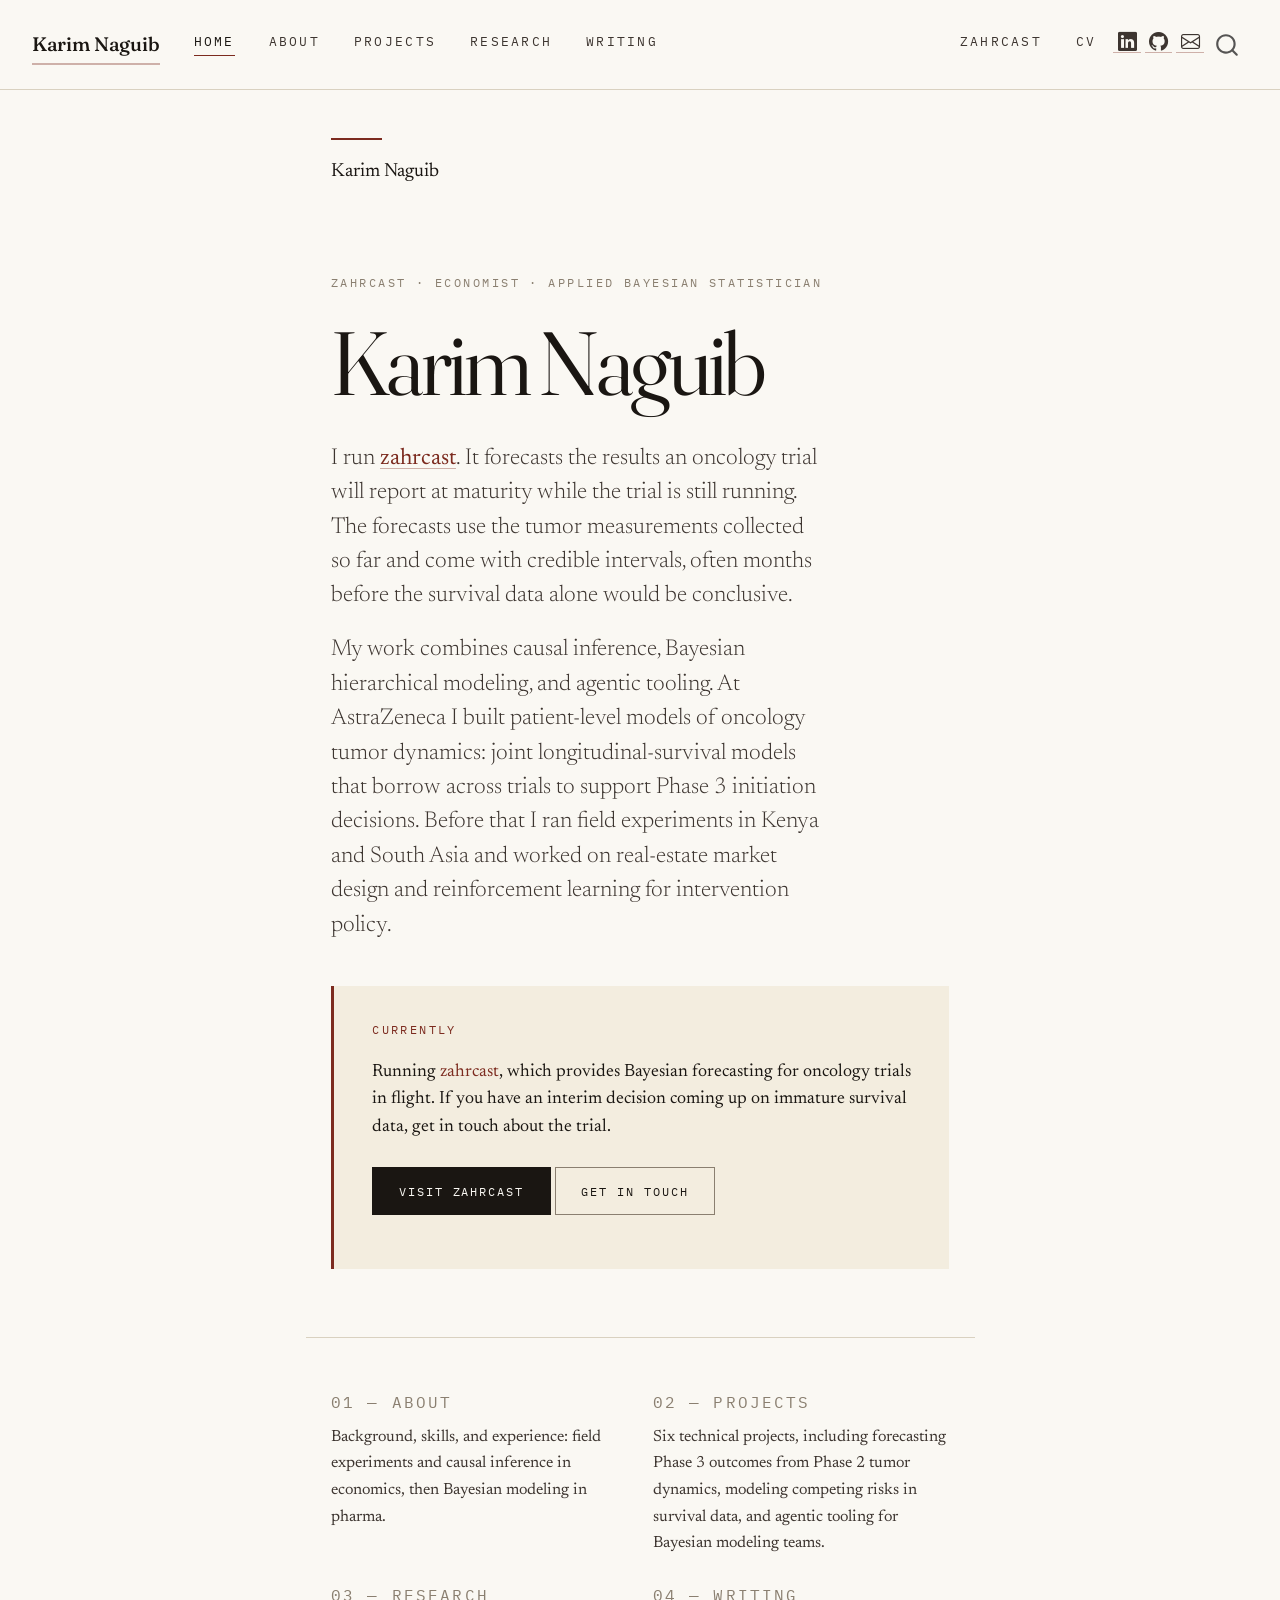
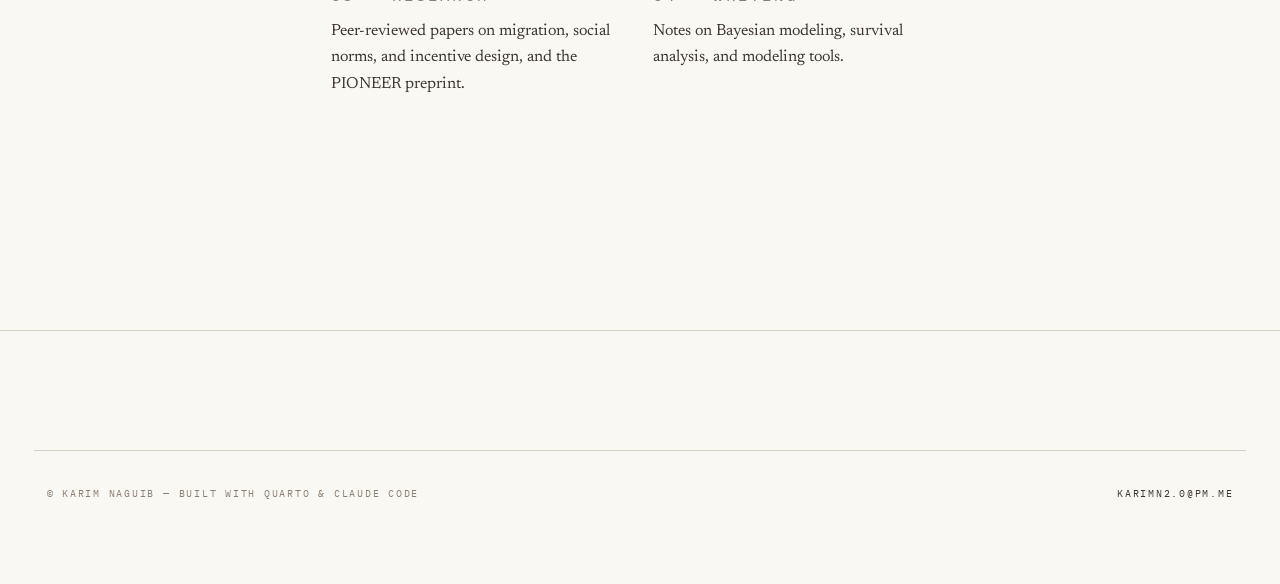
<file: docs/index.html>
<!DOCTYPE html>
<html xmlns="http://www.w3.org/1999/xhtml" lang="en" xml:lang="en"><head>

<meta charset="utf-8">
<meta name="generator" content="quarto-1.10.18">

<meta name="viewport" content="width=device-width, initial-scale=1.0, user-scalable=yes">

<meta name="author" content="Karim Naguib">
<meta name="description" content="Runs zahrcast, which provides Bayesian forecasting for oncology trials in flight. Economist and applied Bayesian statistician; previously built digital-twin models of oncology tumor dynamics at AstraZeneca; earlier work in development economics, real-estate market design, and reinforcement learning.">

<title>Karim Naguib</title>
<style>
/* Default styles provided by pandoc.
** See https://pandoc.org/MANUAL.html#variables-for-html for config info.
*/
span.smallcaps{font-variant: small-caps;}
div.columns{display: flex; gap: 1.5em;}
div.column{flex: auto;}
@media screen {
div.columns{gap: min(4vw, 1.5em);}
div.column{overflow-x: auto;}
}
div.hanging-indent{margin-left: 1.5em; text-indent: -1.5em;}
ul.task-list{list-style: none;}
ul.task-list li input[type="checkbox"] {
  width: 0.8em;
  margin: 0 0.8em 0.2em -1em; /* quarto-specific, see https://github.com/quarto-dev/quarto-cli/issues/4556 */ 
  vertical-align: middle;
}
</style>


<script src="site_libs/quarto-nav/quarto-nav.js"></script>
<script src="site_libs/clipboard/clipboard.min.js"></script>
<script src="site_libs/quarto-search/autocomplete.umd.js"></script>
<script src="site_libs/quarto-search/fuse.min.js"></script>
<script src="site_libs/quarto-search/quarto-search.js"></script>
<meta name="quarto:offset" content="./">
<script src="site_libs/quarto-html/quarto.js" type="module"></script>
<script src="site_libs/quarto-html/tabsets/tabsets.js" type="module"></script>
<script src="site_libs/quarto-html/popper.min.js"></script>
<script src="site_libs/quarto-html/tippy.umd.min.js"></script>
<link href="site_libs/quarto-html/tippy.css" rel="stylesheet">
<link href="site_libs/quarto-html/quarto-syntax-highlighting-18541f3eff00accb5677092917291dfc.css" rel="stylesheet" id="quarto-text-highlighting-styles">
<script src="site_libs/bootstrap/bootstrap.min.js"></script>
<link href="site_libs/bootstrap/bootstrap-icons.css" rel="stylesheet">
<link href="site_libs/bootstrap/bootstrap-c601aa3359de7b6fbf7f2604d4eafb6c.min.css" rel="stylesheet" append-hash="true" id="quarto-bootstrap" data-mode="light">
<script id="quarto-search-options" type="application/json">{
  "location": "navbar",
  "copy-button": false,
  "collapse-after": 3,
  "panel-placement": "end",
  "type": "overlay",
  "limit": 50,
  "keyboard-shortcut": [
    "f",
    "/",
    "s"
  ],
  "show-item-context": false,
  "language": {
    "search-no-results-text": "No results",
    "search-matching-documents-text": "matching documents",
    "search-copy-link-title": "Copy link to search",
    "search-hide-matches-text": "Hide additional matches",
    "search-more-match-text": "more match in this document",
    "search-more-matches-text": "more matches in this document",
    "search-clear-button-title": "Clear",
    "search-text-placeholder": "",
    "search-detached-cancel-button-title": "Cancel",
    "search-submit-button-title": "Submit",
    "search-label": "Search"
  }
}</script>
<script data-goatcounter="https://karimn.goatcounter.com/count" async="" src="//gc.zgo.at/count.js"></script>


<link rel="stylesheet" href="styles.css">
<meta property="og:title" content="Karim Naguib">
<meta property="og:description" content="Runs zahrcast, which provides Bayesian forecasting for oncology trials in flight. Economist and applied Bayesian statistician; previously built digital-twin models of oncology tumor dynamics at AstraZeneca; earlier work in development economics, real-estate market design, and reinforcement learning.">
<meta property="og:image" content="https://karimn.co/og-image.png">
<meta property="og:site_name" content="Karim Naguib">
<meta property="og:image:height" content="630">
<meta property="og:image:width" content="1200">
</head>

<body class="nav-fixed fullcontent quarto-light">

<div id="quarto-search-results"></div>
  <header id="quarto-header" class="headroom fixed-top">
    <nav class="navbar navbar-expand-lg " data-bs-theme="dark">
      <div class="navbar-container container-fluid">
      <div class="navbar-brand-container mx-auto">
    <a class="navbar-brand" href="./index.html">
    <span class="navbar-title">Karim Naguib</span>
    </a>
  </div>
            <div id="quarto-search" class="" title="Search"></div>
          <button class="navbar-toggler" type="button" data-bs-toggle="collapse" data-bs-target="#navbarCollapse" aria-controls="navbarCollapse" role="menu" aria-expanded="false" aria-label="Toggle navigation" onclick="if (window.quartoToggleHeadroom) { window.quartoToggleHeadroom(); }">
  <span class="navbar-toggler-icon"></span>
</button>
          <div class="collapse navbar-collapse" id="navbarCollapse">
            <ul class="navbar-nav navbar-nav-scroll me-auto">
  <li class="nav-item">
    <a class="nav-link active" href="./index.html" aria-current="page"> 
<span class="menu-text">Home</span></a>
  </li>  
  <li class="nav-item">
    <a class="nav-link" href="./about.html"> 
<span class="menu-text">About</span></a>
  </li>  
  <li class="nav-item">
    <a class="nav-link" href="./projects.html"> 
<span class="menu-text">Projects</span></a>
  </li>  
  <li class="nav-item">
    <a class="nav-link" href="./research.html"> 
<span class="menu-text">Research</span></a>
  </li>  
  <li class="nav-item">
    <a class="nav-link" href="./writing/index.html"> 
<span class="menu-text">Writing</span></a>
  </li>  
</ul>
            <ul class="navbar-nav navbar-nav-scroll ms-auto">
  <li class="nav-item">
    <a class="nav-link" href="https://zahrcast.com"> 
<span class="menu-text">zahrcast</span></a>
  </li>  
  <li class="nav-item">
    <a class="nav-link" href="./cv.pdf"> 
<span class="menu-text">CV</span></a>
  </li>  
</ul>
          </div> <!-- /navcollapse -->
            <div class="quarto-navbar-tools tools-wide">
    <a href="https://www.linkedin.com/in/karnag" title="" class="quarto-navigation-tool px-1" aria-label=""><i class="bi bi-linkedin"></i></a>
    <a href="https://www.github.com/karimn" title="" class="quarto-navigation-tool px-1" aria-label=""><i class="bi bi-github"></i></a>
    <a href="mailto:karimn2.0@pm.me" title="" class="quarto-navigation-tool px-1" aria-label=""><i class="bi bi-envelope"></i></a>
</div>
      </div> <!-- /container-fluid -->
    </nav>
</header>
<!-- content -->
<div id="quarto-content" class="quarto-container page-columns page-rows-contents page-layout-article page-navbar">
<!-- sidebar -->
<!-- margin-sidebar -->
    
<!-- main -->
<main class="content" id="quarto-document-content"><header id="title-block-header" class="quarto-title-block"></header>

<header id="title-block-header">

<p class="author">Karim Naguib</p>

</header>


<script type="application/ld+json">
{
  "@context": "https://schema.org",
  "@type": "Person",
  "name": "Karim Naguib",
  "url": "https://karimn.co",
  "email": "mailto:karimn2.0@pm.me",
  "jobTitle": "Principal",
  "worksFor": {
    "@type": "Organization",
    "name": "zahrcast",
    "legalName": "Zahrcast LLC",
    "url": "https://zahrcast.com",
    "description": "Bayesian forecasting for oncology trials in flight."
  },
  "description": "Runs zahrcast, which forecasts the final results of oncology trials from immature interim data using Bayesian joint models of tumor dynamics and survival. Economist and applied Bayesian statistician; previously built patient-level digital-twin models of oncology tumor dynamics at AstraZeneca.",
  "alumniOf": [
    {
      "@type": "Organization",
      "name": "AstraZeneca",
      "description": "Senior Data Scientist, 2023–2026"
    },
    {
      "@type": "CollegeOrUniversity",
      "name": "Boston University",
      "description": "Ph.D. in Economics, 2014"
    },
    {
      "@type": "CollegeOrUniversity",
      "name": "The American University in Cairo",
      "description": "B.S. in Computer Science (Minor: Mathematics), 1999"
    }
  ],
  "knowsAbout": [
    "Bayesian hierarchical modeling",
    "State-space and longitudinal models",
    "Multistate survival analysis and competing risks",
    "Joint longitudinal-survival (digital twin) models",
    "Cross-validation and predictive assessment (LFO-CV, PSIS-LOO)",
    "MCMC diagnostics and prior sensitivity",
    "Causal inference and randomized experiment design",
    "Gaussian processes",
    "Deep reinforcement learning",
    "Reinforcement learning for intervention policy",
    "Oncology clinical trial analytics",
    "Drug development",
    "Real-world evidence integration",
    "Pharmaceutical statistics",
    "Development economics",
    "Health economics",
    "Experimental economics",
    "Field experiments",
    "Stan",
    "R",
    "Julia",
    "Agentic workflows for statistical modeling"
  ],
  "sameAs": [
    "https://github.com/karimn",
    "https://www.linkedin.com/in/karnag"
  ]
}
</script>
<div class="masthead">
<div class="masthead-eyebrow">
<p>zahrcast · Economist · Applied Bayesian Statistician</p>
</div>
<section id="karim-naguib" class="level1">
<h1>Karim Naguib</h1>
<div class="masthead-lede">
<p>I run <a href="https://zahrcast.com">zahrcast</a>. It forecasts the results an oncology trial will report at maturity while the trial is still running. The forecasts use the tumor measurements collected so far and come with credible intervals, often months before the survival data alone would be conclusive.</p>
<p>My work combines causal inference, Bayesian hierarchical modeling, and agentic tooling. At AstraZeneca I built patient-level models of oncology tumor dynamics: joint longitudinal-survival models that borrow across trials to support Phase 3 initiation decisions. Before that I ran field experiments in Kenya and South Asia and worked on real-estate market design and reinforcement learning for intervention policy.</p>
</div>
<div class="availability">
<div class="availability-label">
<p>Currently</p>
</div>
<div class="availability-text">
<p>Running <a href="https://zahrcast.com">zahrcast</a>, which provides Bayesian forecasting for oncology trials in flight. If you have an interim decision coming up on immature survival data, get in touch about the trial.</p>
</div>
<div class="availability-cta">
<p><a href="https://zahrcast.com" class="btn">Visit zahrcast</a> <a href="mailto:karim.naguib@zahrcast.com" class="btn btn-ghost">Get in touch</a></p>
</div>
</div>
</section>
</div>
<div class="signposts">
<div class="signpost">
<div class="signpost-label">
<p><a href="./about.html">01 — About</a></p>
</div>
<p>Background, skills, and experience: field experiments and causal inference in economics, then Bayesian modeling in pharma.</p>
</div>
<div class="signpost">
<div class="signpost-label">
<p><a href="./projects.html">02 — Projects</a></p>
</div>
<p>Six technical projects, including forecasting Phase 3 outcomes from Phase 2 tumor dynamics, modeling competing risks in survival data, and agentic tooling for Bayesian modeling teams.</p>
</div>
<div class="signpost">
<div class="signpost-label">
<p><a href="./research.html">03 — Research</a></p>
</div>
<p>Peer-reviewed papers on migration, social norms, and incentive design, and the PIONEER preprint.</p>
</div>
<div class="signpost">
<div class="signpost-label">
<p><a href="./writing/index.html">04 — Writing</a></p>
</div>
<p>Notes on Bayesian modeling, survival analysis, and modeling tools.</p>
</div>
</div>



</main> <!-- /main -->
<script id="quarto-html-after-body" type="application/javascript">
  window.document.addEventListener("DOMContentLoaded", function (event) {
    const isCodeAnnotation = (el) => {
      for (const clz of el.classList) {
        if (clz.startsWith('code-annotation-')) {                     
          return true;
        }
      }
      return false;
    }
    const onCopySuccess = function(e) {
      // button target
      const button = e.trigger;
      // don't keep focus
      button.blur();
      // flash "checked"
      button.classList.add('code-copy-button-checked');
      var currentTitle = button.getAttribute("title");
      button.setAttribute("title", "Copied!");
      let tooltip;
      if (window.bootstrap) {
        button.setAttribute("data-bs-toggle", "tooltip");
        button.setAttribute("data-bs-placement", "left");
        button.setAttribute("data-bs-title", "Copied!");
        tooltip = new bootstrap.Tooltip(button, 
          { trigger: "manual", 
            customClass: "code-copy-button-tooltip",
            offset: [0, -8]});
        tooltip.show();    
      }
      setTimeout(function() {
        if (tooltip) {
          tooltip.hide();
          button.removeAttribute("data-bs-title");
          button.removeAttribute("data-bs-toggle");
          button.removeAttribute("data-bs-placement");
        }
        button.setAttribute("title", currentTitle);
        button.classList.remove('code-copy-button-checked');
      }, 1000);
      // clear code selection
      e.clearSelection();
    }
    const getTextToCopy = function(trigger) {
      const outerScaffold = trigger.parentElement.cloneNode(true);
      const codeEl = outerScaffold.querySelector('code');
      for (const childEl of codeEl.children) {
        if (isCodeAnnotation(childEl)) {
          childEl.remove();
        }
      }
      return codeEl.innerText;
    }
    const clipboard = new window.ClipboardJS('.code-copy-button:not([data-in-quarto-modal])', {
      text: getTextToCopy
    });
    clipboard.on('success', onCopySuccess);
    if (window.document.getElementById('quarto-embedded-source-code-modal')) {
      const clipboardModal = new window.ClipboardJS('.code-copy-button[data-in-quarto-modal]', {
        text: getTextToCopy,
        container: window.document.getElementById('quarto-embedded-source-code-modal')
      });
      clipboardModal.on('success', onCopySuccess);
    }
      var localhostRegex = new RegExp(/^(?:http|https):\/\/localhost\:?[0-9]*\//);
      var mailtoRegex = new RegExp(/^mailto:/);
        var filterRegex = new RegExp("https:\/\/karimn\.co");
      var isInternal = (href) => {
          return filterRegex.test(href) || localhostRegex.test(href) || mailtoRegex.test(href);
      }
      // Inspect non-navigation links and adorn them if external
     var links = window.document.querySelectorAll('a[href]:not(.nav-link):not(.navbar-brand):not(.toc-action):not(.sidebar-link):not(.sidebar-item-toggle):not(.pagination-link):not(.no-external):not([aria-hidden]):not(.dropdown-item):not(.quarto-navigation-tool):not(.about-link)');
      for (var i=0; i<links.length; i++) {
        const link = links[i];
        if (!isInternal(link.href)) {
          // undo the damage that might have been done by quarto-nav.js in the case of
          // links that we want to consider external
          if (link.dataset.originalHref !== undefined) {
            link.href = link.dataset.originalHref;
          }
        }
      }
    function tippyHover(el, contentFn, onTriggerFn, onUntriggerFn) {
      const config = {
        allowHTML: true,
        maxWidth: 500,
        delay: 100,
        arrow: false,
        appendTo: function(el) {
            return el.parentElement;
        },
        interactive: true,
        interactiveBorder: 10,
        theme: 'quarto',
        placement: 'bottom-start',
      };
      if (contentFn) {
        config.content = contentFn;
      }
      if (onTriggerFn) {
        config.onTrigger = onTriggerFn;
      }
      if (onUntriggerFn) {
        config.onUntrigger = onUntriggerFn;
      }
      window.tippy(el, config); 
    }
    const noterefs = window.document.querySelectorAll('a[role="doc-noteref"]');
    for (var i=0; i<noterefs.length; i++) {
      const ref = noterefs[i];
      tippyHover(ref, function() {
        // use id or data attribute instead here
        let href = ref.getAttribute('data-footnote-href') || ref.getAttribute('href');
        try { href = new URL(href).hash; } catch {}
        const id = href.replace(/^#\/?/, "");
        const note = window.document.getElementById(id);
        if (note) {
          return note.innerHTML;
        } else {
          return "";
        }
      });
    }
    const xrefs = window.document.querySelectorAll('a.quarto-xref');
    const processXRef = (id, note) => {
      // Strip column container classes
      const stripColumnClz = (el) => {
        el.classList.remove("page-full", "page-columns");
        if (el.children) {
          for (const child of el.children) {
            stripColumnClz(child);
          }
        }
      }
      stripColumnClz(note)
      if (id === null || id.startsWith('sec-')) {
        // Special case sections, only their first couple elements
        const container = document.createElement("div");
        if (note.children && note.children.length > 2) {
          container.appendChild(note.children[0].cloneNode(true));
          for (let i = 1; i < note.children.length; i++) {
            const child = note.children[i];
            if (child.tagName === "P" && child.innerText === "") {
              continue;
            } else {
              container.appendChild(child.cloneNode(true));
              break;
            }
          }
          if (window.Quarto?.typesetMath) {
            window.Quarto.typesetMath(container);
          }
          return container.innerHTML
        } else {
          if (window.Quarto?.typesetMath) {
            window.Quarto.typesetMath(note);
          }
          return note.innerHTML;
        }
      } else {
        // Remove any anchor links if they are present
        const anchorLink = note.querySelector('a.anchorjs-link');
        if (anchorLink) {
          anchorLink.remove();
        }
        if (window.Quarto?.typesetMath) {
          window.Quarto.typesetMath(note);
        }
        if (note.classList.contains("callout")) {
          return note.outerHTML;
        } else {
          return note.innerHTML;
        }
      }
    }
    for (var i=0; i<xrefs.length; i++) {
      const xref = xrefs[i];
      tippyHover(xref, undefined, function(instance) {
        instance.disable();
        let url = xref.getAttribute('href');
        let hash = undefined; 
        if (url.startsWith('#')) {
          hash = url;
        } else {
          try { hash = new URL(url).hash; } catch {}
        }
        if (hash) {
          const id = hash.replace(/^#\/?/, "");
          const note = window.document.getElementById(id);
          if (note !== null) {
            try {
              const html = processXRef(id, note.cloneNode(true));
              instance.setContent(html);
            } finally {
              instance.enable();
              instance.show();
            }
          } else {
            // See if we can fetch this
            fetch(url.split('#')[0])
            .then(res => res.text())
            .then(html => {
              const parser = new DOMParser();
              const htmlDoc = parser.parseFromString(html, "text/html");
              const note = htmlDoc.getElementById(id);
              if (note !== null) {
                const html = processXRef(id, note);
                instance.setContent(html);
              } 
            }).finally(() => {
              instance.enable();
              instance.show();
            });
          }
        } else {
          // See if we can fetch a full url (with no hash to target)
          // This is a special case and we should probably do some content thinning / targeting
          fetch(url)
          .then(res => res.text())
          .then(html => {
            const parser = new DOMParser();
            const htmlDoc = parser.parseFromString(html, "text/html");
            const note = htmlDoc.querySelector('main.content');
            if (note !== null) {
              // This should only happen for chapter cross references
              // (since there is no id in the URL)
              // remove the first header
              if (note.children.length > 0 && note.children[0].tagName === "HEADER") {
                note.children[0].remove();
              }
              const html = processXRef(null, note);
              instance.setContent(html);
            } 
          }).finally(() => {
            instance.enable();
            instance.show();
          });
        }
      }, function(instance) {
      });
    }
        let selectedAnnoteEl;
        const selectorForAnnotation = ( cell, annotation) => {
          let cellAttr = 'data-code-cell="' + cell + '"';
          let lineAttr = 'data-code-annotation="' +  annotation + '"';
          const selector = 'span[' + cellAttr + '][' + lineAttr + ']';
          return selector;
        }
        const selectCodeLines = (annoteEl) => {
          const doc = window.document;
          const targetCell = annoteEl.getAttribute("data-target-cell");
          const targetAnnotation = annoteEl.getAttribute("data-target-annotation");
          const annoteSpan = window.document.querySelector(selectorForAnnotation(targetCell, targetAnnotation));
          const lines = annoteSpan.getAttribute("data-code-lines").split(",");
          const lineIds = lines.map((line) => {
            return targetCell + "-" + line;
          })
          let top = null;
          let height = null;
          let parent = null;
          if (lineIds.length > 0) {
              //compute the position of the single el (top and bottom and make a div)
              const el = window.document.getElementById(lineIds[0]);
              top = el.offsetTop;
              height = el.offsetHeight;
              parent = el.parentElement.parentElement;
            if (lineIds.length > 1) {
              const lastEl = window.document.getElementById(lineIds[lineIds.length - 1]);
              const bottom = lastEl.offsetTop + lastEl.offsetHeight;
              height = bottom - top;
            }
            if (top !== null && height !== null && parent !== null) {
              // cook up a div (if necessary) and position it 
              let div = window.document.getElementById("code-annotation-line-highlight");
              if (div === null) {
                div = window.document.createElement("div");
                div.setAttribute("id", "code-annotation-line-highlight");
                div.style.position = 'absolute';
                parent.appendChild(div);
              }
              div.style.top = top - 2 + "px";
              div.style.height = height + 4 + "px";
              div.style.left = 0;
              let gutterDiv = window.document.getElementById("code-annotation-line-highlight-gutter");
              if (gutterDiv === null) {
                gutterDiv = window.document.createElement("div");
                gutterDiv.setAttribute("id", "code-annotation-line-highlight-gutter");
                gutterDiv.style.position = 'absolute';
                const codeCell = window.document.getElementById(targetCell);
                const gutter = codeCell.querySelector('.code-annotation-gutter');
                gutter.appendChild(gutterDiv);
              }
              gutterDiv.style.top = top - 2 + "px";
              gutterDiv.style.height = height + 4 + "px";
            }
            selectedAnnoteEl = annoteEl;
          }
        };
        const unselectCodeLines = () => {
          const elementsIds = ["code-annotation-line-highlight", "code-annotation-line-highlight-gutter"];
          elementsIds.forEach((elId) => {
            const div = window.document.getElementById(elId);
            if (div) {
              div.remove();
            }
          });
          selectedAnnoteEl = undefined;
        };
          // Handle positioning of the toggle
      window.addEventListener(
        "resize",
        throttle(() => {
          elRect = undefined;
          if (selectedAnnoteEl) {
            selectCodeLines(selectedAnnoteEl);
          }
        }, 10)
      );
      function throttle(fn, ms) {
      let throttle = false;
      let timer;
        return (...args) => {
          if(!throttle) { // first call gets through
              fn.apply(this, args);
              throttle = true;
          } else { // all the others get throttled
              if(timer) clearTimeout(timer); // cancel #2
              timer = setTimeout(() => {
                fn.apply(this, args);
                timer = throttle = false;
              }, ms);
          }
        };
      }
        // Attach click handler to the DT
        const annoteDls = window.document.querySelectorAll('dt[data-target-cell]');
        for (const annoteDlNode of annoteDls) {
          annoteDlNode.addEventListener('click', (event) => {
            const clickedEl = event.target;
            if (clickedEl !== selectedAnnoteEl) {
              unselectCodeLines();
              const activeEl = window.document.querySelector('dt[data-target-cell].code-annotation-active');
              if (activeEl) {
                activeEl.classList.remove('code-annotation-active');
              }
              selectCodeLines(clickedEl);
              clickedEl.classList.add('code-annotation-active');
            } else {
              // Unselect the line
              unselectCodeLines();
              clickedEl.classList.remove('code-annotation-active');
            }
          });
        }
    const findCites = (el) => {
      const parentEl = el.parentElement;
      if (parentEl) {
        const cites = parentEl.dataset.cites;
        if (cites) {
          return {
            el,
            cites: cites.split(' ')
          };
        } else {
          return findCites(el.parentElement)
        }
      } else {
        return undefined;
      }
    };
    var bibliorefs = window.document.querySelectorAll('a[role="doc-biblioref"]');
    for (var i=0; i<bibliorefs.length; i++) {
      const ref = bibliorefs[i];
      const citeInfo = findCites(ref);
      if (citeInfo) {
        tippyHover(citeInfo.el, function() {
          var popup = window.document.createElement('div');
          citeInfo.cites.forEach(function(cite) {
            var citeDiv = window.document.createElement('div');
            citeDiv.classList.add('hanging-indent');
            citeDiv.classList.add('csl-entry');
            var biblioDiv = window.document.getElementById('ref-' + cite);
            if (biblioDiv) {
              citeDiv.innerHTML = biblioDiv.innerHTML;
            }
            popup.appendChild(citeDiv);
          });
          return popup.innerHTML;
        });
      }
    }
  });
  </script>
</div> <!-- /content -->
<footer class="footer">
  <div class="nav-footer">
    <div class="nav-footer-left">
<p>© Karim Naguib — Built with Quarto &amp; Claude Code</p>
</div>   
    <div class="nav-footer-center">
      &nbsp;
    </div>
    <div class="nav-footer-right">
<p><a href="mailto:karimn2.0@pm.me">karimn2.0@pm.me</a></p>
</div>
  </div>
</footer>




</body></html>
</file>
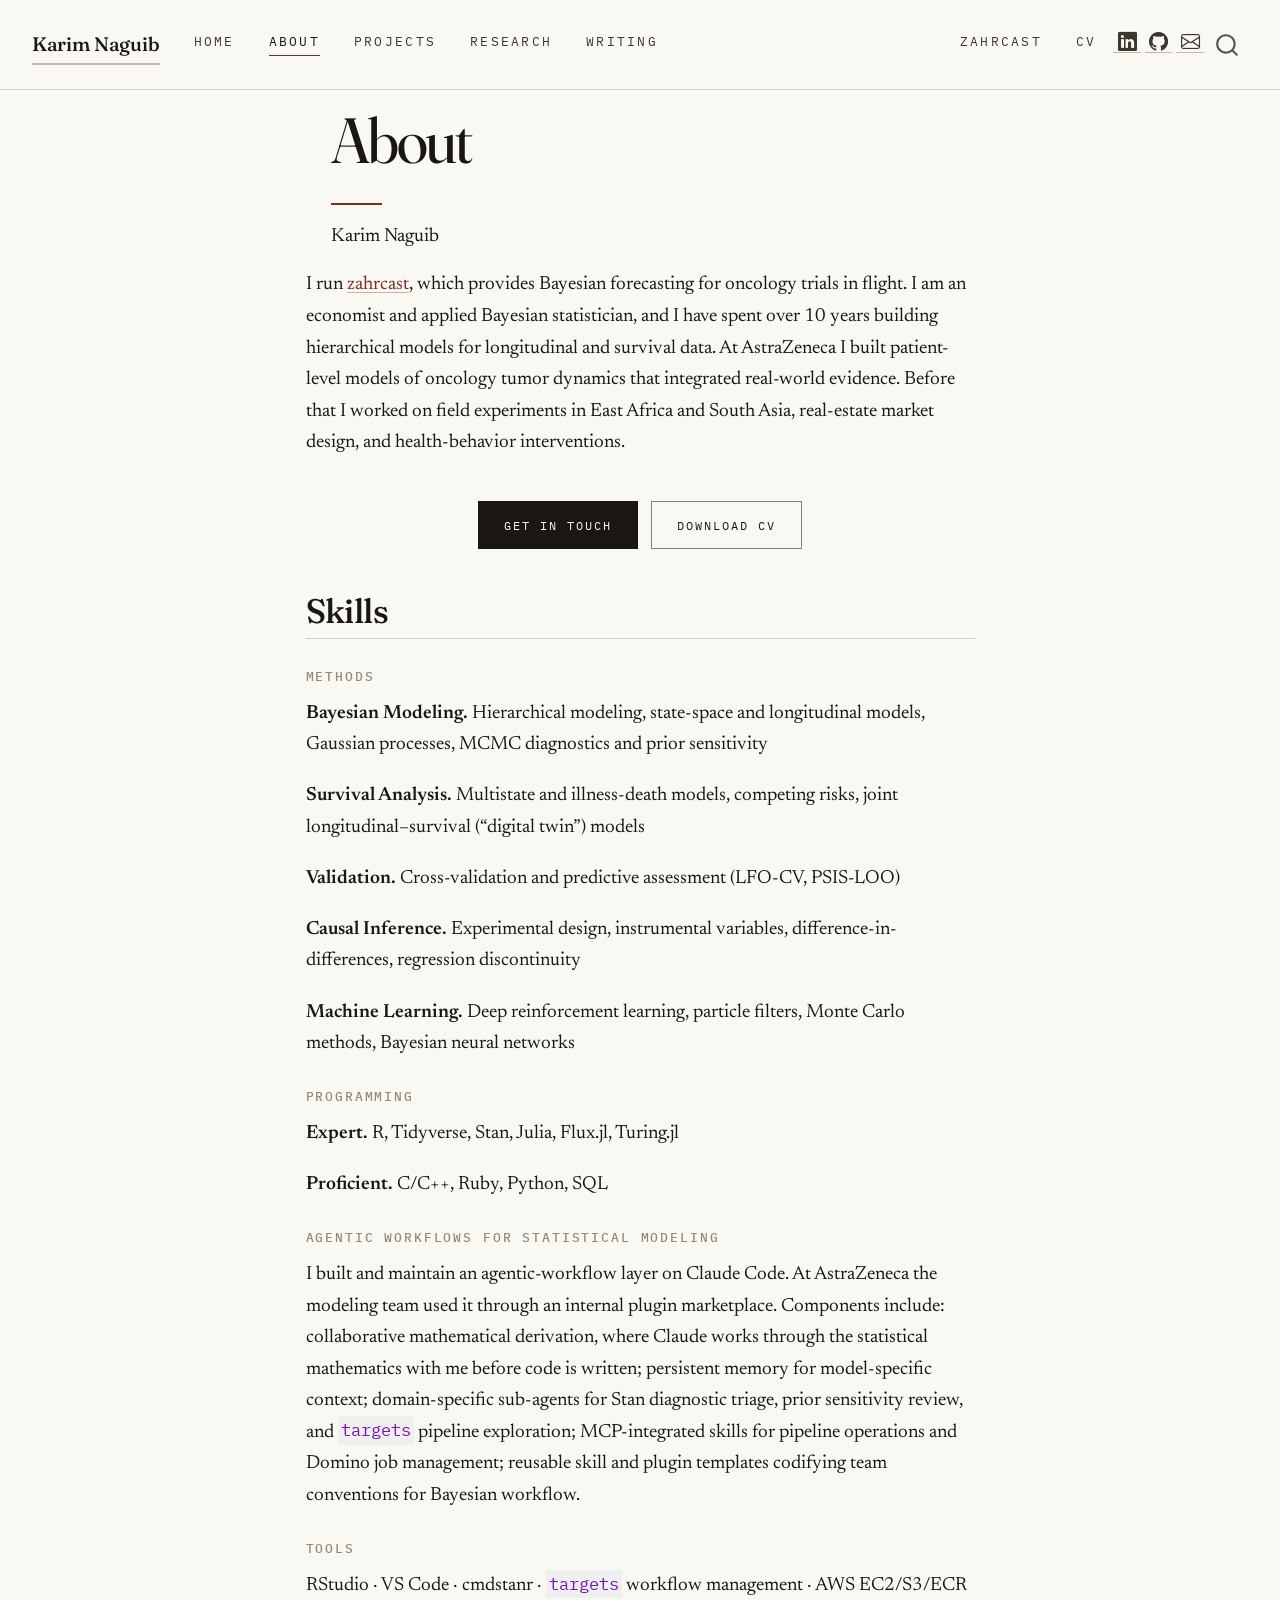
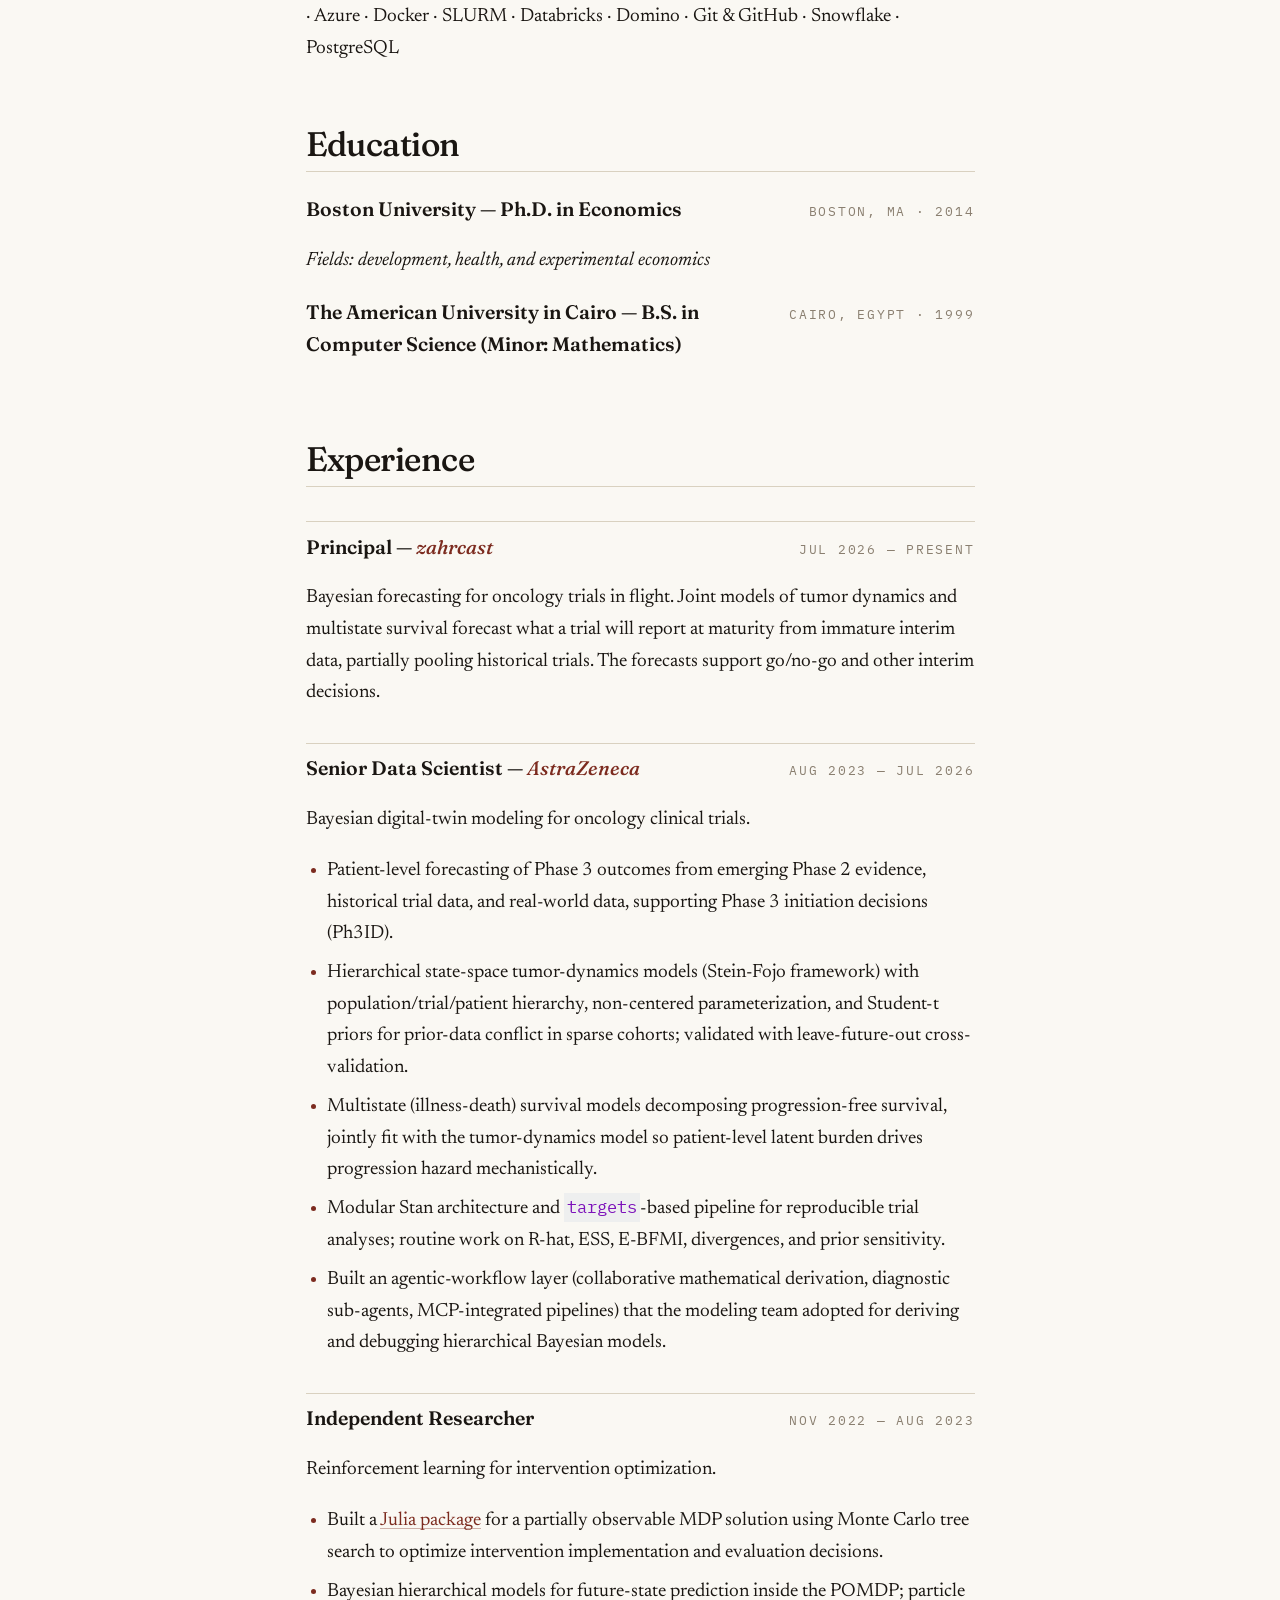
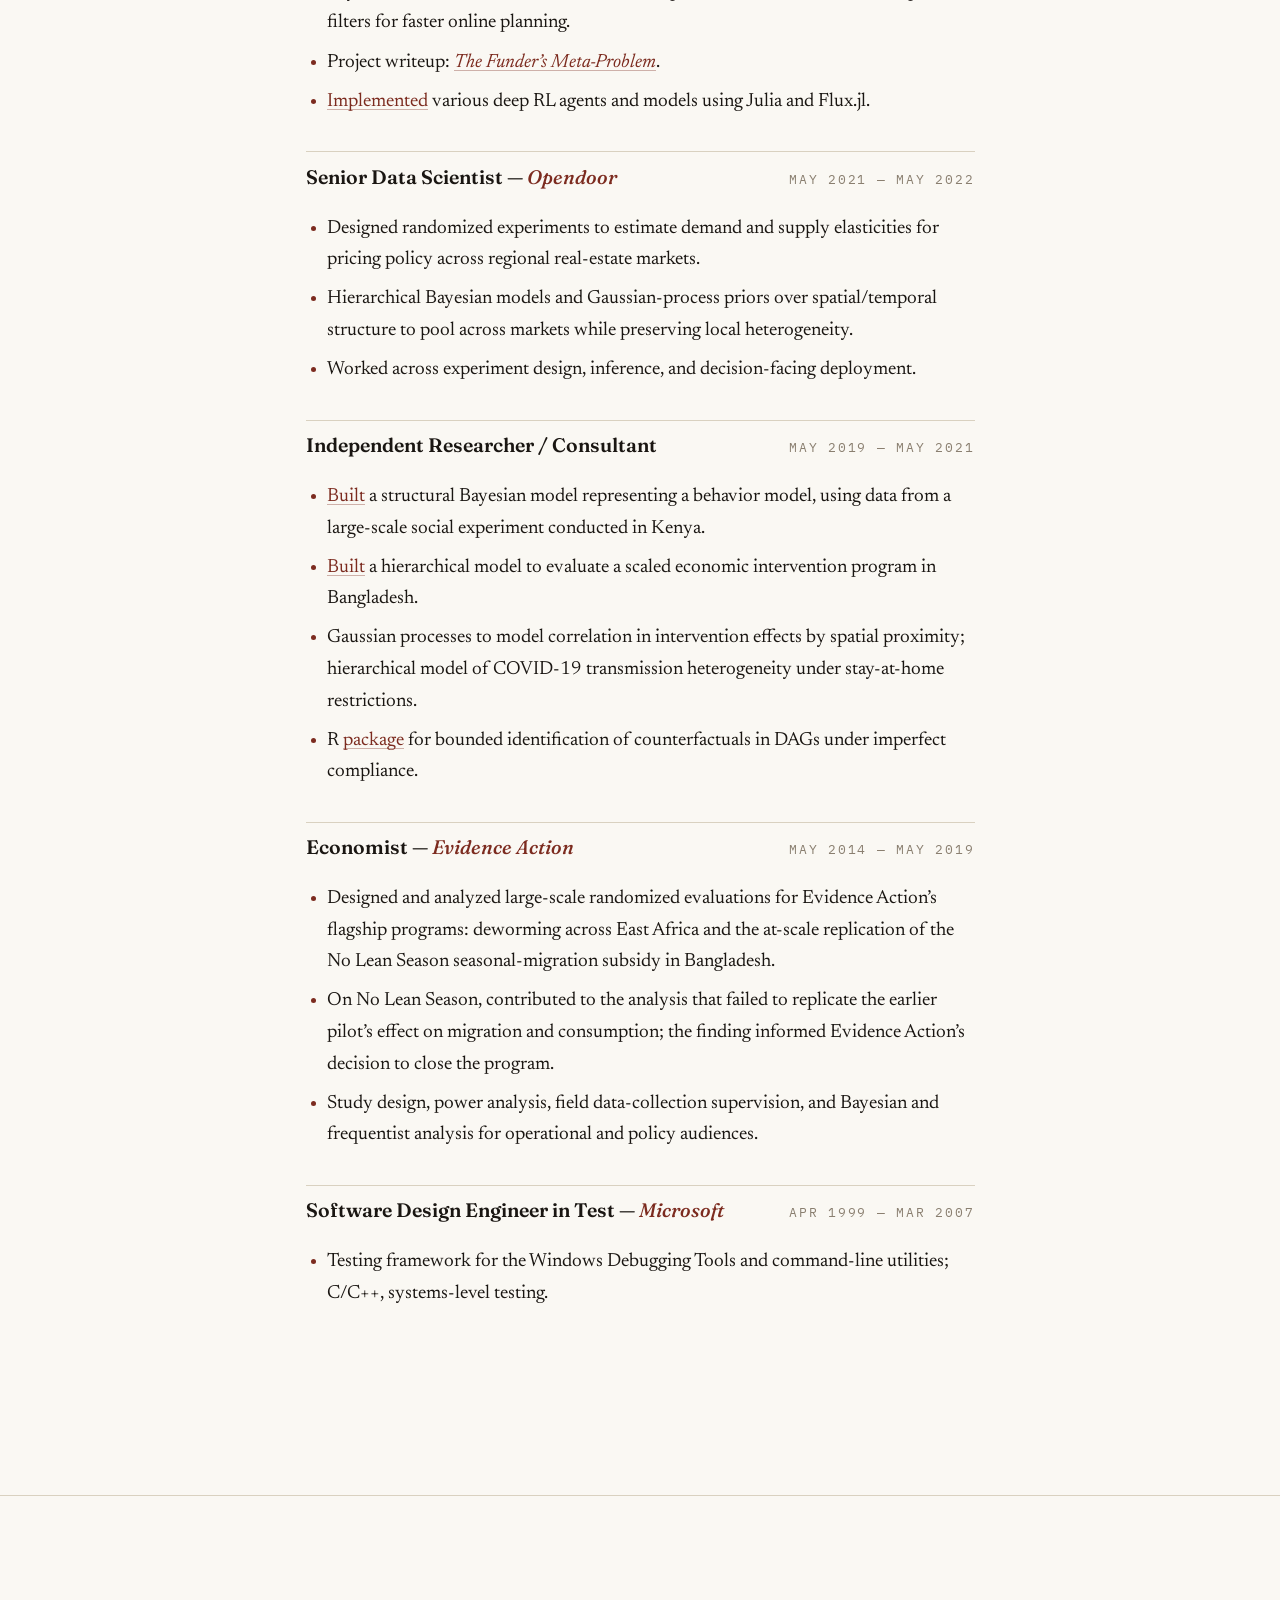
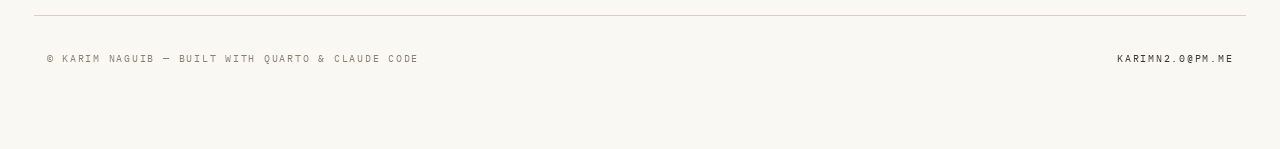
<file: docs/about.html>
<!DOCTYPE html>
<html xmlns="http://www.w3.org/1999/xhtml" lang="en" xml:lang="en"><head>

<meta charset="utf-8">
<meta name="generator" content="quarto-1.10.18">

<meta name="viewport" content="width=device-width, initial-scale=1.0, user-scalable=yes">

<meta name="author" content="Karim Naguib">
<meta name="description" content="Bio, skills, and professional experience. Runs zahrcast; economist and applied Bayesian statistician building hierarchical models for longitudinal and survival data.">

<title>About – Karim Naguib</title>
<style>
/* Default styles provided by pandoc.
** See https://pandoc.org/MANUAL.html#variables-for-html for config info.
*/
span.smallcaps{font-variant: small-caps;}
div.columns{display: flex; gap: 1.5em;}
div.column{flex: auto;}
@media screen {
div.columns{gap: min(4vw, 1.5em);}
div.column{overflow-x: auto;}
}
div.hanging-indent{margin-left: 1.5em; text-indent: -1.5em;}
ul.task-list{list-style: none;}
ul.task-list li input[type="checkbox"] {
  width: 0.8em;
  margin: 0 0.8em 0.2em -1em; /* quarto-specific, see https://github.com/quarto-dev/quarto-cli/issues/4556 */ 
  vertical-align: middle;
}
</style>


<script src="site_libs/quarto-nav/quarto-nav.js"></script>
<script src="site_libs/clipboard/clipboard.min.js"></script>
<script src="site_libs/quarto-search/autocomplete.umd.js"></script>
<script src="site_libs/quarto-search/fuse.min.js"></script>
<script src="site_libs/quarto-search/quarto-search.js"></script>
<meta name="quarto:offset" content="./">
<script src="site_libs/quarto-html/quarto.js" type="module"></script>
<script src="site_libs/quarto-html/tabsets/tabsets.js" type="module"></script>
<script src="site_libs/quarto-html/popper.min.js"></script>
<script src="site_libs/quarto-html/tippy.umd.min.js"></script>
<link href="site_libs/quarto-html/tippy.css" rel="stylesheet">
<link href="site_libs/quarto-html/quarto-syntax-highlighting-18541f3eff00accb5677092917291dfc.css" rel="stylesheet" id="quarto-text-highlighting-styles">
<script src="site_libs/bootstrap/bootstrap.min.js"></script>
<link href="site_libs/bootstrap/bootstrap-icons.css" rel="stylesheet">
<link href="site_libs/bootstrap/bootstrap-c601aa3359de7b6fbf7f2604d4eafb6c.min.css" rel="stylesheet" append-hash="true" id="quarto-bootstrap" data-mode="light">
<script id="quarto-search-options" type="application/json">{
  "location": "navbar",
  "copy-button": false,
  "collapse-after": 3,
  "panel-placement": "end",
  "type": "overlay",
  "limit": 50,
  "keyboard-shortcut": [
    "f",
    "/",
    "s"
  ],
  "show-item-context": false,
  "language": {
    "search-no-results-text": "No results",
    "search-matching-documents-text": "matching documents",
    "search-copy-link-title": "Copy link to search",
    "search-hide-matches-text": "Hide additional matches",
    "search-more-match-text": "more match in this document",
    "search-more-matches-text": "more matches in this document",
    "search-clear-button-title": "Clear",
    "search-text-placeholder": "",
    "search-detached-cancel-button-title": "Cancel",
    "search-submit-button-title": "Submit",
    "search-label": "Search"
  }
}</script>
<script data-goatcounter="https://karimn.goatcounter.com/count" async="" src="//gc.zgo.at/count.js"></script>


<link rel="stylesheet" href="styles.css">
<meta property="og:title" content="About – Karim Naguib">
<meta property="og:description" content="Bio, skills, and professional experience. Runs zahrcast; economist and applied Bayesian statistician building hierarchical models for longitudinal and survival data.">
<meta property="og:image" content="https://karimn.co/og-image.png">
<meta property="og:site_name" content="Karim Naguib">
<meta property="og:image:height" content="630">
<meta property="og:image:width" content="1200">
</head>

<body class="nav-fixed fullcontent quarto-light">

<div id="quarto-search-results"></div>
  <header id="quarto-header" class="headroom fixed-top">
    <nav class="navbar navbar-expand-lg " data-bs-theme="dark">
      <div class="navbar-container container-fluid">
      <div class="navbar-brand-container mx-auto">
    <a class="navbar-brand" href="./index.html">
    <span class="navbar-title">Karim Naguib</span>
    </a>
  </div>
            <div id="quarto-search" class="" title="Search"></div>
          <button class="navbar-toggler" type="button" data-bs-toggle="collapse" data-bs-target="#navbarCollapse" aria-controls="navbarCollapse" role="menu" aria-expanded="false" aria-label="Toggle navigation" onclick="if (window.quartoToggleHeadroom) { window.quartoToggleHeadroom(); }">
  <span class="navbar-toggler-icon"></span>
</button>
          <div class="collapse navbar-collapse" id="navbarCollapse">
            <ul class="navbar-nav navbar-nav-scroll me-auto">
  <li class="nav-item">
    <a class="nav-link" href="./index.html"> 
<span class="menu-text">Home</span></a>
  </li>  
  <li class="nav-item">
    <a class="nav-link active" href="./about.html" aria-current="page"> 
<span class="menu-text">About</span></a>
  </li>  
  <li class="nav-item">
    <a class="nav-link" href="./projects.html"> 
<span class="menu-text">Projects</span></a>
  </li>  
  <li class="nav-item">
    <a class="nav-link" href="./research.html"> 
<span class="menu-text">Research</span></a>
  </li>  
  <li class="nav-item">
    <a class="nav-link" href="./writing/index.html"> 
<span class="menu-text">Writing</span></a>
  </li>  
</ul>
            <ul class="navbar-nav navbar-nav-scroll ms-auto">
  <li class="nav-item">
    <a class="nav-link" href="https://zahrcast.com"> 
<span class="menu-text">zahrcast</span></a>
  </li>  
  <li class="nav-item">
    <a class="nav-link" href="./cv.pdf"> 
<span class="menu-text">CV</span></a>
  </li>  
</ul>
          </div> <!-- /navcollapse -->
            <div class="quarto-navbar-tools tools-wide">
    <a href="https://www.linkedin.com/in/karnag" title="" class="quarto-navigation-tool px-1" aria-label=""><i class="bi bi-linkedin"></i></a>
    <a href="https://www.github.com/karimn" title="" class="quarto-navigation-tool px-1" aria-label=""><i class="bi bi-github"></i></a>
    <a href="mailto:karimn2.0@pm.me" title="" class="quarto-navigation-tool px-1" aria-label=""><i class="bi bi-envelope"></i></a>
</div>
      </div> <!-- /container-fluid -->
    </nav>
</header>
<!-- content -->
<div id="quarto-content" class="quarto-container page-columns page-rows-contents page-layout-article page-navbar">
<!-- sidebar -->
<!-- margin-sidebar -->
    
<!-- main -->
<main class="content" id="quarto-document-content"><header id="title-block-header" class="quarto-title-block"><h1 class="title display-7">About</h1></header>

<header id="title-block-header">

<p class="author">Karim Naguib</p>

</header>


<p>I run <a href="https://zahrcast.com">zahrcast</a>, which provides Bayesian forecasting for oncology trials in flight. I am an economist and applied Bayesian statistician, and I have spent over 10 years building hierarchical models for longitudinal and survival data. At AstraZeneca I built patient-level models of oncology tumor dynamics that integrated real-world evidence. Before that I worked on field experiments in East Africa and South Asia, real-estate market design, and health-behavior interventions.</p>
<div class="text-center" style="margin: 2.5rem 0;">
<p><a href="mailto:karimn2.0@pm.me" class="btn">Get in touch</a> <a href="cv.pdf" class="btn btn-ghost">Download CV</a></p>
</div>
<section id="skills" class="level2">
<h2 data-anchor-id="skills">Skills</h2>
<section id="methods" class="level4">
<h4 data-anchor-id="methods">Methods</h4>
<p><strong>Bayesian Modeling.</strong> Hierarchical modeling, state-space and longitudinal models, Gaussian processes, MCMC diagnostics and prior sensitivity</p>
<p><strong>Survival Analysis.</strong> Multistate and illness-death models, competing risks, joint longitudinal–survival (“digital twin”) models</p>
<p><strong>Validation.</strong> Cross-validation and predictive assessment (LFO-CV, PSIS-LOO)</p>
<p><strong>Causal Inference.</strong> Experimental design, instrumental variables, difference-in-differences, regression discontinuity</p>
<p><strong>Machine Learning.</strong> Deep reinforcement learning, particle filters, Monte Carlo methods, Bayesian neural networks</p>
</section>
<section id="programming" class="level4">
<h4 data-anchor-id="programming">Programming</h4>
<p><strong>Expert.</strong> R, Tidyverse, Stan, Julia, Flux.jl, Turing.jl</p>
<p><strong>Proficient.</strong> C/C++, Ruby, Python, SQL</p>
</section>
<section id="agentic-workflows-for-statistical-modeling" class="level4">
<h4 data-anchor-id="agentic-workflows-for-statistical-modeling">Agentic Workflows for Statistical Modeling</h4>
<p>I built and maintain an agentic-workflow layer on Claude Code. At AstraZeneca the modeling team used it through an internal plugin marketplace. Components include: collaborative mathematical derivation, where Claude works through the statistical mathematics with me before code is written; persistent memory for model-specific context; domain-specific sub-agents for Stan diagnostic triage, prior sensitivity review, and <code>targets</code> pipeline exploration; MCP-integrated skills for pipeline operations and Domino job management; reusable skill and plugin templates codifying team conventions for Bayesian workflow.</p>
</section>
<section id="tools" class="level4">
<h4 data-anchor-id="tools">Tools</h4>
<p>RStudio · VS Code · cmdstanr · <code>targets</code> workflow management · AWS EC2/S3/ECR · Azure · Docker · SLURM · Databricks · Domino · Git &amp; GitHub · Snowflake · PostgreSQL</p>
</section>
</section>
<section id="education" class="level2">
<h2 data-anchor-id="education">Education</h2>
<div class="education">
<div class="d-flex justify-content-between">
<div>
<p><strong>Boston University</strong> — Ph.D.&nbsp;in Economics</p>
</div>
<div class="text-end">
<p>Boston, MA · 2014</p>
</div>
</div>
<p><em>Fields: development, health, and experimental economics</em></p>
<div class="d-flex justify-content-between">
<div>
<p><strong>The American University in Cairo</strong> — B.S. in Computer Science (Minor: Mathematics)</p>
</div>
<div class="text-end">
<p>Cairo, Egypt · 1999</p>
</div>
</div>
</div>
</section>
<section id="experience" class="level2">
<h2 data-anchor-id="experience">Experience</h2>
<div class="d-flex justify-content-between">
<div>
<p>Principal — <em>zahrcast</em></p>
</div>
<div class="text-end">
<p>Jul 2026 — present</p>
</div>
</div>
<p>Bayesian forecasting for oncology trials in flight. Joint models of tumor dynamics and multistate survival forecast what a trial will report at maturity from immature interim data, partially pooling historical trials. The forecasts support go/no-go and other interim decisions.</p>
<div class="d-flex justify-content-between">
<div>
<p>Senior Data Scientist — <em>AstraZeneca</em></p>
</div>
<div class="text-end">
<p>Aug 2023 — Jul 2026</p>
</div>
</div>
<p>Bayesian digital-twin modeling for oncology clinical trials.</p>
<ul>
<li>Patient-level forecasting of Phase 3 outcomes from emerging Phase 2 evidence, historical trial data, and real-world data, supporting Phase 3 initiation decisions (Ph3ID).</li>
<li>Hierarchical state-space tumor-dynamics models (Stein-Fojo framework) with population/trial/patient hierarchy, non-centered parameterization, and Student-t priors for prior-data conflict in sparse cohorts; validated with leave-future-out cross-validation.</li>
<li>Multistate (illness-death) survival models decomposing progression-free survival, jointly fit with the tumor-dynamics model so patient-level latent burden drives progression hazard mechanistically.</li>
<li>Modular Stan architecture and <code>targets</code>-based pipeline for reproducible trial analyses; routine work on R-hat, ESS, E-BFMI, divergences, and prior sensitivity.</li>
<li>Built an agentic-workflow layer (collaborative mathematical derivation, diagnostic sub-agents, MCP-integrated pipelines) that the modeling team adopted for deriving and debugging hierarchical Bayesian models.</li>
</ul>
<div class="d-flex justify-content-between">
<div>
<p>Independent Researcher</p>
</div>
<div class="text-end">
<p>Nov 2022 — Aug 2023</p>
</div>
</div>
<p>Reinforcement learning for intervention optimization.</p>
<ul>
<li>Built a <a href="https://www.github.com/karimn/FundingPOMDPs.jl">Julia package</a> for a partially observable MDP solution using Monte Carlo tree search to optimize intervention implementation and evaluation decisions.</li>
<li>Bayesian hierarchical models for future-state prediction inside the POMDP; particle filters for faster online planning.</li>
<li>Project writeup: <a href="https://karimn.co/effective-funding/funder-meta-problem-1.html"><em>The Funder’s Meta-Problem</em></a>.</li>
<li><a href="https://github.com/karimn/grokking-drl">Implemented</a> various deep RL agents and models using Julia and Flux.jl.</li>
</ul>
<div class="d-flex justify-content-between">
<div>
<p>Senior Data Scientist — <em>Opendoor</em></p>
</div>
<div class="text-end">
<p>May 2021 — May 2022</p>
</div>
</div>
<ul>
<li>Designed randomized experiments to estimate demand and supply elasticities for pricing policy across regional real-estate markets.</li>
<li>Hierarchical Bayesian models and Gaussian-process priors over spatial/temporal structure to pool across markets while preserving local heterogeneity.</li>
<li>Worked across experiment design, inference, and decision-facing deployment.</li>
</ul>
<div class="d-flex justify-content-between">
<div>
<p>Independent Researcher / Consultant</p>
</div>
<div class="text-end">
<p>May 2019 — May 2021</p>
</div>
</div>
<ul>
<li><a href="https://www.github.com/karimn/takeup">Built</a> a structural Bayesian model representing a behavior model, using data from a large-scale social experiment conducted in Kenya.</li>
<li><a href="https://github.com/karimn/covid-19-transmission">Built</a> a hierarchical model to evaluate a scaled economic intervention program in Bangladesh.</li>
<li>Gaussian processes to model correlation in intervention effects by spatial proximity; hierarchical model of COVID-19 transmission heterogeneity under stay-at-home restrictions.</li>
<li>R <a href="https://www.github.com/karimn/boundr">package</a> for bounded identification of counterfactuals in DAGs under imperfect compliance.</li>
</ul>
<div class="d-flex justify-content-between">
<div>
<p>Economist — <em>Evidence Action</em></p>
</div>
<div class="text-end">
<p>May 2014 — May 2019</p>
</div>
</div>
<ul>
<li>Designed and analyzed large-scale randomized evaluations for Evidence Action’s flagship programs: deworming across East Africa and the at-scale replication of the No Lean Season seasonal-migration subsidy in Bangladesh.</li>
<li>On No Lean Season, contributed to the analysis that failed to replicate the earlier pilot’s effect on migration and consumption; the finding informed Evidence Action’s decision to close the program.</li>
<li>Study design, power analysis, field data-collection supervision, and Bayesian and frequentist analysis for operational and policy audiences.</li>
</ul>
<div class="d-flex justify-content-between">
<div>
<p>Software Design Engineer in Test — <em>Microsoft</em></p>
</div>
<div class="text-end">
<p>Apr 1999 — Mar 2007</p>
</div>
</div>
<ul>
<li>Testing framework for the Windows Debugging Tools and command-line utilities; C/C++, systems-level testing.</li>
</ul>


</section>

</main> <!-- /main -->
<script id="quarto-html-after-body" type="application/javascript">
  window.document.addEventListener("DOMContentLoaded", function (event) {
    const isCodeAnnotation = (el) => {
      for (const clz of el.classList) {
        if (clz.startsWith('code-annotation-')) {                     
          return true;
        }
      }
      return false;
    }
    const onCopySuccess = function(e) {
      // button target
      const button = e.trigger;
      // don't keep focus
      button.blur();
      // flash "checked"
      button.classList.add('code-copy-button-checked');
      var currentTitle = button.getAttribute("title");
      button.setAttribute("title", "Copied!");
      let tooltip;
      if (window.bootstrap) {
        button.setAttribute("data-bs-toggle", "tooltip");
        button.setAttribute("data-bs-placement", "left");
        button.setAttribute("data-bs-title", "Copied!");
        tooltip = new bootstrap.Tooltip(button, 
          { trigger: "manual", 
            customClass: "code-copy-button-tooltip",
            offset: [0, -8]});
        tooltip.show();    
      }
      setTimeout(function() {
        if (tooltip) {
          tooltip.hide();
          button.removeAttribute("data-bs-title");
          button.removeAttribute("data-bs-toggle");
          button.removeAttribute("data-bs-placement");
        }
        button.setAttribute("title", currentTitle);
        button.classList.remove('code-copy-button-checked');
      }, 1000);
      // clear code selection
      e.clearSelection();
    }
    const getTextToCopy = function(trigger) {
      const outerScaffold = trigger.parentElement.cloneNode(true);
      const codeEl = outerScaffold.querySelector('code');
      for (const childEl of codeEl.children) {
        if (isCodeAnnotation(childEl)) {
          childEl.remove();
        }
      }
      return codeEl.innerText;
    }
    const clipboard = new window.ClipboardJS('.code-copy-button:not([data-in-quarto-modal])', {
      text: getTextToCopy
    });
    clipboard.on('success', onCopySuccess);
    if (window.document.getElementById('quarto-embedded-source-code-modal')) {
      const clipboardModal = new window.ClipboardJS('.code-copy-button[data-in-quarto-modal]', {
        text: getTextToCopy,
        container: window.document.getElementById('quarto-embedded-source-code-modal')
      });
      clipboardModal.on('success', onCopySuccess);
    }
      var localhostRegex = new RegExp(/^(?:http|https):\/\/localhost\:?[0-9]*\//);
      var mailtoRegex = new RegExp(/^mailto:/);
        var filterRegex = new RegExp("https:\/\/karimn\.co");
      var isInternal = (href) => {
          return filterRegex.test(href) || localhostRegex.test(href) || mailtoRegex.test(href);
      }
      // Inspect non-navigation links and adorn them if external
     var links = window.document.querySelectorAll('a[href]:not(.nav-link):not(.navbar-brand):not(.toc-action):not(.sidebar-link):not(.sidebar-item-toggle):not(.pagination-link):not(.no-external):not([aria-hidden]):not(.dropdown-item):not(.quarto-navigation-tool):not(.about-link)');
      for (var i=0; i<links.length; i++) {
        const link = links[i];
        if (!isInternal(link.href)) {
          // undo the damage that might have been done by quarto-nav.js in the case of
          // links that we want to consider external
          if (link.dataset.originalHref !== undefined) {
            link.href = link.dataset.originalHref;
          }
        }
      }
    function tippyHover(el, contentFn, onTriggerFn, onUntriggerFn) {
      const config = {
        allowHTML: true,
        maxWidth: 500,
        delay: 100,
        arrow: false,
        appendTo: function(el) {
            return el.parentElement;
        },
        interactive: true,
        interactiveBorder: 10,
        theme: 'quarto',
        placement: 'bottom-start',
      };
      if (contentFn) {
        config.content = contentFn;
      }
      if (onTriggerFn) {
        config.onTrigger = onTriggerFn;
      }
      if (onUntriggerFn) {
        config.onUntrigger = onUntriggerFn;
      }
      window.tippy(el, config); 
    }
    const noterefs = window.document.querySelectorAll('a[role="doc-noteref"]');
    for (var i=0; i<noterefs.length; i++) {
      const ref = noterefs[i];
      tippyHover(ref, function() {
        // use id or data attribute instead here
        let href = ref.getAttribute('data-footnote-href') || ref.getAttribute('href');
        try { href = new URL(href).hash; } catch {}
        const id = href.replace(/^#\/?/, "");
        const note = window.document.getElementById(id);
        if (note) {
          return note.innerHTML;
        } else {
          return "";
        }
      });
    }
    const xrefs = window.document.querySelectorAll('a.quarto-xref');
    const processXRef = (id, note) => {
      // Strip column container classes
      const stripColumnClz = (el) => {
        el.classList.remove("page-full", "page-columns");
        if (el.children) {
          for (const child of el.children) {
            stripColumnClz(child);
          }
        }
      }
      stripColumnClz(note)
      if (id === null || id.startsWith('sec-')) {
        // Special case sections, only their first couple elements
        const container = document.createElement("div");
        if (note.children && note.children.length > 2) {
          container.appendChild(note.children[0].cloneNode(true));
          for (let i = 1; i < note.children.length; i++) {
            const child = note.children[i];
            if (child.tagName === "P" && child.innerText === "") {
              continue;
            } else {
              container.appendChild(child.cloneNode(true));
              break;
            }
          }
          if (window.Quarto?.typesetMath) {
            window.Quarto.typesetMath(container);
          }
          return container.innerHTML
        } else {
          if (window.Quarto?.typesetMath) {
            window.Quarto.typesetMath(note);
          }
          return note.innerHTML;
        }
      } else {
        // Remove any anchor links if they are present
        const anchorLink = note.querySelector('a.anchorjs-link');
        if (anchorLink) {
          anchorLink.remove();
        }
        if (window.Quarto?.typesetMath) {
          window.Quarto.typesetMath(note);
        }
        if (note.classList.contains("callout")) {
          return note.outerHTML;
        } else {
          return note.innerHTML;
        }
      }
    }
    for (var i=0; i<xrefs.length; i++) {
      const xref = xrefs[i];
      tippyHover(xref, undefined, function(instance) {
        instance.disable();
        let url = xref.getAttribute('href');
        let hash = undefined; 
        if (url.startsWith('#')) {
          hash = url;
        } else {
          try { hash = new URL(url).hash; } catch {}
        }
        if (hash) {
          const id = hash.replace(/^#\/?/, "");
          const note = window.document.getElementById(id);
          if (note !== null) {
            try {
              const html = processXRef(id, note.cloneNode(true));
              instance.setContent(html);
            } finally {
              instance.enable();
              instance.show();
            }
          } else {
            // See if we can fetch this
            fetch(url.split('#')[0])
            .then(res => res.text())
            .then(html => {
              const parser = new DOMParser();
              const htmlDoc = parser.parseFromString(html, "text/html");
              const note = htmlDoc.getElementById(id);
              if (note !== null) {
                const html = processXRef(id, note);
                instance.setContent(html);
              } 
            }).finally(() => {
              instance.enable();
              instance.show();
            });
          }
        } else {
          // See if we can fetch a full url (with no hash to target)
          // This is a special case and we should probably do some content thinning / targeting
          fetch(url)
          .then(res => res.text())
          .then(html => {
            const parser = new DOMParser();
            const htmlDoc = parser.parseFromString(html, "text/html");
            const note = htmlDoc.querySelector('main.content');
            if (note !== null) {
              // This should only happen for chapter cross references
              // (since there is no id in the URL)
              // remove the first header
              if (note.children.length > 0 && note.children[0].tagName === "HEADER") {
                note.children[0].remove();
              }
              const html = processXRef(null, note);
              instance.setContent(html);
            } 
          }).finally(() => {
            instance.enable();
            instance.show();
          });
        }
      }, function(instance) {
      });
    }
        let selectedAnnoteEl;
        const selectorForAnnotation = ( cell, annotation) => {
          let cellAttr = 'data-code-cell="' + cell + '"';
          let lineAttr = 'data-code-annotation="' +  annotation + '"';
          const selector = 'span[' + cellAttr + '][' + lineAttr + ']';
          return selector;
        }
        const selectCodeLines = (annoteEl) => {
          const doc = window.document;
          const targetCell = annoteEl.getAttribute("data-target-cell");
          const targetAnnotation = annoteEl.getAttribute("data-target-annotation");
          const annoteSpan = window.document.querySelector(selectorForAnnotation(targetCell, targetAnnotation));
          const lines = annoteSpan.getAttribute("data-code-lines").split(",");
          const lineIds = lines.map((line) => {
            return targetCell + "-" + line;
          })
          let top = null;
          let height = null;
          let parent = null;
          if (lineIds.length > 0) {
              //compute the position of the single el (top and bottom and make a div)
              const el = window.document.getElementById(lineIds[0]);
              top = el.offsetTop;
              height = el.offsetHeight;
              parent = el.parentElement.parentElement;
            if (lineIds.length > 1) {
              const lastEl = window.document.getElementById(lineIds[lineIds.length - 1]);
              const bottom = lastEl.offsetTop + lastEl.offsetHeight;
              height = bottom - top;
            }
            if (top !== null && height !== null && parent !== null) {
              // cook up a div (if necessary) and position it 
              let div = window.document.getElementById("code-annotation-line-highlight");
              if (div === null) {
                div = window.document.createElement("div");
                div.setAttribute("id", "code-annotation-line-highlight");
                div.style.position = 'absolute';
                parent.appendChild(div);
              }
              div.style.top = top - 2 + "px";
              div.style.height = height + 4 + "px";
              div.style.left = 0;
              let gutterDiv = window.document.getElementById("code-annotation-line-highlight-gutter");
              if (gutterDiv === null) {
                gutterDiv = window.document.createElement("div");
                gutterDiv.setAttribute("id", "code-annotation-line-highlight-gutter");
                gutterDiv.style.position = 'absolute';
                const codeCell = window.document.getElementById(targetCell);
                const gutter = codeCell.querySelector('.code-annotation-gutter');
                gutter.appendChild(gutterDiv);
              }
              gutterDiv.style.top = top - 2 + "px";
              gutterDiv.style.height = height + 4 + "px";
            }
            selectedAnnoteEl = annoteEl;
          }
        };
        const unselectCodeLines = () => {
          const elementsIds = ["code-annotation-line-highlight", "code-annotation-line-highlight-gutter"];
          elementsIds.forEach((elId) => {
            const div = window.document.getElementById(elId);
            if (div) {
              div.remove();
            }
          });
          selectedAnnoteEl = undefined;
        };
          // Handle positioning of the toggle
      window.addEventListener(
        "resize",
        throttle(() => {
          elRect = undefined;
          if (selectedAnnoteEl) {
            selectCodeLines(selectedAnnoteEl);
          }
        }, 10)
      );
      function throttle(fn, ms) {
      let throttle = false;
      let timer;
        return (...args) => {
          if(!throttle) { // first call gets through
              fn.apply(this, args);
              throttle = true;
          } else { // all the others get throttled
              if(timer) clearTimeout(timer); // cancel #2
              timer = setTimeout(() => {
                fn.apply(this, args);
                timer = throttle = false;
              }, ms);
          }
        };
      }
        // Attach click handler to the DT
        const annoteDls = window.document.querySelectorAll('dt[data-target-cell]');
        for (const annoteDlNode of annoteDls) {
          annoteDlNode.addEventListener('click', (event) => {
            const clickedEl = event.target;
            if (clickedEl !== selectedAnnoteEl) {
              unselectCodeLines();
              const activeEl = window.document.querySelector('dt[data-target-cell].code-annotation-active');
              if (activeEl) {
                activeEl.classList.remove('code-annotation-active');
              }
              selectCodeLines(clickedEl);
              clickedEl.classList.add('code-annotation-active');
            } else {
              // Unselect the line
              unselectCodeLines();
              clickedEl.classList.remove('code-annotation-active');
            }
          });
        }
    const findCites = (el) => {
      const parentEl = el.parentElement;
      if (parentEl) {
        const cites = parentEl.dataset.cites;
        if (cites) {
          return {
            el,
            cites: cites.split(' ')
          };
        } else {
          return findCites(el.parentElement)
        }
      } else {
        return undefined;
      }
    };
    var bibliorefs = window.document.querySelectorAll('a[role="doc-biblioref"]');
    for (var i=0; i<bibliorefs.length; i++) {
      const ref = bibliorefs[i];
      const citeInfo = findCites(ref);
      if (citeInfo) {
        tippyHover(citeInfo.el, function() {
          var popup = window.document.createElement('div');
          citeInfo.cites.forEach(function(cite) {
            var citeDiv = window.document.createElement('div');
            citeDiv.classList.add('hanging-indent');
            citeDiv.classList.add('csl-entry');
            var biblioDiv = window.document.getElementById('ref-' + cite);
            if (biblioDiv) {
              citeDiv.innerHTML = biblioDiv.innerHTML;
            }
            popup.appendChild(citeDiv);
          });
          return popup.innerHTML;
        });
      }
    }
  });
  </script>
</div> <!-- /content -->
<footer class="footer">
  <div class="nav-footer">
    <div class="nav-footer-left">
<p>© Karim Naguib — Built with Quarto &amp; Claude Code</p>
</div>   
    <div class="nav-footer-center">
      &nbsp;
    </div>
    <div class="nav-footer-right">
<p><a href="mailto:karimn2.0@pm.me">karimn2.0@pm.me</a></p>
</div>
  </div>
</footer>




</body></html>
</file>
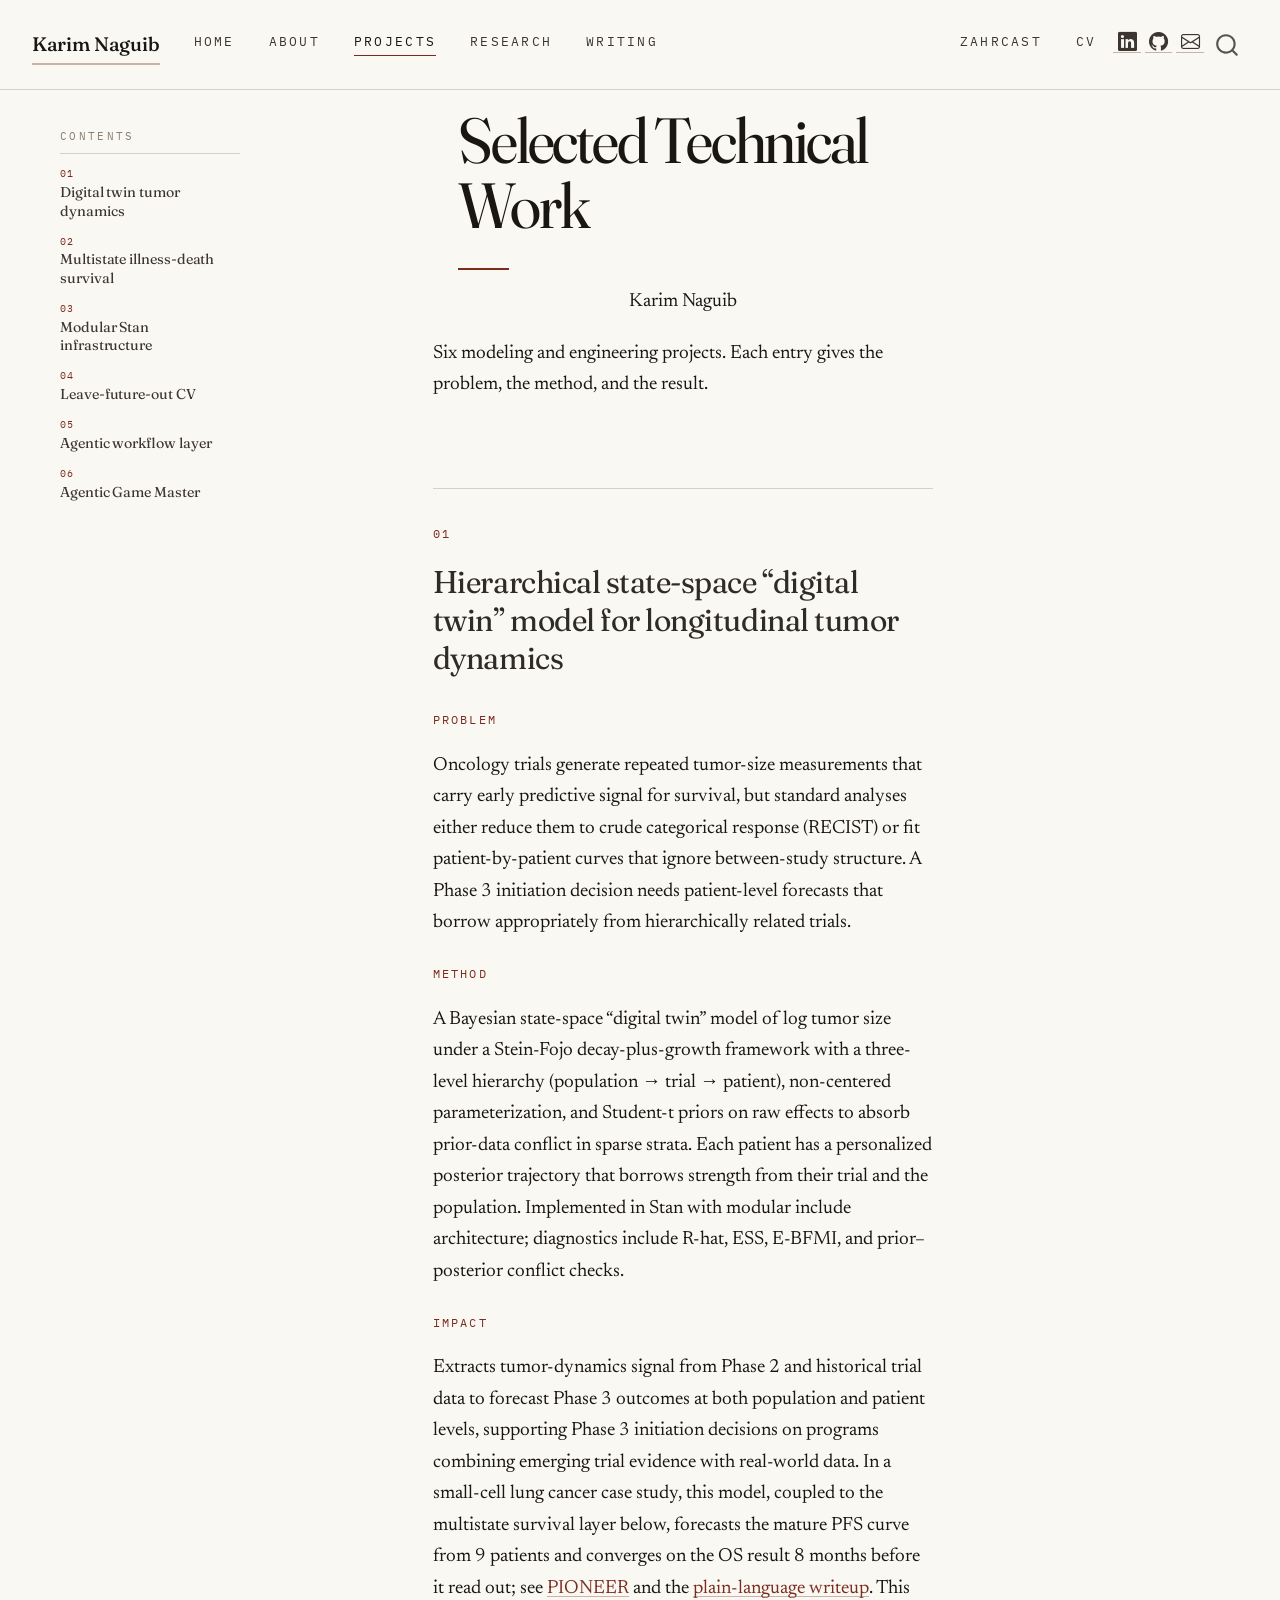
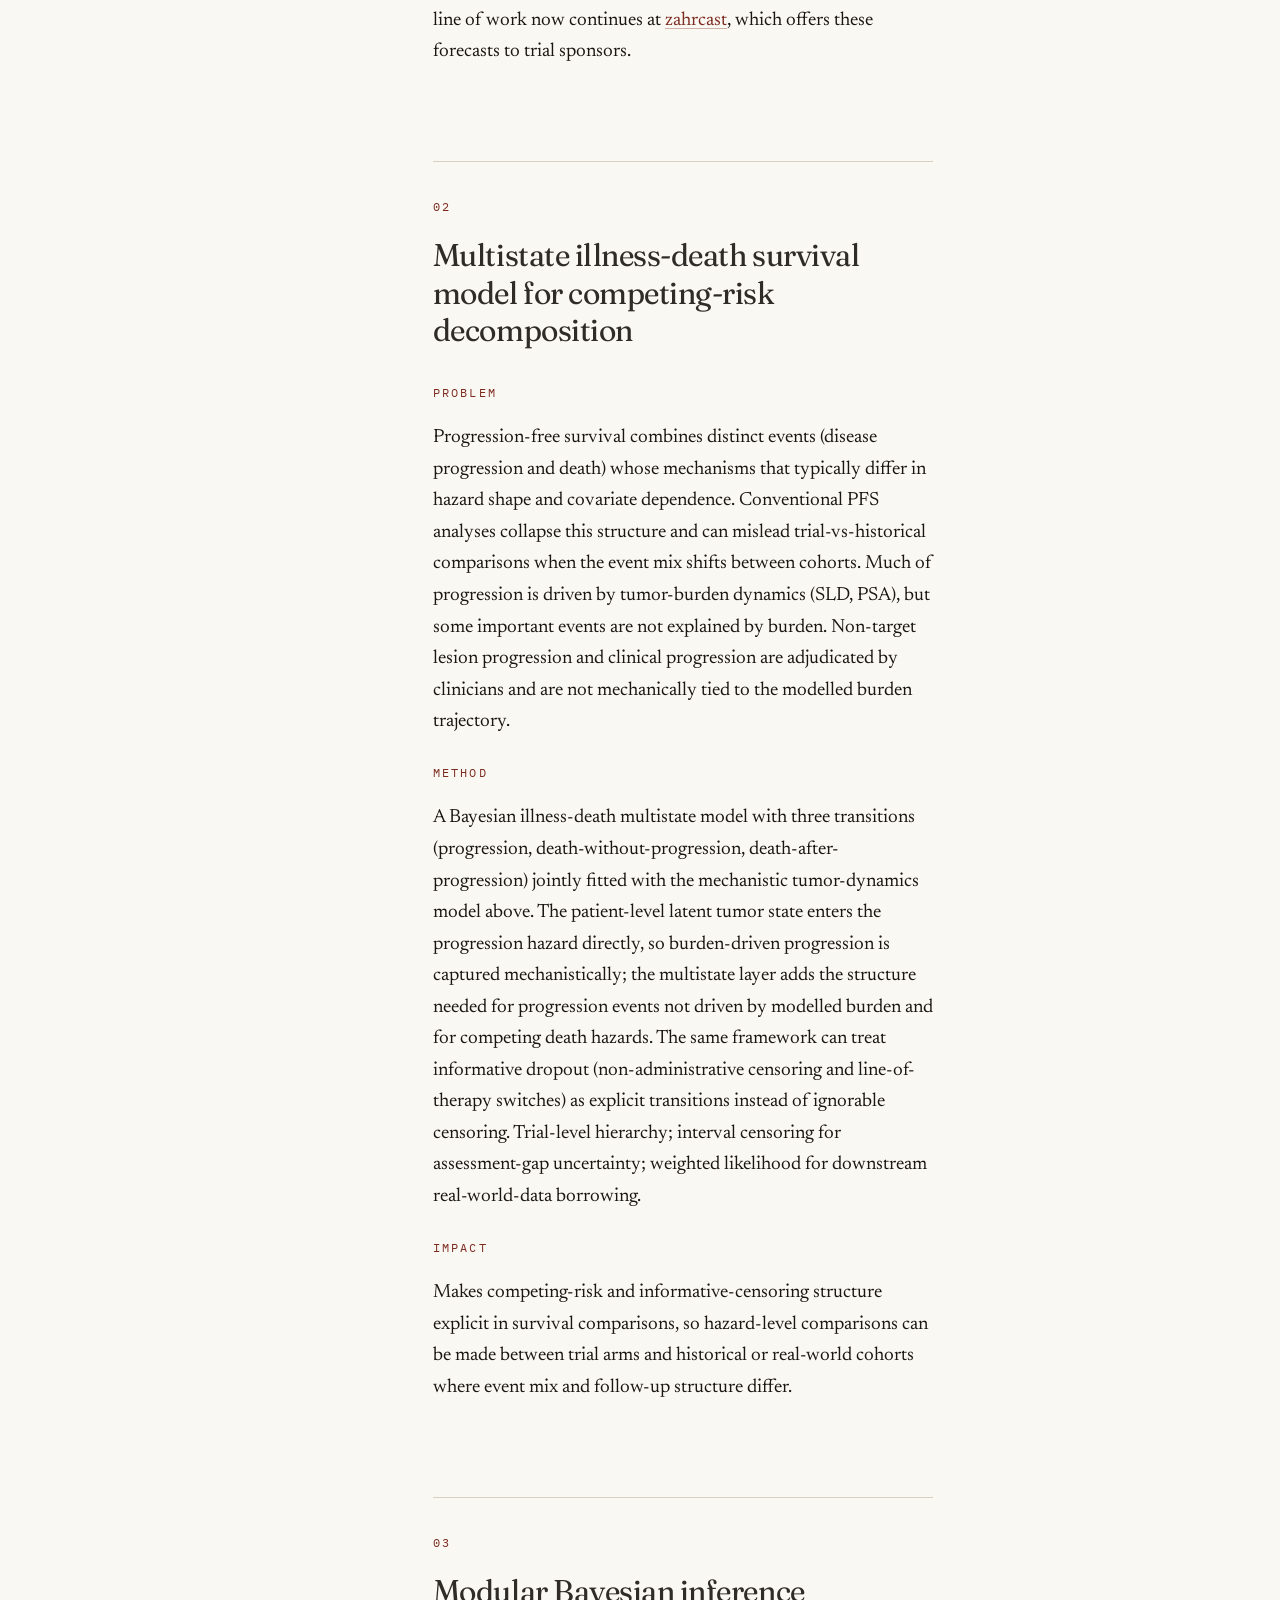
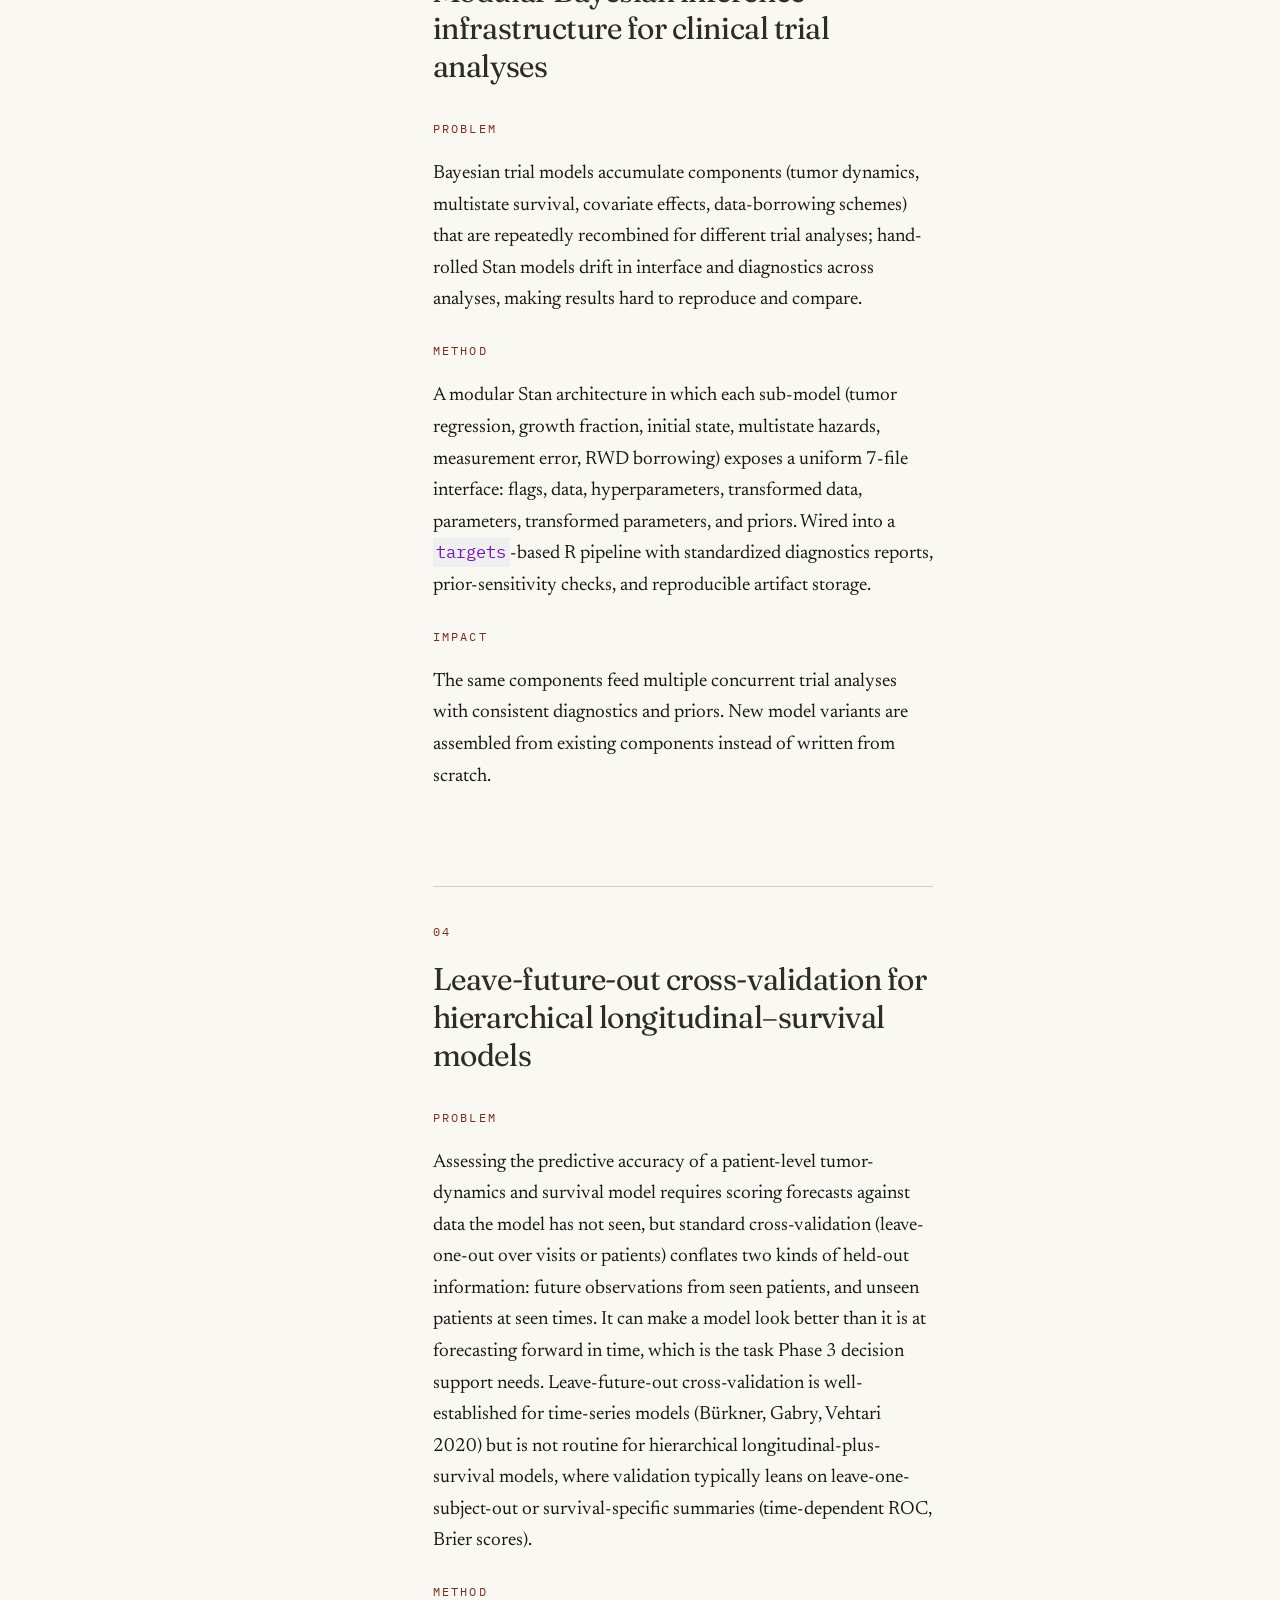
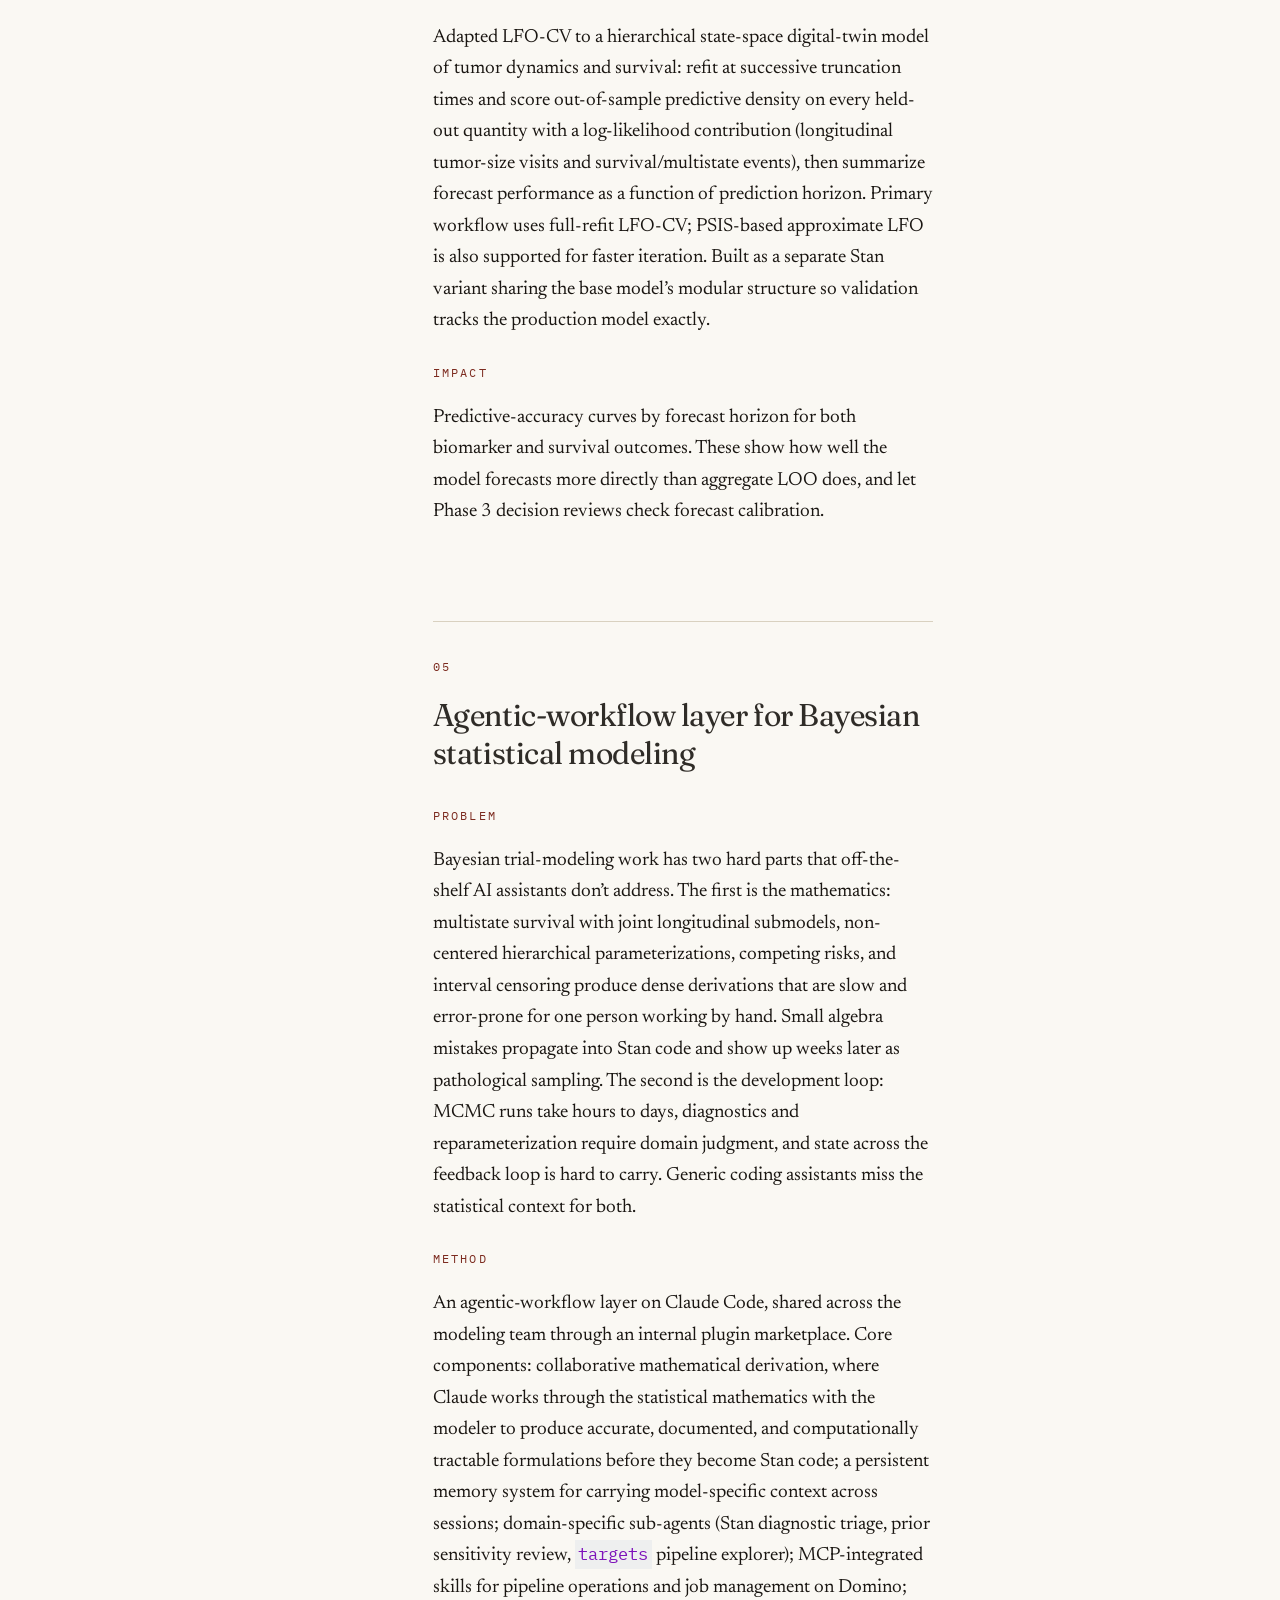
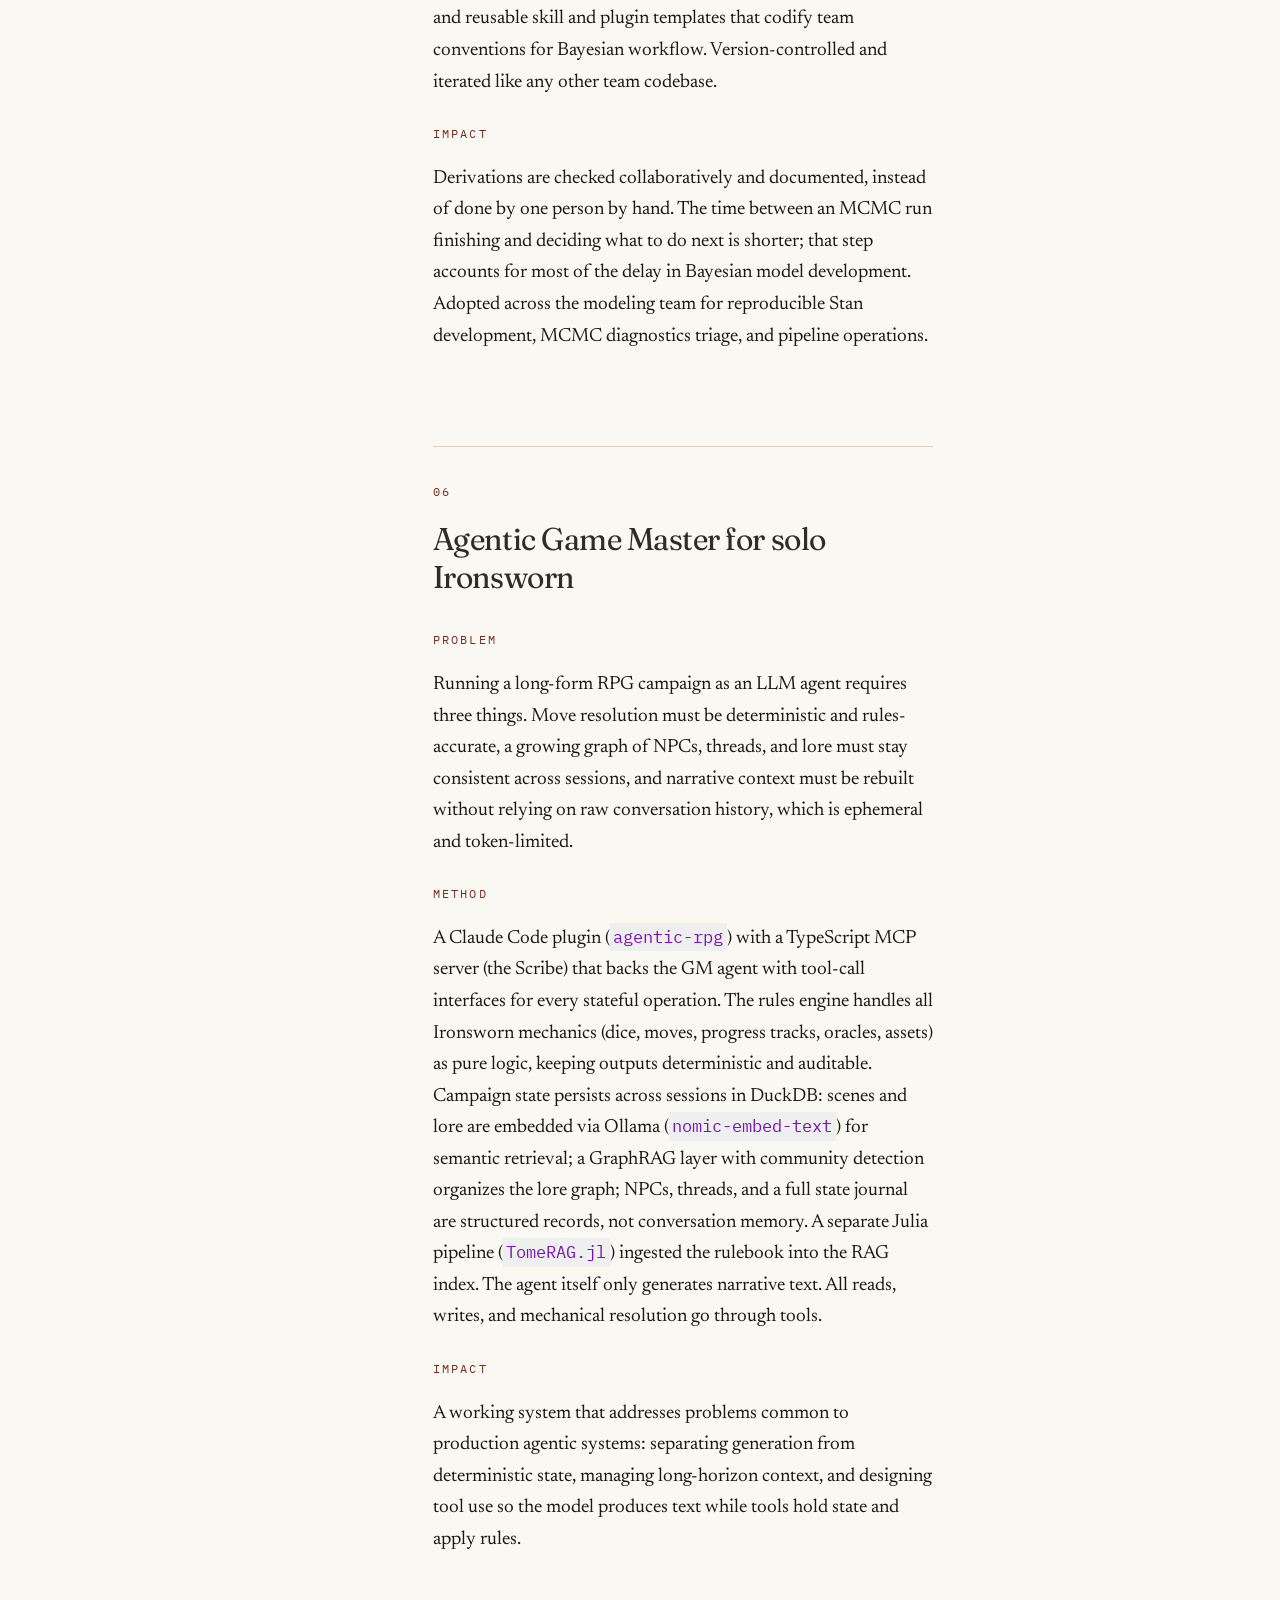
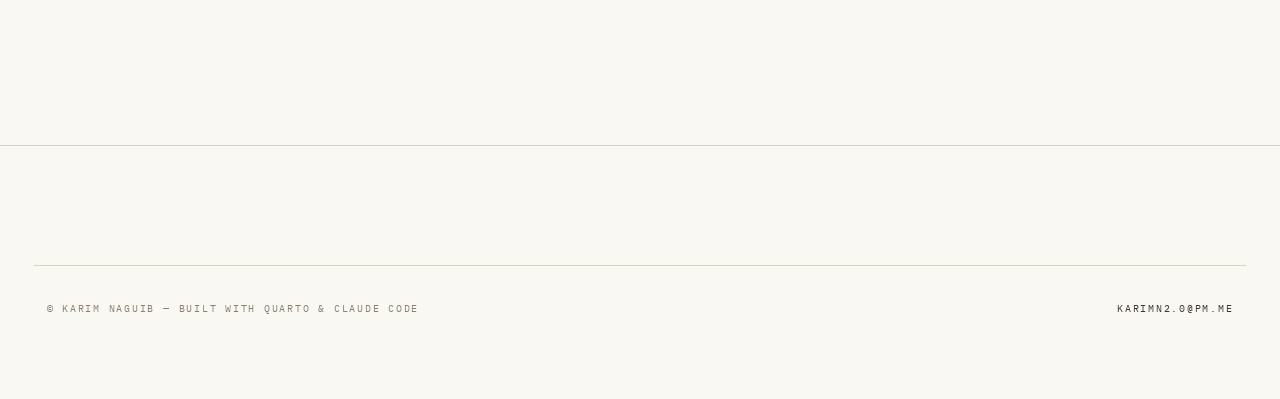
<file: docs/projects.html>
<!DOCTYPE html>
<html xmlns="http://www.w3.org/1999/xhtml" lang="en" xml:lang="en"><head>

<meta charset="utf-8">
<meta name="generator" content="quarto-1.10.18">

<meta name="viewport" content="width=device-width, initial-scale=1.0, user-scalable=yes">

<meta name="author" content="Karim Naguib">
<meta name="description" content="Six projects: hierarchical state-space digital-twin tumor dynamics, multistate illness-death survival models, modular Stan inference infrastructure, leave-future-out cross-validation, an agentic-workflow layer for statistical modeling, and an agentic LLM Game Master for solo Ironsworn.">

<title>Selected Technical Work – Karim Naguib</title>
<style>
/* Default styles provided by pandoc.
** See https://pandoc.org/MANUAL.html#variables-for-html for config info.
*/
span.smallcaps{font-variant: small-caps;}
div.columns{display: flex; gap: 1.5em;}
div.column{flex: auto;}
@media screen {
div.columns{gap: min(4vw, 1.5em);}
div.column{overflow-x: auto;}
}
div.hanging-indent{margin-left: 1.5em; text-indent: -1.5em;}
ul.task-list{list-style: none;}
ul.task-list li input[type="checkbox"] {
  width: 0.8em;
  margin: 0 0.8em 0.2em -1em; /* quarto-specific, see https://github.com/quarto-dev/quarto-cli/issues/4556 */ 
  vertical-align: middle;
}
</style>


<script src="site_libs/quarto-nav/quarto-nav.js"></script>
<script src="site_libs/clipboard/clipboard.min.js"></script>
<script src="site_libs/quarto-search/autocomplete.umd.js"></script>
<script src="site_libs/quarto-search/fuse.min.js"></script>
<script src="site_libs/quarto-search/quarto-search.js"></script>
<meta name="quarto:offset" content="./">
<script src="site_libs/quarto-html/quarto.js" type="module"></script>
<script src="site_libs/quarto-html/tabsets/tabsets.js" type="module"></script>
<script src="site_libs/quarto-html/popper.min.js"></script>
<script src="site_libs/quarto-html/tippy.umd.min.js"></script>
<script src="site_libs/quarto-html/anchor.min.js"></script>
<link href="site_libs/quarto-html/tippy.css" rel="stylesheet">
<link href="site_libs/quarto-html/quarto-syntax-highlighting-18541f3eff00accb5677092917291dfc.css" rel="stylesheet" id="quarto-text-highlighting-styles">
<script src="site_libs/bootstrap/bootstrap.min.js"></script>
<link href="site_libs/bootstrap/bootstrap-icons.css" rel="stylesheet">
<link href="site_libs/bootstrap/bootstrap-c601aa3359de7b6fbf7f2604d4eafb6c.min.css" rel="stylesheet" append-hash="true" id="quarto-bootstrap" data-mode="light">
<script id="quarto-search-options" type="application/json">{
  "location": "navbar",
  "copy-button": false,
  "collapse-after": 3,
  "panel-placement": "end",
  "type": "overlay",
  "limit": 50,
  "keyboard-shortcut": [
    "f",
    "/",
    "s"
  ],
  "show-item-context": false,
  "language": {
    "search-no-results-text": "No results",
    "search-matching-documents-text": "matching documents",
    "search-copy-link-title": "Copy link to search",
    "search-hide-matches-text": "Hide additional matches",
    "search-more-match-text": "more match in this document",
    "search-more-matches-text": "more matches in this document",
    "search-clear-button-title": "Clear",
    "search-text-placeholder": "",
    "search-detached-cancel-button-title": "Cancel",
    "search-submit-button-title": "Submit",
    "search-label": "Search"
  }
}</script>
<script data-goatcounter="https://karimn.goatcounter.com/count" async="" src="//gc.zgo.at/count.js"></script>


<link rel="stylesheet" href="styles.css">
<meta property="og:title" content="Selected Technical Work – Karim Naguib">
<meta property="og:description" content="Six projects: hierarchical state-space digital-twin tumor dynamics, multistate illness-death survival models, modular Stan inference infrastructure, leave-future-out cross-validation, an agentic-workflow layer for statistical modeling, and an agentic LLM Game Master for solo Ironsworn.">
<meta property="og:image" content="https://karimn.co/og-image.png">
<meta property="og:site_name" content="Karim Naguib">
<meta property="og:image:height" content="630">
<meta property="og:image:width" content="1200">
</head>

<body class="nav-fixed fullcontent quarto-light">

<div id="quarto-search-results"></div>
  <header id="quarto-header" class="headroom fixed-top">
    <nav class="navbar navbar-expand-lg " data-bs-theme="dark">
      <div class="navbar-container container-fluid">
      <div class="navbar-brand-container mx-auto">
    <a class="navbar-brand" href="./index.html">
    <span class="navbar-title">Karim Naguib</span>
    </a>
  </div>
            <div id="quarto-search" class="" title="Search"></div>
          <button class="navbar-toggler" type="button" data-bs-toggle="collapse" data-bs-target="#navbarCollapse" aria-controls="navbarCollapse" role="menu" aria-expanded="false" aria-label="Toggle navigation" onclick="if (window.quartoToggleHeadroom) { window.quartoToggleHeadroom(); }">
  <span class="navbar-toggler-icon"></span>
</button>
          <div class="collapse navbar-collapse" id="navbarCollapse">
            <ul class="navbar-nav navbar-nav-scroll me-auto">
  <li class="nav-item">
    <a class="nav-link" href="./index.html"> 
<span class="menu-text">Home</span></a>
  </li>  
  <li class="nav-item">
    <a class="nav-link" href="./about.html"> 
<span class="menu-text">About</span></a>
  </li>  
  <li class="nav-item">
    <a class="nav-link active" href="./projects.html" aria-current="page"> 
<span class="menu-text">Projects</span></a>
  </li>  
  <li class="nav-item">
    <a class="nav-link" href="./research.html"> 
<span class="menu-text">Research</span></a>
  </li>  
  <li class="nav-item">
    <a class="nav-link" href="./writing/index.html"> 
<span class="menu-text">Writing</span></a>
  </li>  
</ul>
            <ul class="navbar-nav navbar-nav-scroll ms-auto">
  <li class="nav-item">
    <a class="nav-link" href="https://zahrcast.com"> 
<span class="menu-text">zahrcast</span></a>
  </li>  
  <li class="nav-item">
    <a class="nav-link" href="./cv.pdf"> 
<span class="menu-text">CV</span></a>
  </li>  
</ul>
          </div> <!-- /navcollapse -->
            <div class="quarto-navbar-tools tools-wide">
    <a href="https://www.linkedin.com/in/karnag" title="" class="quarto-navigation-tool px-1" aria-label=""><i class="bi bi-linkedin"></i></a>
    <a href="https://www.github.com/karimn" title="" class="quarto-navigation-tool px-1" aria-label=""><i class="bi bi-github"></i></a>
    <a href="mailto:karimn2.0@pm.me" title="" class="quarto-navigation-tool px-1" aria-label=""><i class="bi bi-envelope"></i></a>
</div>
      </div> <!-- /container-fluid -->
    </nav>
</header>
<!-- content -->
<div id="quarto-content" class="quarto-container page-columns page-rows-contents page-layout-article page-navbar">
<!-- sidebar -->
<!-- margin-sidebar -->
    
<!-- main -->
<main class="content page-columns page-full" id="quarto-document-content"><header id="title-block-header" class="quarto-title-block"><h1 class="title display-7">Selected Technical Work</h1></header>

<header id="title-block-header">

<p class="author">Karim Naguib</p>

</header>


<aside class="project-index" aria-label="Project index">
  <p class="project-index-label">Contents</p>
  <ol>
    <li><a href="#hierarchical-state-space-digital-twin-model-for-longitudinal-tumor-dynamics">Digital twin tumor dynamics</a></li>
    <li><a href="#multistate-illness-death-survival-model-for-competing-risk-decomposition">Multistate illness-death survival</a></li>
    <li><a href="#modular-bayesian-inference-infrastructure-for-clinical-trial-analyses">Modular Stan infrastructure</a></li>
    <li><a href="#leave-future-out-cross-validation-for-hierarchical-longitudinalsurvival-models">Leave-future-out CV</a></li>
    <li><a href="#agentic-workflow-layer-for-bayesian-statistical-modeling">Agentic workflow layer</a></li>
    <li><a href="#agentic-game-master-for-solo-ironsworn">Agentic Game Master</a></li>
  </ol>
</aside>
<p>Six modeling and engineering projects. Each entry gives the problem, the method, and the result.</p>
<div class="project">
<div class="project-number">
<p>01</p>
</div>
<section id="hierarchical-state-space-digital-twin-model-for-longitudinal-tumor-dynamics" class="level3">
<h3 class="anchored" data-anchor-id="hierarchical-state-space-digital-twin-model-for-longitudinal-tumor-dynamics">Hierarchical state-space “digital twin” model for longitudinal tumor dynamics</h3>
<div class="project-section">
<div class="project-section-label">
<p>Problem</p>
</div>
<p>Oncology trials generate repeated tumor-size measurements that carry early predictive signal for survival, but standard analyses either reduce them to crude categorical response (RECIST) or fit patient-by-patient curves that ignore between-study structure. A Phase 3 initiation decision needs patient-level forecasts that borrow appropriately from hierarchically related trials.</p>
</div>
<div class="project-section">
<div class="project-section-label">
<p>Method</p>
</div>
<p>A Bayesian state-space “digital twin” model of log tumor size under a Stein-Fojo decay-plus-growth framework with a three-level hierarchy (population → trial → patient), non-centered parameterization, and Student-t priors on raw effects to absorb prior-data conflict in sparse strata. Each patient has a personalized posterior trajectory that borrows strength from their trial and the population. Implemented in Stan with modular include architecture; diagnostics include R-hat, ESS, E-BFMI, and prior–posterior conflict checks.</p>
</div>
<div class="project-section">
<div class="project-section-label">
<p>Impact</p>
</div>
<p>Extracts tumor-dynamics signal from Phase 2 and historical trial data to forecast Phase 3 outcomes at both population and patient levels, supporting Phase 3 initiation decisions on programs combining emerging trial evidence with real-world data. In a small-cell lung cancer case study, this model, coupled to the multistate survival layer below, forecasts the mature PFS curve from 9 patients and converges on the OS result 8 months before it read out; see <a href="https://arxiv.org/abs/2607.17908">PIONEER</a> and the <a href="./writing/forecasting-trials-before-they-finish.html">plain-language writeup</a>. This line of work now continues at <a href="https://zahrcast.com">zahrcast</a>, which offers these forecasts to trial sponsors.</p>
</div>
</section>
</div>
<div class="project">
<div class="project-number">
<p>02</p>
</div>
<section id="multistate-illness-death-survival-model-for-competing-risk-decomposition" class="level3">
<h3 class="anchored" data-anchor-id="multistate-illness-death-survival-model-for-competing-risk-decomposition">Multistate illness-death survival model for competing-risk decomposition</h3>
<div class="project-section">
<div class="project-section-label">
<p>Problem</p>
</div>
<p>Progression-free survival combines distinct events (disease progression and death) whose mechanisms that typically differ in hazard shape and covariate dependence. Conventional PFS analyses collapse this structure and can mislead trial-vs-historical comparisons when the event mix shifts between cohorts. Much of progression is driven by tumor-burden dynamics (SLD, PSA), but some important events are not explained by burden. Non-target lesion progression and clinical progression are adjudicated by clinicians and are not mechanically tied to the modelled burden trajectory.</p>
</div>
<div class="project-section">
<div class="project-section-label">
<p>Method</p>
</div>
<p>A Bayesian illness-death multistate model with three transitions (progression, death-without-progression, death-after-progression) jointly fitted with the mechanistic tumor-dynamics model above. The patient-level latent tumor state enters the progression hazard directly, so burden-driven progression is captured mechanistically; the multistate layer adds the structure needed for progression events not driven by modelled burden and for competing death hazards. The same framework can treat informative dropout (non-administrative censoring and line-of-therapy switches) as explicit transitions instead of ignorable censoring. Trial-level hierarchy; interval censoring for assessment-gap uncertainty; weighted likelihood for downstream real-world-data borrowing.</p>
</div>
<div class="project-section">
<div class="project-section-label">
<p>Impact</p>
</div>
<p>Makes competing-risk and informative-censoring structure explicit in survival comparisons, so hazard-level comparisons can be made between trial arms and historical or real-world cohorts where event mix and follow-up structure differ.</p>
</div>
</section>
</div>
<div class="project">
<div class="project-number">
<p>03</p>
</div>
<section id="modular-bayesian-inference-infrastructure-for-clinical-trial-analyses" class="level3">
<h3 class="anchored" data-anchor-id="modular-bayesian-inference-infrastructure-for-clinical-trial-analyses">Modular Bayesian inference infrastructure for clinical trial analyses</h3>
<div class="project-section">
<div class="project-section-label">
<p>Problem</p>
</div>
<p>Bayesian trial models accumulate components (tumor dynamics, multistate survival, covariate effects, data-borrowing schemes) that are repeatedly recombined for different trial analyses; hand-rolled Stan models drift in interface and diagnostics across analyses, making results hard to reproduce and compare.</p>
</div>
<div class="project-section">
<div class="project-section-label">
<p>Method</p>
</div>
<p>A modular Stan architecture in which each sub-model (tumor regression, growth fraction, initial state, multistate hazards, measurement error, RWD borrowing) exposes a uniform 7-file interface: flags, data, hyperparameters, transformed data, parameters, transformed parameters, and priors. Wired into a <code>targets</code>-based R pipeline with standardized diagnostics reports, prior-sensitivity checks, and reproducible artifact storage.</p>
</div>
<div class="project-section">
<div class="project-section-label">
<p>Impact</p>
</div>
<p>The same components feed multiple concurrent trial analyses with consistent diagnostics and priors. New model variants are assembled from existing components instead of written from scratch.</p>
</div>
</section>
</div>
<div class="project">
<div class="project-number">
<p>04</p>
</div>
<section id="leave-future-out-cross-validation-for-hierarchical-longitudinalsurvival-models" class="level3">
<h3 class="anchored" data-anchor-id="leave-future-out-cross-validation-for-hierarchical-longitudinalsurvival-models">Leave-future-out cross-validation for hierarchical longitudinal–survival models</h3>
<div class="project-section">
<div class="project-section-label">
<p>Problem</p>
</div>
<p>Assessing the predictive accuracy of a patient-level tumor-dynamics and survival model requires scoring forecasts against data the model has not seen, but standard cross-validation (leave-one-out over visits or patients) conflates two kinds of held-out information: future observations from seen patients, and unseen patients at seen times. It can make a model look better than it is at forecasting forward in time, which is the task Phase 3 decision support needs. Leave-future-out cross-validation is well-established for time-series models (Bürkner, Gabry, Vehtari 2020) but is not routine for hierarchical longitudinal-plus-survival models, where validation typically leans on leave-one-subject-out or survival-specific summaries (time-dependent ROC, Brier scores).</p>
</div>
<div class="project-section">
<div class="project-section-label">
<p>Method</p>
</div>
<p>Adapted LFO-CV to a hierarchical state-space digital-twin model of tumor dynamics and survival: refit at successive truncation times and score out-of-sample predictive density on every held-out quantity with a log-likelihood contribution (longitudinal tumor-size visits and survival/multistate events), then summarize forecast performance as a function of prediction horizon. Primary workflow uses full-refit LFO-CV; PSIS-based approximate LFO is also supported for faster iteration. Built as a separate Stan variant sharing the base model’s modular structure so validation tracks the production model exactly.</p>
</div>
<div class="project-section">
<div class="project-section-label">
<p>Impact</p>
</div>
<p>Predictive-accuracy curves by forecast horizon for both biomarker and survival outcomes. These show how well the model forecasts more directly than aggregate LOO does, and let Phase 3 decision reviews check forecast calibration.</p>
</div>
</section>
</div>
<div class="project">
<div class="project-number">
<p>05</p>
</div>
<section id="agentic-workflow-layer-for-bayesian-statistical-modeling" class="level3">
<h3 class="anchored" data-anchor-id="agentic-workflow-layer-for-bayesian-statistical-modeling">Agentic-workflow layer for Bayesian statistical modeling</h3>
<div class="project-section">
<div class="project-section-label">
<p>Problem</p>
</div>
<p>Bayesian trial-modeling work has two hard parts that off-the-shelf AI assistants don’t address. The first is the mathematics: multistate survival with joint longitudinal submodels, non-centered hierarchical parameterizations, competing risks, and interval censoring produce dense derivations that are slow and error-prone for one person working by hand. Small algebra mistakes propagate into Stan code and show up weeks later as pathological sampling. The second is the development loop: MCMC runs take hours to days, diagnostics and reparameterization require domain judgment, and state across the feedback loop is hard to carry. Generic coding assistants miss the statistical context for both.</p>
</div>
<div class="project-section">
<div class="project-section-label">
<p>Method</p>
</div>
<p>An agentic-workflow layer on Claude Code, shared across the modeling team through an internal plugin marketplace. Core components: collaborative mathematical derivation, where Claude works through the statistical mathematics with the modeler to produce accurate, documented, and computationally tractable formulations before they become Stan code; a persistent memory system for carrying model-specific context across sessions; domain-specific sub-agents (Stan diagnostic triage, prior sensitivity review, <code>targets</code> pipeline explorer); MCP-integrated skills for pipeline operations and job management on Domino; and reusable skill and plugin templates that codify team conventions for Bayesian workflow. Version-controlled and iterated like any other team codebase.</p>
</div>
<div class="project-section">
<div class="project-section-label">
<p>Impact</p>
</div>
<p>Derivations are checked collaboratively and documented, instead of done by one person by hand. The time between an MCMC run finishing and deciding what to do next is shorter; that step accounts for most of the delay in Bayesian model development. Adopted across the modeling team for reproducible Stan development, MCMC diagnostics triage, and pipeline operations.</p>
</div>
</section>
</div>
<div class="project">
<div class="project-number">
<p>06</p>
</div>
<section id="agentic-game-master-for-solo-ironsworn" class="level3">
<h3 class="anchored" data-anchor-id="agentic-game-master-for-solo-ironsworn">Agentic Game Master for solo Ironsworn</h3>
<div class="project-section">
<div class="project-section-label">
<p>Problem</p>
</div>
<p>Running a long-form RPG campaign as an LLM agent requires three things. Move resolution must be deterministic and rules-accurate, a growing graph of NPCs, threads, and lore must stay consistent across sessions, and narrative context must be rebuilt without relying on raw conversation history, which is ephemeral and token-limited.</p>
</div>
<div class="project-section">
<div class="project-section-label">
<p>Method</p>
</div>
<p>A Claude Code plugin (<code>agentic-rpg</code>) with a TypeScript MCP server (the Scribe) that backs the GM agent with tool-call interfaces for every stateful operation. The rules engine handles all Ironsworn mechanics (dice, moves, progress tracks, oracles, assets) as pure logic, keeping outputs deterministic and auditable. Campaign state persists across sessions in DuckDB: scenes and lore are embedded via Ollama (<code>nomic-embed-text</code>) for semantic retrieval; a GraphRAG layer with community detection organizes the lore graph; NPCs, threads, and a full state journal are structured records, not conversation memory. A separate Julia pipeline (<code>TomeRAG.jl</code>) ingested the rulebook into the RAG index. The agent itself only generates narrative text. All reads, writes, and mechanical resolution go through tools.</p>
</div>
<div class="project-section">
<div class="project-section-label">
<p>Impact</p>
</div>
<p>A working system that addresses problems common to production agentic systems: separating generation from deterministic state, managing long-horizon context, and designing tool use so the model produces text while tools hold state and apply rules.</p>
</div>
</section>
</div>



</main> <!-- /main -->
<script id="quarto-html-after-body" type="application/javascript">
  window.document.addEventListener("DOMContentLoaded", function (event) {
    const icon = "";
    const anchorJS = new window.AnchorJS();
    anchorJS.options = {
      placement: 'right',
      icon: icon
    };
    anchorJS.add('.anchored');
    const isCodeAnnotation = (el) => {
      for (const clz of el.classList) {
        if (clz.startsWith('code-annotation-')) {                     
          return true;
        }
      }
      return false;
    }
    const onCopySuccess = function(e) {
      // button target
      const button = e.trigger;
      // don't keep focus
      button.blur();
      // flash "checked"
      button.classList.add('code-copy-button-checked');
      var currentTitle = button.getAttribute("title");
      button.setAttribute("title", "Copied!");
      let tooltip;
      if (window.bootstrap) {
        button.setAttribute("data-bs-toggle", "tooltip");
        button.setAttribute("data-bs-placement", "left");
        button.setAttribute("data-bs-title", "Copied!");
        tooltip = new bootstrap.Tooltip(button, 
          { trigger: "manual", 
            customClass: "code-copy-button-tooltip",
            offset: [0, -8]});
        tooltip.show();    
      }
      setTimeout(function() {
        if (tooltip) {
          tooltip.hide();
          button.removeAttribute("data-bs-title");
          button.removeAttribute("data-bs-toggle");
          button.removeAttribute("data-bs-placement");
        }
        button.setAttribute("title", currentTitle);
        button.classList.remove('code-copy-button-checked');
      }, 1000);
      // clear code selection
      e.clearSelection();
    }
    const getTextToCopy = function(trigger) {
      const outerScaffold = trigger.parentElement.cloneNode(true);
      const codeEl = outerScaffold.querySelector('code');
      for (const childEl of codeEl.children) {
        if (isCodeAnnotation(childEl)) {
          childEl.remove();
        }
      }
      return codeEl.innerText;
    }
    const clipboard = new window.ClipboardJS('.code-copy-button:not([data-in-quarto-modal])', {
      text: getTextToCopy
    });
    clipboard.on('success', onCopySuccess);
    if (window.document.getElementById('quarto-embedded-source-code-modal')) {
      const clipboardModal = new window.ClipboardJS('.code-copy-button[data-in-quarto-modal]', {
        text: getTextToCopy,
        container: window.document.getElementById('quarto-embedded-source-code-modal')
      });
      clipboardModal.on('success', onCopySuccess);
    }
      var localhostRegex = new RegExp(/^(?:http|https):\/\/localhost\:?[0-9]*\//);
      var mailtoRegex = new RegExp(/^mailto:/);
        var filterRegex = new RegExp("https:\/\/karimn\.co");
      var isInternal = (href) => {
          return filterRegex.test(href) || localhostRegex.test(href) || mailtoRegex.test(href);
      }
      // Inspect non-navigation links and adorn them if external
     var links = window.document.querySelectorAll('a[href]:not(.nav-link):not(.navbar-brand):not(.toc-action):not(.sidebar-link):not(.sidebar-item-toggle):not(.pagination-link):not(.no-external):not([aria-hidden]):not(.dropdown-item):not(.quarto-navigation-tool):not(.about-link)');
      for (var i=0; i<links.length; i++) {
        const link = links[i];
        if (!isInternal(link.href)) {
          // undo the damage that might have been done by quarto-nav.js in the case of
          // links that we want to consider external
          if (link.dataset.originalHref !== undefined) {
            link.href = link.dataset.originalHref;
          }
        }
      }
    function tippyHover(el, contentFn, onTriggerFn, onUntriggerFn) {
      const config = {
        allowHTML: true,
        maxWidth: 500,
        delay: 100,
        arrow: false,
        appendTo: function(el) {
            return el.parentElement;
        },
        interactive: true,
        interactiveBorder: 10,
        theme: 'quarto',
        placement: 'bottom-start',
      };
      if (contentFn) {
        config.content = contentFn;
      }
      if (onTriggerFn) {
        config.onTrigger = onTriggerFn;
      }
      if (onUntriggerFn) {
        config.onUntrigger = onUntriggerFn;
      }
      window.tippy(el, config); 
    }
    const noterefs = window.document.querySelectorAll('a[role="doc-noteref"]');
    for (var i=0; i<noterefs.length; i++) {
      const ref = noterefs[i];
      tippyHover(ref, function() {
        // use id or data attribute instead here
        let href = ref.getAttribute('data-footnote-href') || ref.getAttribute('href');
        try { href = new URL(href).hash; } catch {}
        const id = href.replace(/^#\/?/, "");
        const note = window.document.getElementById(id);
        if (note) {
          return note.innerHTML;
        } else {
          return "";
        }
      });
    }
    const xrefs = window.document.querySelectorAll('a.quarto-xref');
    const processXRef = (id, note) => {
      // Strip column container classes
      const stripColumnClz = (el) => {
        el.classList.remove("page-full", "page-columns");
        if (el.children) {
          for (const child of el.children) {
            stripColumnClz(child);
          }
        }
      }
      stripColumnClz(note)
      if (id === null || id.startsWith('sec-')) {
        // Special case sections, only their first couple elements
        const container = document.createElement("div");
        if (note.children && note.children.length > 2) {
          container.appendChild(note.children[0].cloneNode(true));
          for (let i = 1; i < note.children.length; i++) {
            const child = note.children[i];
            if (child.tagName === "P" && child.innerText === "") {
              continue;
            } else {
              container.appendChild(child.cloneNode(true));
              break;
            }
          }
          if (window.Quarto?.typesetMath) {
            window.Quarto.typesetMath(container);
          }
          return container.innerHTML
        } else {
          if (window.Quarto?.typesetMath) {
            window.Quarto.typesetMath(note);
          }
          return note.innerHTML;
        }
      } else {
        // Remove any anchor links if they are present
        const anchorLink = note.querySelector('a.anchorjs-link');
        if (anchorLink) {
          anchorLink.remove();
        }
        if (window.Quarto?.typesetMath) {
          window.Quarto.typesetMath(note);
        }
        if (note.classList.contains("callout")) {
          return note.outerHTML;
        } else {
          return note.innerHTML;
        }
      }
    }
    for (var i=0; i<xrefs.length; i++) {
      const xref = xrefs[i];
      tippyHover(xref, undefined, function(instance) {
        instance.disable();
        let url = xref.getAttribute('href');
        let hash = undefined; 
        if (url.startsWith('#')) {
          hash = url;
        } else {
          try { hash = new URL(url).hash; } catch {}
        }
        if (hash) {
          const id = hash.replace(/^#\/?/, "");
          const note = window.document.getElementById(id);
          if (note !== null) {
            try {
              const html = processXRef(id, note.cloneNode(true));
              instance.setContent(html);
            } finally {
              instance.enable();
              instance.show();
            }
          } else {
            // See if we can fetch this
            fetch(url.split('#')[0])
            .then(res => res.text())
            .then(html => {
              const parser = new DOMParser();
              const htmlDoc = parser.parseFromString(html, "text/html");
              const note = htmlDoc.getElementById(id);
              if (note !== null) {
                const html = processXRef(id, note);
                instance.setContent(html);
              } 
            }).finally(() => {
              instance.enable();
              instance.show();
            });
          }
        } else {
          // See if we can fetch a full url (with no hash to target)
          // This is a special case and we should probably do some content thinning / targeting
          fetch(url)
          .then(res => res.text())
          .then(html => {
            const parser = new DOMParser();
            const htmlDoc = parser.parseFromString(html, "text/html");
            const note = htmlDoc.querySelector('main.content');
            if (note !== null) {
              // This should only happen for chapter cross references
              // (since there is no id in the URL)
              // remove the first header
              if (note.children.length > 0 && note.children[0].tagName === "HEADER") {
                note.children[0].remove();
              }
              const html = processXRef(null, note);
              instance.setContent(html);
            } 
          }).finally(() => {
            instance.enable();
            instance.show();
          });
        }
      }, function(instance) {
      });
    }
        let selectedAnnoteEl;
        const selectorForAnnotation = ( cell, annotation) => {
          let cellAttr = 'data-code-cell="' + cell + '"';
          let lineAttr = 'data-code-annotation="' +  annotation + '"';
          const selector = 'span[' + cellAttr + '][' + lineAttr + ']';
          return selector;
        }
        const selectCodeLines = (annoteEl) => {
          const doc = window.document;
          const targetCell = annoteEl.getAttribute("data-target-cell");
          const targetAnnotation = annoteEl.getAttribute("data-target-annotation");
          const annoteSpan = window.document.querySelector(selectorForAnnotation(targetCell, targetAnnotation));
          const lines = annoteSpan.getAttribute("data-code-lines").split(",");
          const lineIds = lines.map((line) => {
            return targetCell + "-" + line;
          })
          let top = null;
          let height = null;
          let parent = null;
          if (lineIds.length > 0) {
              //compute the position of the single el (top and bottom and make a div)
              const el = window.document.getElementById(lineIds[0]);
              top = el.offsetTop;
              height = el.offsetHeight;
              parent = el.parentElement.parentElement;
            if (lineIds.length > 1) {
              const lastEl = window.document.getElementById(lineIds[lineIds.length - 1]);
              const bottom = lastEl.offsetTop + lastEl.offsetHeight;
              height = bottom - top;
            }
            if (top !== null && height !== null && parent !== null) {
              // cook up a div (if necessary) and position it 
              let div = window.document.getElementById("code-annotation-line-highlight");
              if (div === null) {
                div = window.document.createElement("div");
                div.setAttribute("id", "code-annotation-line-highlight");
                div.style.position = 'absolute';
                parent.appendChild(div);
              }
              div.style.top = top - 2 + "px";
              div.style.height = height + 4 + "px";
              div.style.left = 0;
              let gutterDiv = window.document.getElementById("code-annotation-line-highlight-gutter");
              if (gutterDiv === null) {
                gutterDiv = window.document.createElement("div");
                gutterDiv.setAttribute("id", "code-annotation-line-highlight-gutter");
                gutterDiv.style.position = 'absolute';
                const codeCell = window.document.getElementById(targetCell);
                const gutter = codeCell.querySelector('.code-annotation-gutter');
                gutter.appendChild(gutterDiv);
              }
              gutterDiv.style.top = top - 2 + "px";
              gutterDiv.style.height = height + 4 + "px";
            }
            selectedAnnoteEl = annoteEl;
          }
        };
        const unselectCodeLines = () => {
          const elementsIds = ["code-annotation-line-highlight", "code-annotation-line-highlight-gutter"];
          elementsIds.forEach((elId) => {
            const div = window.document.getElementById(elId);
            if (div) {
              div.remove();
            }
          });
          selectedAnnoteEl = undefined;
        };
          // Handle positioning of the toggle
      window.addEventListener(
        "resize",
        throttle(() => {
          elRect = undefined;
          if (selectedAnnoteEl) {
            selectCodeLines(selectedAnnoteEl);
          }
        }, 10)
      );
      function throttle(fn, ms) {
      let throttle = false;
      let timer;
        return (...args) => {
          if(!throttle) { // first call gets through
              fn.apply(this, args);
              throttle = true;
          } else { // all the others get throttled
              if(timer) clearTimeout(timer); // cancel #2
              timer = setTimeout(() => {
                fn.apply(this, args);
                timer = throttle = false;
              }, ms);
          }
        };
      }
        // Attach click handler to the DT
        const annoteDls = window.document.querySelectorAll('dt[data-target-cell]');
        for (const annoteDlNode of annoteDls) {
          annoteDlNode.addEventListener('click', (event) => {
            const clickedEl = event.target;
            if (clickedEl !== selectedAnnoteEl) {
              unselectCodeLines();
              const activeEl = window.document.querySelector('dt[data-target-cell].code-annotation-active');
              if (activeEl) {
                activeEl.classList.remove('code-annotation-active');
              }
              selectCodeLines(clickedEl);
              clickedEl.classList.add('code-annotation-active');
            } else {
              // Unselect the line
              unselectCodeLines();
              clickedEl.classList.remove('code-annotation-active');
            }
          });
        }
    const findCites = (el) => {
      const parentEl = el.parentElement;
      if (parentEl) {
        const cites = parentEl.dataset.cites;
        if (cites) {
          return {
            el,
            cites: cites.split(' ')
          };
        } else {
          return findCites(el.parentElement)
        }
      } else {
        return undefined;
      }
    };
    var bibliorefs = window.document.querySelectorAll('a[role="doc-biblioref"]');
    for (var i=0; i<bibliorefs.length; i++) {
      const ref = bibliorefs[i];
      const citeInfo = findCites(ref);
      if (citeInfo) {
        tippyHover(citeInfo.el, function() {
          var popup = window.document.createElement('div');
          citeInfo.cites.forEach(function(cite) {
            var citeDiv = window.document.createElement('div');
            citeDiv.classList.add('hanging-indent');
            citeDiv.classList.add('csl-entry');
            var biblioDiv = window.document.getElementById('ref-' + cite);
            if (biblioDiv) {
              citeDiv.innerHTML = biblioDiv.innerHTML;
            }
            popup.appendChild(citeDiv);
          });
          return popup.innerHTML;
        });
      }
    }
  });
  </script>
</div> <!-- /content -->
<footer class="footer">
  <div class="nav-footer">
    <div class="nav-footer-left">
<p>© Karim Naguib — Built with Quarto &amp; Claude Code</p>
</div>   
    <div class="nav-footer-center">
      &nbsp;
    </div>
    <div class="nav-footer-right">
<p><a href="mailto:karimn2.0@pm.me">karimn2.0@pm.me</a></p>
</div>
  </div>
</footer>




</body></html>
</file>
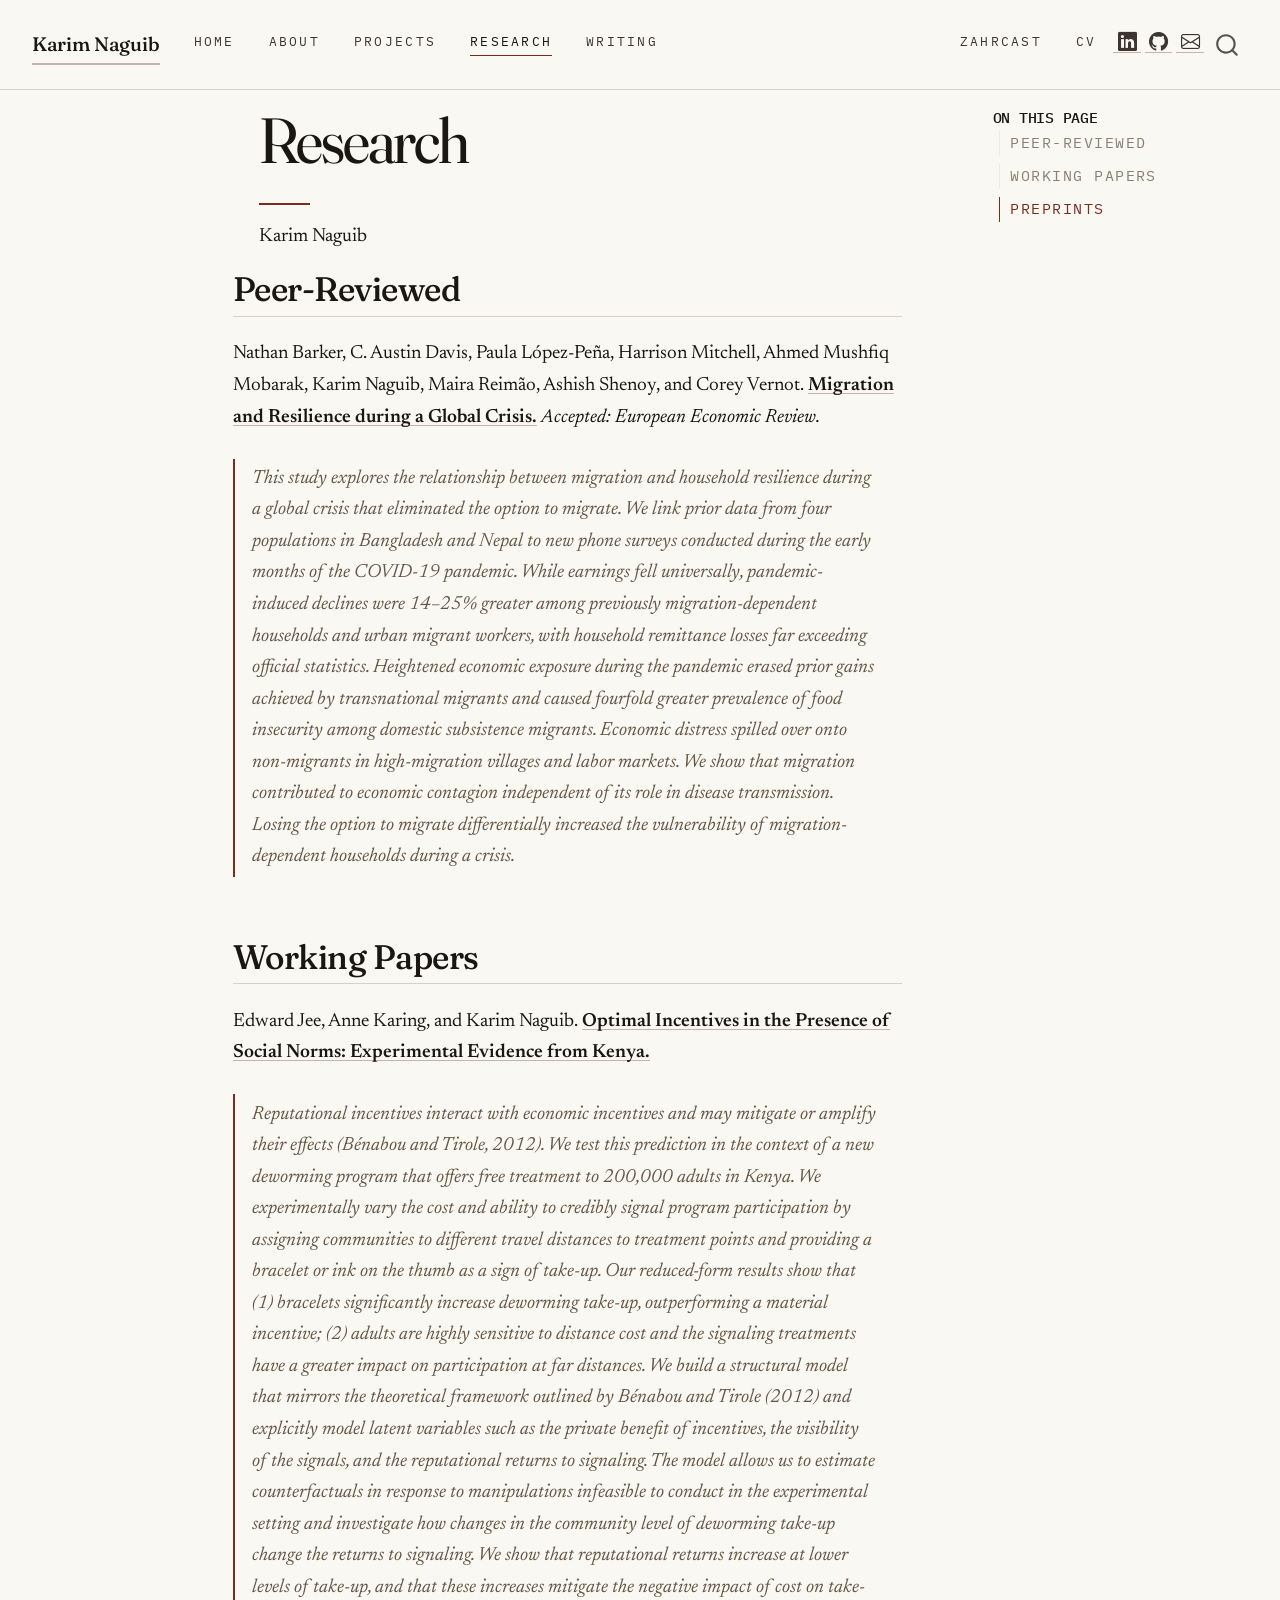
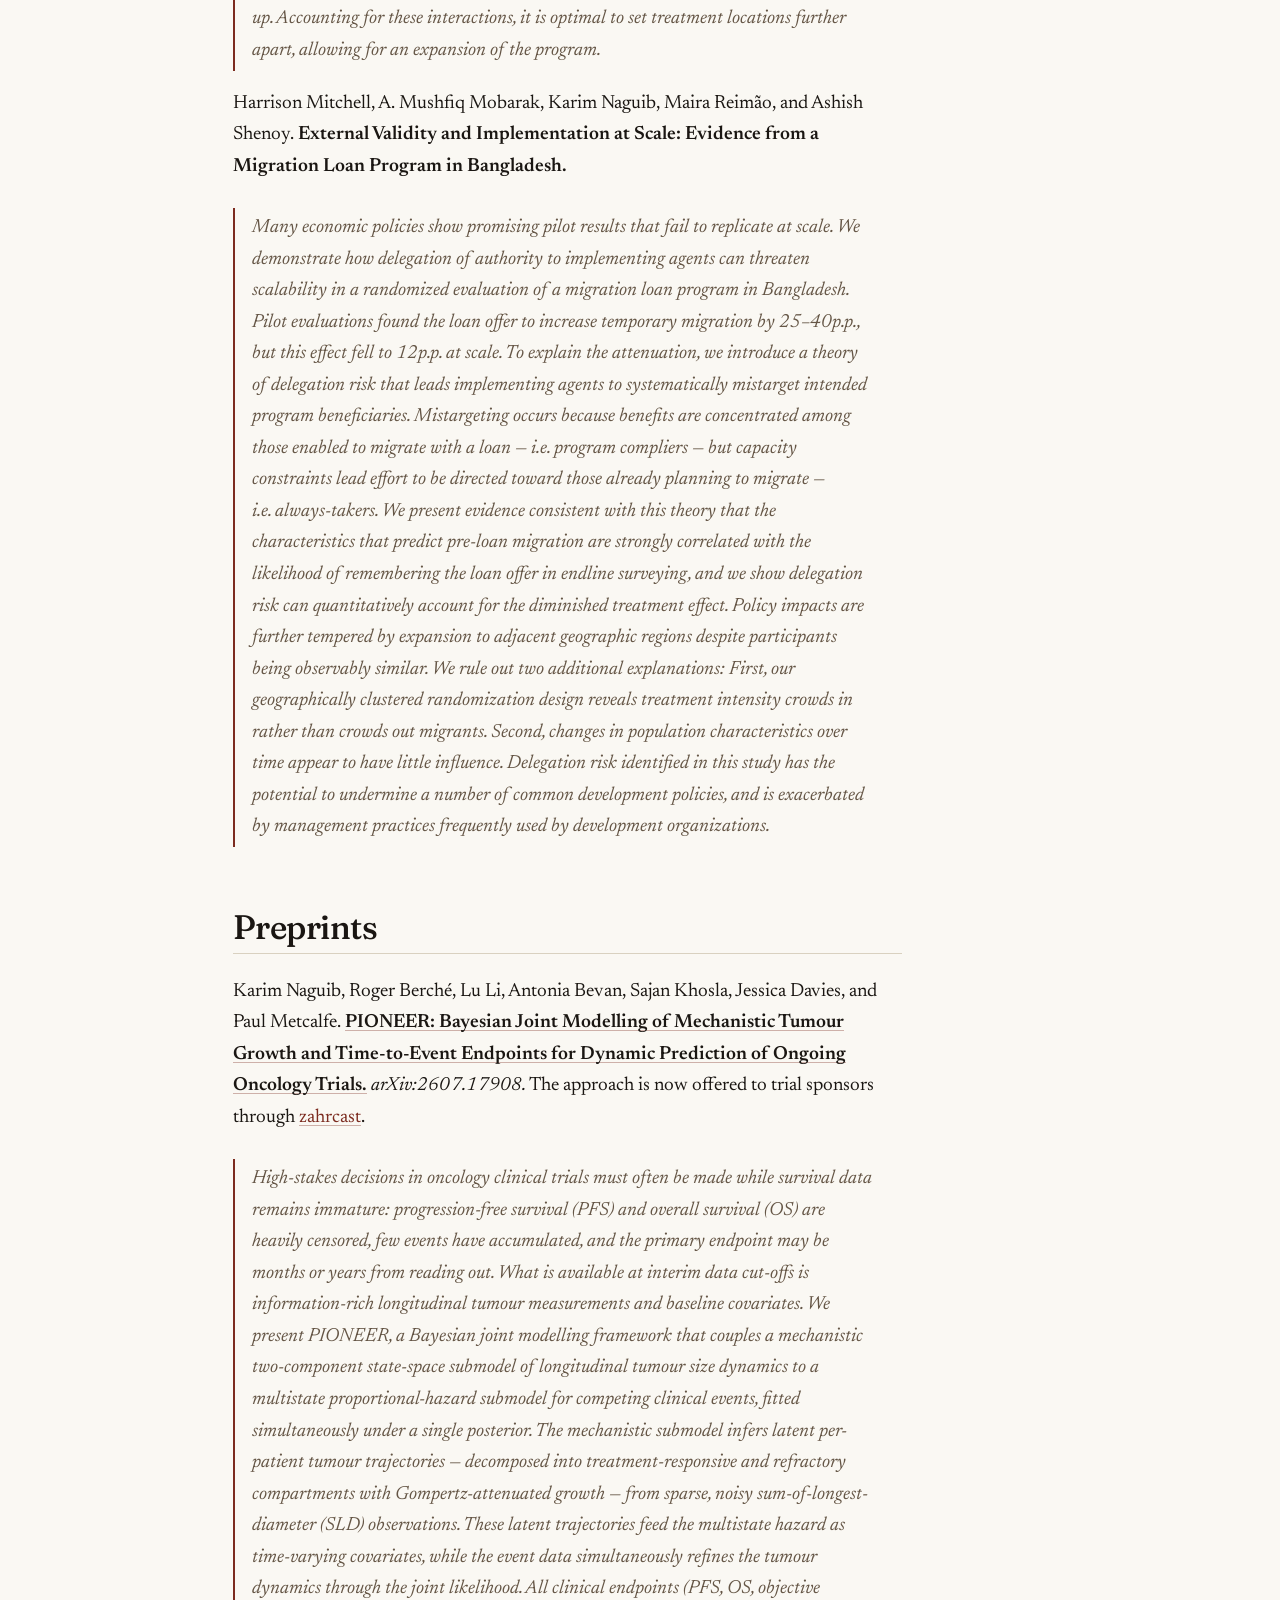
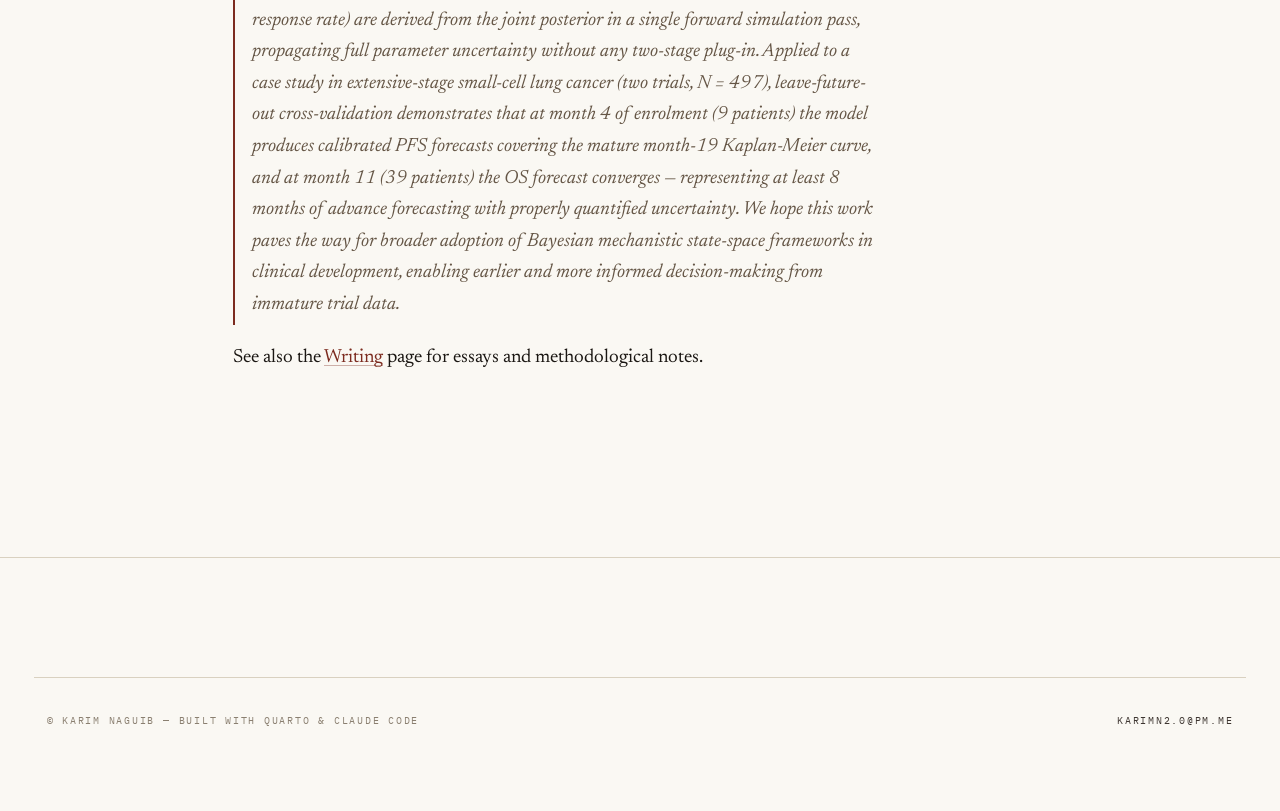
<file: docs/research.html>
<!DOCTYPE html>
<html xmlns="http://www.w3.org/1999/xhtml" lang="en" xml:lang="en"><head>

<meta charset="utf-8">
<meta name="generator" content="quarto-1.10.18">

<meta name="viewport" content="width=device-width, initial-scale=1.0, user-scalable=yes">

<meta name="author" content="Karim Naguib">
<meta name="description" content="Peer-reviewed and working papers by Karim Naguib on migration, incentives, social norms, and forecasting oncology trials.">

<title>Research – Karim Naguib</title>
<style>
/* Default styles provided by pandoc.
** See https://pandoc.org/MANUAL.html#variables-for-html for config info.
*/
span.smallcaps{font-variant: small-caps;}
div.columns{display: flex; gap: 1.5em;}
div.column{flex: auto;}
@media screen {
div.columns{gap: min(4vw, 1.5em);}
div.column{overflow-x: auto;}
}
div.hanging-indent{margin-left: 1.5em; text-indent: -1.5em;}
ul.task-list{list-style: none;}
ul.task-list li input[type="checkbox"] {
  width: 0.8em;
  margin: 0 0.8em 0.2em -1em; /* quarto-specific, see https://github.com/quarto-dev/quarto-cli/issues/4556 */ 
  vertical-align: middle;
}
</style>


<script src="site_libs/quarto-nav/quarto-nav.js"></script>
<script src="site_libs/clipboard/clipboard.min.js"></script>
<script src="site_libs/quarto-search/autocomplete.umd.js"></script>
<script src="site_libs/quarto-search/fuse.min.js"></script>
<script src="site_libs/quarto-search/quarto-search.js"></script>
<meta name="quarto:offset" content="./">
<script src="site_libs/quarto-html/quarto.js" type="module"></script>
<script src="site_libs/quarto-html/tabsets/tabsets.js" type="module"></script>
<script src="site_libs/quarto-html/popper.min.js"></script>
<script src="site_libs/quarto-html/tippy.umd.min.js"></script>
<link href="site_libs/quarto-html/tippy.css" rel="stylesheet">
<link href="site_libs/quarto-html/quarto-syntax-highlighting-18541f3eff00accb5677092917291dfc.css" rel="stylesheet" id="quarto-text-highlighting-styles">
<script src="site_libs/bootstrap/bootstrap.min.js"></script>
<link href="site_libs/bootstrap/bootstrap-icons.css" rel="stylesheet">
<link href="site_libs/bootstrap/bootstrap-c601aa3359de7b6fbf7f2604d4eafb6c.min.css" rel="stylesheet" append-hash="true" id="quarto-bootstrap" data-mode="light">
<script id="quarto-search-options" type="application/json">{
  "location": "navbar",
  "copy-button": false,
  "collapse-after": 3,
  "panel-placement": "end",
  "type": "overlay",
  "limit": 50,
  "keyboard-shortcut": [
    "f",
    "/",
    "s"
  ],
  "show-item-context": false,
  "language": {
    "search-no-results-text": "No results",
    "search-matching-documents-text": "matching documents",
    "search-copy-link-title": "Copy link to search",
    "search-hide-matches-text": "Hide additional matches",
    "search-more-match-text": "more match in this document",
    "search-more-matches-text": "more matches in this document",
    "search-clear-button-title": "Clear",
    "search-text-placeholder": "",
    "search-detached-cancel-button-title": "Cancel",
    "search-submit-button-title": "Submit",
    "search-label": "Search"
  }
}</script>
<script data-goatcounter="https://karimn.goatcounter.com/count" async="" src="//gc.zgo.at/count.js"></script>


<link rel="stylesheet" href="styles.css">
<meta property="og:title" content="Research – Karim Naguib">
<meta property="og:description" content="Peer-reviewed and working papers by Karim Naguib on migration, incentives, social norms, and forecasting oncology trials.">
<meta property="og:image" content="https://karimn.co/og-image.png">
<meta property="og:site_name" content="Karim Naguib">
<meta property="og:image:height" content="630">
<meta property="og:image:width" content="1200">
</head>

<body class="nav-fixed quarto-light">

<div id="quarto-search-results"></div>
  <header id="quarto-header" class="headroom fixed-top">
    <nav class="navbar navbar-expand-lg " data-bs-theme="dark">
      <div class="navbar-container container-fluid">
      <div class="navbar-brand-container mx-auto">
    <a class="navbar-brand" href="./index.html">
    <span class="navbar-title">Karim Naguib</span>
    </a>
  </div>
            <div id="quarto-search" class="" title="Search"></div>
          <button class="navbar-toggler" type="button" data-bs-toggle="collapse" data-bs-target="#navbarCollapse" aria-controls="navbarCollapse" role="menu" aria-expanded="false" aria-label="Toggle navigation" onclick="if (window.quartoToggleHeadroom) { window.quartoToggleHeadroom(); }">
  <span class="navbar-toggler-icon"></span>
</button>
          <div class="collapse navbar-collapse" id="navbarCollapse">
            <ul class="navbar-nav navbar-nav-scroll me-auto">
  <li class="nav-item">
    <a class="nav-link" href="./index.html"> 
<span class="menu-text">Home</span></a>
  </li>  
  <li class="nav-item">
    <a class="nav-link" href="./about.html"> 
<span class="menu-text">About</span></a>
  </li>  
  <li class="nav-item">
    <a class="nav-link" href="./projects.html"> 
<span class="menu-text">Projects</span></a>
  </li>  
  <li class="nav-item">
    <a class="nav-link active" href="./research.html" aria-current="page"> 
<span class="menu-text">Research</span></a>
  </li>  
  <li class="nav-item">
    <a class="nav-link" href="./writing/index.html"> 
<span class="menu-text">Writing</span></a>
  </li>  
</ul>
            <ul class="navbar-nav navbar-nav-scroll ms-auto">
  <li class="nav-item">
    <a class="nav-link" href="https://zahrcast.com"> 
<span class="menu-text">zahrcast</span></a>
  </li>  
  <li class="nav-item">
    <a class="nav-link" href="./cv.pdf"> 
<span class="menu-text">CV</span></a>
  </li>  
</ul>
          </div> <!-- /navcollapse -->
            <div class="quarto-navbar-tools tools-wide">
    <a href="https://www.linkedin.com/in/karnag" title="" class="quarto-navigation-tool px-1" aria-label=""><i class="bi bi-linkedin"></i></a>
    <a href="https://www.github.com/karimn" title="" class="quarto-navigation-tool px-1" aria-label=""><i class="bi bi-github"></i></a>
    <a href="mailto:karimn2.0@pm.me" title="" class="quarto-navigation-tool px-1" aria-label=""><i class="bi bi-envelope"></i></a>
</div>
      </div> <!-- /container-fluid -->
    </nav>
</header>
<!-- content -->
<div id="quarto-content" class="quarto-container page-columns page-rows-contents page-layout-article page-navbar">
<!-- sidebar -->
<!-- margin-sidebar -->
    <div id="quarto-margin-sidebar" class="sidebar margin-sidebar">
        <nav id="TOC" role="doc-toc" class="toc-active">
    <h2 id="toc-title">On this page</h2>
   
  <ul class="collapse">
  <li><a href="#peer-reviewed" id="toc-peer-reviewed" class="nav-link active" data-scroll-target="#peer-reviewed">Peer-Reviewed</a></li>
  <li><a href="#working-papers" id="toc-working-papers" class="nav-link" data-scroll-target="#working-papers">Working Papers</a></li>
  <li><a href="#preprints" id="toc-preprints" class="nav-link" data-scroll-target="#preprints">Preprints</a></li>
  </ul>
</nav>
    </div>
<!-- main -->
<main class="content" id="quarto-document-content"><header id="title-block-header" class="quarto-title-block"><h1 class="title display-7">Research</h1></header>

<header id="title-block-header">

<p class="author">Karim Naguib</p>

</header>


<script type="application/ld+json">
[
  {
    "@context": "https://schema.org",
    "@type": "ScholarlyArticle",
    "headline": "Migration and Resilience during a Global Crisis",
    "author": [
      {"@type": "Person", "name": "Nathan Barker"},
      {"@type": "Person", "name": "C. Austin Davis"},
      {"@type": "Person", "name": "Paula López-Peña"},
      {"@type": "Person", "name": "Harrison Mitchell"},
      {"@type": "Person", "name": "Ahmed Mushfiq Mobarak"},
      {"@type": "Person", "name": "Karim Naguib", "url": "https://karimn.co"},
      {"@type": "Person", "name": "Maira Reimão"},
      {"@type": "Person", "name": "Ashish Shenoy"},
      {"@type": "Person", "name": "Corey Vernot"}
    ],
    "publication": "European Economic Review",
    "publicationStatus": "Accepted",
    "url": "https://karimn.co/Paper_Migration_Disruption.pdf",
    "about": ["migration", "household resilience", "COVID-19", "Bangladesh", "Nepal", "remittances", "development economics"]
  },
  {
    "@context": "https://schema.org",
    "@type": "ScholarlyArticle",
    "headline": "Optimal Incentives in the Presence of Social Norms: Experimental Evidence from Kenya",
    "creativeWorkStatus": "Working Paper",
    "author": [
      {"@type": "Person", "name": "Edward Jee"},
      {"@type": "Person", "name": "Anne Karing"},
      {"@type": "Person", "name": "Karim Naguib", "url": "https://karimn.co"}
    ],
    "url": "https://karimn.co/Kenya_Social_Multiplier-6.pdf",
    "about": ["reputational incentives", "deworming", "social norms", "experimental economics", "Kenya", "structural model"]
  },
  {
    "@context": "https://schema.org",
    "@type": "ScholarlyArticle",
    "headline": "External Validity and Implementation at Scale: Evidence from a Migration Loan Program in Bangladesh",
    "creativeWorkStatus": "Working Paper",
    "author": [
      {"@type": "Person", "name": "Harrison Mitchell"},
      {"@type": "Person", "name": "A. Mushfiq Mobarak"},
      {"@type": "Person", "name": "Karim Naguib", "url": "https://karimn.co"},
      {"@type": "Person", "name": "Maira Reimão"},
      {"@type": "Person", "name": "Ashish Shenoy"}
    ],
    "about": ["seasonal migration", "delegation risk", "external validity", "scaling", "Bangladesh", "randomized evaluation"]
  },
  {
    "@context": "https://schema.org",
    "@type": "ScholarlyArticle",
    "headline": "PIONEER: Bayesian Joint Modelling of Mechanistic Tumour Growth and Time-to-Event Endpoints for Dynamic Prediction of Ongoing Oncology Trials",
    "creativeWorkStatus": "Preprint",
    "author": [
      {"@type": "Person", "name": "Karim Naguib", "url": "https://karimn.co"},
      {"@type": "Person", "name": "Roger Berché"},
      {"@type": "Person", "name": "Lu Li"},
      {"@type": "Person", "name": "Antonia Bevan"},
      {"@type": "Person", "name": "Sajan Khosla"},
      {"@type": "Person", "name": "Jessica Davies"},
      {"@type": "Person", "name": "Paul Metcalfe"}
    ],
    "url": "https://arxiv.org/abs/2607.17908",
    "about": ["Bayesian joint model", "tumour dynamics", "state-space model", "multistate hazard", "survival analysis", "oncology", "digital twin", "Hamiltonian Monte Carlo", "dynamic prediction", "leave-future-out cross-validation"]
  }
]
</script>
<section id="peer-reviewed" class="level2">
<h2 data-anchor-id="peer-reviewed">Peer-Reviewed</h2>
<p>Nathan Barker, C. Austin Davis, Paula López-Peña, Harrison Mitchell, Ahmed Mushfiq Mobarak, Karim Naguib, Maira Reimão, Ashish Shenoy, and Corey Vernot. <a href="./Paper_Migration_Disruption.pdf"><strong>Migration and Resilience during a Global Crisis.</strong></a> <em>Accepted: European Economic Review.</em></p>
<blockquote class="blockquote">
<p>This study explores the relationship between migration and household resilience during a global crisis that eliminated the option to migrate. We link prior data from four populations in Bangladesh and Nepal to new phone surveys conducted during the early months of the COVID-19 pandemic. While earnings fell universally, pandemic-induced declines were 14–25% greater among previously migration-dependent households and urban migrant workers, with household remittance losses far exceeding official statistics. Heightened economic exposure during the pandemic erased prior gains achieved by transnational migrants and caused fourfold greater prevalence of food insecurity among domestic subsistence migrants. Economic distress spilled over onto non-migrants in high-migration villages and labor markets. We show that migration contributed to economic contagion independent of its role in disease transmission. Losing the option to migrate differentially increased the vulnerability of migration-dependent households during a crisis.</p>
</blockquote>
</section>
<section id="working-papers" class="level2">
<h2 data-anchor-id="working-papers">Working Papers</h2>
<p>Edward Jee, Anne Karing, and Karim Naguib. <a href="./Kenya_Social_Multiplier-6.pdf"><strong>Optimal Incentives in the Presence of Social Norms: Experimental Evidence from Kenya.</strong></a></p>
<blockquote class="blockquote">
<p>Reputational incentives interact with economic incentives and may mitigate or amplify their effects (Bénabou and Tirole, 2012). We test this prediction in the context of a new deworming program that offers free treatment to 200,000 adults in Kenya. We experimentally vary the cost and ability to credibly signal program participation by assigning communities to different travel distances to treatment points and providing a bracelet or ink on the thumb as a sign of take-up. Our reduced-form results show that (1) bracelets significantly increase deworming take-up, outperforming a material incentive; (2) adults are highly sensitive to distance cost and the signaling treatments have a greater impact on participation at far distances. We build a structural model that mirrors the theoretical framework outlined by Bénabou and Tirole (2012) and explicitly model latent variables such as the private benefit of incentives, the visibility of the signals, and the reputational returns to signaling. The model allows us to estimate counterfactuals in response to manipulations infeasible to conduct in the experimental setting and investigate how changes in the community level of deworming take-up change the returns to signaling. We show that reputational returns increase at lower levels of take-up, and that these increases mitigate the negative impact of cost on take-up. Accounting for these interactions, it is optimal to set treatment locations further apart, allowing for an expansion of the program.</p>
</blockquote>
<p>Harrison Mitchell, A. Mushfiq Mobarak, Karim Naguib, Maira Reimão, and Ashish Shenoy. <strong>External Validity and Implementation at Scale: Evidence from a Migration Loan Program in Bangladesh.</strong></p>
<blockquote class="blockquote">
<p>Many economic policies show promising pilot results that fail to replicate at scale. We demonstrate how delegation of authority to implementing agents can threaten scalability in a randomized evaluation of a migration loan program in Bangladesh. Pilot evaluations found the loan offer to increase temporary migration by 25–40p.p., but this effect fell to 12p.p. at scale. To explain the attenuation, we introduce a theory of delegation risk that leads implementing agents to systematically mistarget intended program beneficiaries. Mistargeting occurs because benefits are concentrated among those enabled to migrate with a loan — i.e.&nbsp;program compliers — but capacity constraints lead effort to be directed toward those already planning to migrate — i.e.&nbsp;always-takers. We present evidence consistent with this theory that the characteristics that predict pre-loan migration are strongly correlated with the likelihood of remembering the loan offer in endline surveying, and we show delegation risk can quantitatively account for the diminished treatment effect. Policy impacts are further tempered by expansion to adjacent geographic regions despite participants being observably similar. We rule out two additional explanations: First, our geographically clustered randomization design reveals treatment intensity crowds in rather than crowds out migrants. Second, changes in population characteristics over time appear to have little influence. Delegation risk identified in this study has the potential to undermine a number of common development policies, and is exacerbated by management practices frequently used by development organizations.</p>
</blockquote>
</section>
<section id="preprints" class="level2">
<h2 data-anchor-id="preprints">Preprints</h2>
<p>Karim Naguib, Roger Berché, Lu Li, Antonia Bevan, Sajan Khosla, Jessica Davies, and Paul Metcalfe. <a href="https://arxiv.org/abs/2607.17908"><strong>PIONEER: Bayesian Joint Modelling of Mechanistic Tumour Growth and Time-to-Event Endpoints for Dynamic Prediction of Ongoing Oncology Trials.</strong></a> <em>arXiv:2607.17908.</em> The approach is now offered to trial sponsors through <a href="https://zahrcast.com">zahrcast</a>.</p>
<blockquote class="blockquote">
<p>High-stakes decisions in oncology clinical trials must often be made while survival data remains immature: progression-free survival (PFS) and overall survival (OS) are heavily censored, few events have accumulated, and the primary endpoint may be months or years from reading out. What is available at interim data cut-offs is information-rich longitudinal tumour measurements and baseline covariates. We present PIONEER, a Bayesian joint modelling framework that couples a mechanistic two-component state-space submodel of longitudinal tumour size dynamics to a multistate proportional-hazard submodel for competing clinical events, fitted simultaneously under a single posterior. The mechanistic submodel infers latent per-patient tumour trajectories — decomposed into treatment-responsive and refractory compartments with Gompertz-attenuated growth — from sparse, noisy sum-of-longest-diameter (SLD) observations. These latent trajectories feed the multistate hazard as time-varying covariates, while the event data simultaneously refines the tumour dynamics through the joint likelihood. All clinical endpoints (PFS, OS, objective response rate) are derived from the joint posterior in a single forward simulation pass, propagating full parameter uncertainty without any two-stage plug-in. Applied to a case study in extensive-stage small-cell lung cancer (two trials, N = 497), leave-future-out cross-validation demonstrates that at month 4 of enrolment (9 patients) the model produces calibrated PFS forecasts covering the mature month-19 Kaplan-Meier curve, and at month 11 (39 patients) the OS forecast converges — representing at least 8 months of advance forecasting with properly quantified uncertainty. We hope this work paves the way for broader adoption of Bayesian mechanistic state-space frameworks in clinical development, enabling earlier and more informed decision-making from immature trial data.</p>
</blockquote>
<p>See also the <a href="./writing/">Writing</a> page for essays and methodological notes.</p>


</section>

</main> <!-- /main -->
<script id="quarto-html-after-body" type="application/javascript">
  window.document.addEventListener("DOMContentLoaded", function (event) {
    const isCodeAnnotation = (el) => {
      for (const clz of el.classList) {
        if (clz.startsWith('code-annotation-')) {                     
          return true;
        }
      }
      return false;
    }
    const onCopySuccess = function(e) {
      // button target
      const button = e.trigger;
      // don't keep focus
      button.blur();
      // flash "checked"
      button.classList.add('code-copy-button-checked');
      var currentTitle = button.getAttribute("title");
      button.setAttribute("title", "Copied!");
      let tooltip;
      if (window.bootstrap) {
        button.setAttribute("data-bs-toggle", "tooltip");
        button.setAttribute("data-bs-placement", "left");
        button.setAttribute("data-bs-title", "Copied!");
        tooltip = new bootstrap.Tooltip(button, 
          { trigger: "manual", 
            customClass: "code-copy-button-tooltip",
            offset: [0, -8]});
        tooltip.show();    
      }
      setTimeout(function() {
        if (tooltip) {
          tooltip.hide();
          button.removeAttribute("data-bs-title");
          button.removeAttribute("data-bs-toggle");
          button.removeAttribute("data-bs-placement");
        }
        button.setAttribute("title", currentTitle);
        button.classList.remove('code-copy-button-checked');
      }, 1000);
      // clear code selection
      e.clearSelection();
    }
    const getTextToCopy = function(trigger) {
      const outerScaffold = trigger.parentElement.cloneNode(true);
      const codeEl = outerScaffold.querySelector('code');
      for (const childEl of codeEl.children) {
        if (isCodeAnnotation(childEl)) {
          childEl.remove();
        }
      }
      return codeEl.innerText;
    }
    const clipboard = new window.ClipboardJS('.code-copy-button:not([data-in-quarto-modal])', {
      text: getTextToCopy
    });
    clipboard.on('success', onCopySuccess);
    if (window.document.getElementById('quarto-embedded-source-code-modal')) {
      const clipboardModal = new window.ClipboardJS('.code-copy-button[data-in-quarto-modal]', {
        text: getTextToCopy,
        container: window.document.getElementById('quarto-embedded-source-code-modal')
      });
      clipboardModal.on('success', onCopySuccess);
    }
      var localhostRegex = new RegExp(/^(?:http|https):\/\/localhost\:?[0-9]*\//);
      var mailtoRegex = new RegExp(/^mailto:/);
        var filterRegex = new RegExp("https:\/\/karimn\.co");
      var isInternal = (href) => {
          return filterRegex.test(href) || localhostRegex.test(href) || mailtoRegex.test(href);
      }
      // Inspect non-navigation links and adorn them if external
     var links = window.document.querySelectorAll('a[href]:not(.nav-link):not(.navbar-brand):not(.toc-action):not(.sidebar-link):not(.sidebar-item-toggle):not(.pagination-link):not(.no-external):not([aria-hidden]):not(.dropdown-item):not(.quarto-navigation-tool):not(.about-link)');
      for (var i=0; i<links.length; i++) {
        const link = links[i];
        if (!isInternal(link.href)) {
          // undo the damage that might have been done by quarto-nav.js in the case of
          // links that we want to consider external
          if (link.dataset.originalHref !== undefined) {
            link.href = link.dataset.originalHref;
          }
        }
      }
    function tippyHover(el, contentFn, onTriggerFn, onUntriggerFn) {
      const config = {
        allowHTML: true,
        maxWidth: 500,
        delay: 100,
        arrow: false,
        appendTo: function(el) {
            return el.parentElement;
        },
        interactive: true,
        interactiveBorder: 10,
        theme: 'quarto',
        placement: 'bottom-start',
      };
      if (contentFn) {
        config.content = contentFn;
      }
      if (onTriggerFn) {
        config.onTrigger = onTriggerFn;
      }
      if (onUntriggerFn) {
        config.onUntrigger = onUntriggerFn;
      }
      window.tippy(el, config); 
    }
    const noterefs = window.document.querySelectorAll('a[role="doc-noteref"]');
    for (var i=0; i<noterefs.length; i++) {
      const ref = noterefs[i];
      tippyHover(ref, function() {
        // use id or data attribute instead here
        let href = ref.getAttribute('data-footnote-href') || ref.getAttribute('href');
        try { href = new URL(href).hash; } catch {}
        const id = href.replace(/^#\/?/, "");
        const note = window.document.getElementById(id);
        if (note) {
          return note.innerHTML;
        } else {
          return "";
        }
      });
    }
    const xrefs = window.document.querySelectorAll('a.quarto-xref');
    const processXRef = (id, note) => {
      // Strip column container classes
      const stripColumnClz = (el) => {
        el.classList.remove("page-full", "page-columns");
        if (el.children) {
          for (const child of el.children) {
            stripColumnClz(child);
          }
        }
      }
      stripColumnClz(note)
      if (id === null || id.startsWith('sec-')) {
        // Special case sections, only their first couple elements
        const container = document.createElement("div");
        if (note.children && note.children.length > 2) {
          container.appendChild(note.children[0].cloneNode(true));
          for (let i = 1; i < note.children.length; i++) {
            const child = note.children[i];
            if (child.tagName === "P" && child.innerText === "") {
              continue;
            } else {
              container.appendChild(child.cloneNode(true));
              break;
            }
          }
          if (window.Quarto?.typesetMath) {
            window.Quarto.typesetMath(container);
          }
          return container.innerHTML
        } else {
          if (window.Quarto?.typesetMath) {
            window.Quarto.typesetMath(note);
          }
          return note.innerHTML;
        }
      } else {
        // Remove any anchor links if they are present
        const anchorLink = note.querySelector('a.anchorjs-link');
        if (anchorLink) {
          anchorLink.remove();
        }
        if (window.Quarto?.typesetMath) {
          window.Quarto.typesetMath(note);
        }
        if (note.classList.contains("callout")) {
          return note.outerHTML;
        } else {
          return note.innerHTML;
        }
      }
    }
    for (var i=0; i<xrefs.length; i++) {
      const xref = xrefs[i];
      tippyHover(xref, undefined, function(instance) {
        instance.disable();
        let url = xref.getAttribute('href');
        let hash = undefined; 
        if (url.startsWith('#')) {
          hash = url;
        } else {
          try { hash = new URL(url).hash; } catch {}
        }
        if (hash) {
          const id = hash.replace(/^#\/?/, "");
          const note = window.document.getElementById(id);
          if (note !== null) {
            try {
              const html = processXRef(id, note.cloneNode(true));
              instance.setContent(html);
            } finally {
              instance.enable();
              instance.show();
            }
          } else {
            // See if we can fetch this
            fetch(url.split('#')[0])
            .then(res => res.text())
            .then(html => {
              const parser = new DOMParser();
              const htmlDoc = parser.parseFromString(html, "text/html");
              const note = htmlDoc.getElementById(id);
              if (note !== null) {
                const html = processXRef(id, note);
                instance.setContent(html);
              } 
            }).finally(() => {
              instance.enable();
              instance.show();
            });
          }
        } else {
          // See if we can fetch a full url (with no hash to target)
          // This is a special case and we should probably do some content thinning / targeting
          fetch(url)
          .then(res => res.text())
          .then(html => {
            const parser = new DOMParser();
            const htmlDoc = parser.parseFromString(html, "text/html");
            const note = htmlDoc.querySelector('main.content');
            if (note !== null) {
              // This should only happen for chapter cross references
              // (since there is no id in the URL)
              // remove the first header
              if (note.children.length > 0 && note.children[0].tagName === "HEADER") {
                note.children[0].remove();
              }
              const html = processXRef(null, note);
              instance.setContent(html);
            } 
          }).finally(() => {
            instance.enable();
            instance.show();
          });
        }
      }, function(instance) {
      });
    }
        let selectedAnnoteEl;
        const selectorForAnnotation = ( cell, annotation) => {
          let cellAttr = 'data-code-cell="' + cell + '"';
          let lineAttr = 'data-code-annotation="' +  annotation + '"';
          const selector = 'span[' + cellAttr + '][' + lineAttr + ']';
          return selector;
        }
        const selectCodeLines = (annoteEl) => {
          const doc = window.document;
          const targetCell = annoteEl.getAttribute("data-target-cell");
          const targetAnnotation = annoteEl.getAttribute("data-target-annotation");
          const annoteSpan = window.document.querySelector(selectorForAnnotation(targetCell, targetAnnotation));
          const lines = annoteSpan.getAttribute("data-code-lines").split(",");
          const lineIds = lines.map((line) => {
            return targetCell + "-" + line;
          })
          let top = null;
          let height = null;
          let parent = null;
          if (lineIds.length > 0) {
              //compute the position of the single el (top and bottom and make a div)
              const el = window.document.getElementById(lineIds[0]);
              top = el.offsetTop;
              height = el.offsetHeight;
              parent = el.parentElement.parentElement;
            if (lineIds.length > 1) {
              const lastEl = window.document.getElementById(lineIds[lineIds.length - 1]);
              const bottom = lastEl.offsetTop + lastEl.offsetHeight;
              height = bottom - top;
            }
            if (top !== null && height !== null && parent !== null) {
              // cook up a div (if necessary) and position it 
              let div = window.document.getElementById("code-annotation-line-highlight");
              if (div === null) {
                div = window.document.createElement("div");
                div.setAttribute("id", "code-annotation-line-highlight");
                div.style.position = 'absolute';
                parent.appendChild(div);
              }
              div.style.top = top - 2 + "px";
              div.style.height = height + 4 + "px";
              div.style.left = 0;
              let gutterDiv = window.document.getElementById("code-annotation-line-highlight-gutter");
              if (gutterDiv === null) {
                gutterDiv = window.document.createElement("div");
                gutterDiv.setAttribute("id", "code-annotation-line-highlight-gutter");
                gutterDiv.style.position = 'absolute';
                const codeCell = window.document.getElementById(targetCell);
                const gutter = codeCell.querySelector('.code-annotation-gutter');
                gutter.appendChild(gutterDiv);
              }
              gutterDiv.style.top = top - 2 + "px";
              gutterDiv.style.height = height + 4 + "px";
            }
            selectedAnnoteEl = annoteEl;
          }
        };
        const unselectCodeLines = () => {
          const elementsIds = ["code-annotation-line-highlight", "code-annotation-line-highlight-gutter"];
          elementsIds.forEach((elId) => {
            const div = window.document.getElementById(elId);
            if (div) {
              div.remove();
            }
          });
          selectedAnnoteEl = undefined;
        };
          // Handle positioning of the toggle
      window.addEventListener(
        "resize",
        throttle(() => {
          elRect = undefined;
          if (selectedAnnoteEl) {
            selectCodeLines(selectedAnnoteEl);
          }
        }, 10)
      );
      function throttle(fn, ms) {
      let throttle = false;
      let timer;
        return (...args) => {
          if(!throttle) { // first call gets through
              fn.apply(this, args);
              throttle = true;
          } else { // all the others get throttled
              if(timer) clearTimeout(timer); // cancel #2
              timer = setTimeout(() => {
                fn.apply(this, args);
                timer = throttle = false;
              }, ms);
          }
        };
      }
        // Attach click handler to the DT
        const annoteDls = window.document.querySelectorAll('dt[data-target-cell]');
        for (const annoteDlNode of annoteDls) {
          annoteDlNode.addEventListener('click', (event) => {
            const clickedEl = event.target;
            if (clickedEl !== selectedAnnoteEl) {
              unselectCodeLines();
              const activeEl = window.document.querySelector('dt[data-target-cell].code-annotation-active');
              if (activeEl) {
                activeEl.classList.remove('code-annotation-active');
              }
              selectCodeLines(clickedEl);
              clickedEl.classList.add('code-annotation-active');
            } else {
              // Unselect the line
              unselectCodeLines();
              clickedEl.classList.remove('code-annotation-active');
            }
          });
        }
    const findCites = (el) => {
      const parentEl = el.parentElement;
      if (parentEl) {
        const cites = parentEl.dataset.cites;
        if (cites) {
          return {
            el,
            cites: cites.split(' ')
          };
        } else {
          return findCites(el.parentElement)
        }
      } else {
        return undefined;
      }
    };
    var bibliorefs = window.document.querySelectorAll('a[role="doc-biblioref"]');
    for (var i=0; i<bibliorefs.length; i++) {
      const ref = bibliorefs[i];
      const citeInfo = findCites(ref);
      if (citeInfo) {
        tippyHover(citeInfo.el, function() {
          var popup = window.document.createElement('div');
          citeInfo.cites.forEach(function(cite) {
            var citeDiv = window.document.createElement('div');
            citeDiv.classList.add('hanging-indent');
            citeDiv.classList.add('csl-entry');
            var biblioDiv = window.document.getElementById('ref-' + cite);
            if (biblioDiv) {
              citeDiv.innerHTML = biblioDiv.innerHTML;
            }
            popup.appendChild(citeDiv);
          });
          return popup.innerHTML;
        });
      }
    }
  });
  </script>
</div> <!-- /content -->
<footer class="footer">
  <div class="nav-footer">
    <div class="nav-footer-left">
<p>© Karim Naguib — Built with Quarto &amp; Claude Code</p>
</div>   
    <div class="nav-footer-center">
      &nbsp;
    </div>
    <div class="nav-footer-right">
<p><a href="mailto:karimn2.0@pm.me">karimn2.0@pm.me</a></p>
</div>
  </div>
</footer>




</body></html>
</file>
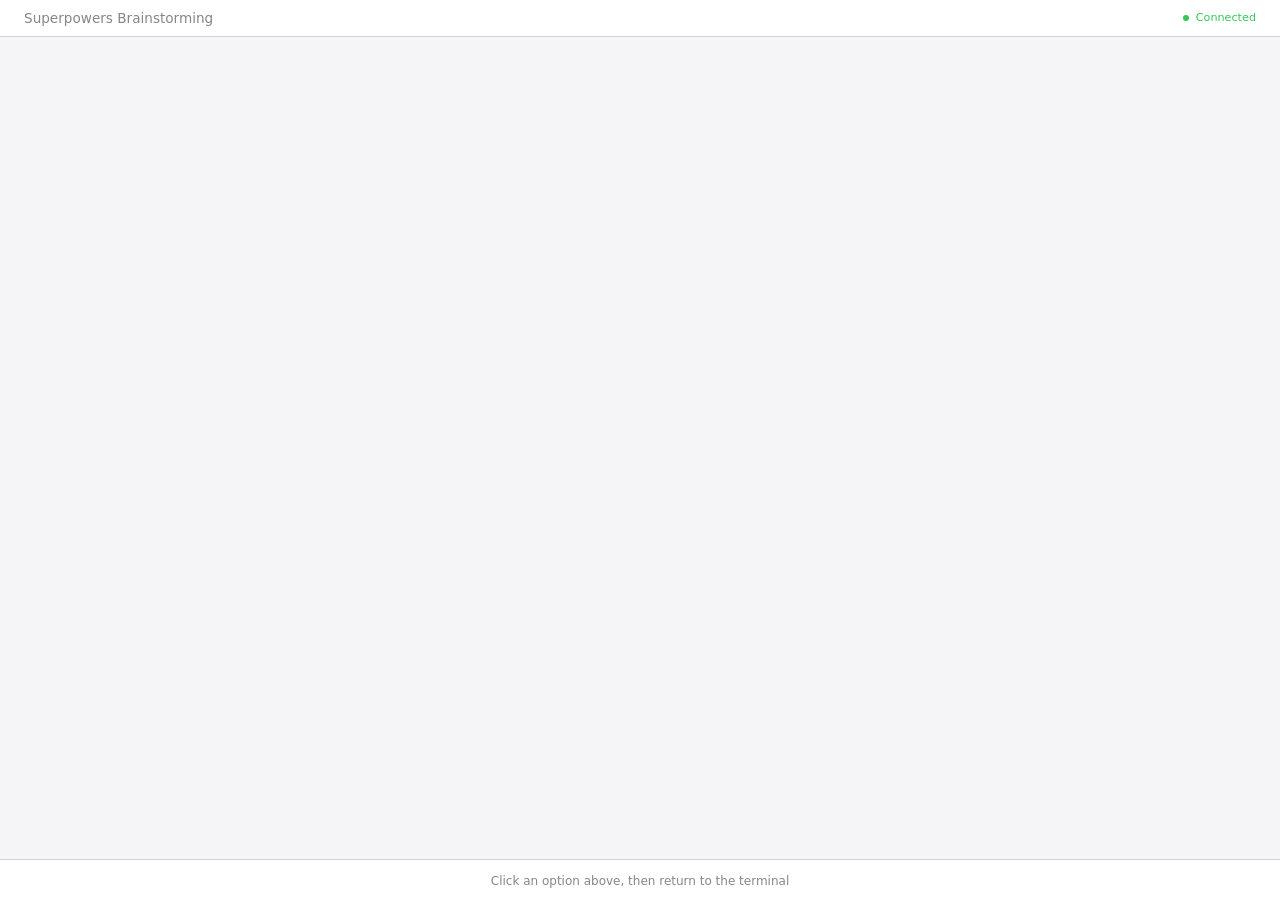
<file: scripts/frame-template.html>
<!DOCTYPE html>
<html>
<head>
  <meta charset="utf-8">
  <title>Superpowers Brainstorming</title>
  <style>
    /*
     * BRAINSTORM COMPANION FRAME TEMPLATE
     *
     * This template provides a consistent frame with:
     * - OS-aware light/dark theming
     * - Fixed header and selection indicator bar
     * - Scrollable main content area
     * - CSS helpers for common UI patterns
     *
     * Content is injected via placeholder comment in #claude-content.
     */

    * { box-sizing: border-box; margin: 0; padding: 0; }
    html, body { height: 100%; overflow: hidden; }

    /* ===== THEME VARIABLES ===== */
    :root {
      --bg-primary: #f5f5f7;
      --bg-secondary: #ffffff;
      --bg-tertiary: #e5e5e7;
      --border: #d1d1d6;
      --text-primary: #1d1d1f;
      --text-secondary: #86868b;
      --text-tertiary: #aeaeb2;
      --accent: #0071e3;
      --accent-hover: #0077ed;
      --success: #34c759;
      --warning: #ff9f0a;
      --error: #ff3b30;
      --selected-bg: #e8f4fd;
      --selected-border: #0071e3;
    }

    @media (prefers-color-scheme: dark) {
      :root {
        --bg-primary: #1d1d1f;
        --bg-secondary: #2d2d2f;
        --bg-tertiary: #3d3d3f;
        --border: #424245;
        --text-primary: #f5f5f7;
        --text-secondary: #86868b;
        --text-tertiary: #636366;
        --accent: #0a84ff;
        --accent-hover: #409cff;
        --selected-bg: rgba(10, 132, 255, 0.15);
        --selected-border: #0a84ff;
      }
    }

    body {
      font-family: system-ui, -apple-system, BlinkMacSystemFont, sans-serif;
      background: var(--bg-primary);
      color: var(--text-primary);
      display: flex;
      flex-direction: column;
      line-height: 1.5;
    }

    /* ===== FRAME STRUCTURE ===== */
    .header {
      background: var(--bg-secondary);
      padding: 0.5rem 1.5rem;
      display: flex;
      justify-content: space-between;
      align-items: center;
      border-bottom: 1px solid var(--border);
      flex-shrink: 0;
    }
    .header h1 { font-size: 0.85rem; font-weight: 500; color: var(--text-secondary); }
    .header .status { font-size: 0.7rem; color: var(--success); display: flex; align-items: center; gap: 0.4rem; }
    .header .status::before { content: ''; width: 6px; height: 6px; background: var(--success); border-radius: 50%; }

    .main { flex: 1; overflow-y: auto; }
    #claude-content { padding: 2rem; min-height: 100%; }

    .indicator-bar {
      background: var(--bg-secondary);
      border-top: 1px solid var(--border);
      padding: 0.5rem 1.5rem;
      flex-shrink: 0;
      text-align: center;
    }
    .indicator-bar span {
      font-size: 0.75rem;
      color: var(--text-secondary);
    }
    .indicator-bar .selected-text {
      color: var(--accent);
      font-weight: 500;
    }

    /* ===== TYPOGRAPHY ===== */
    h2 { font-size: 1.5rem; font-weight: 600; margin-bottom: 0.5rem; }
    h3 { font-size: 1.1rem; font-weight: 600; margin-bottom: 0.25rem; }
    .subtitle { color: var(--text-secondary); margin-bottom: 1.5rem; }
    .section { margin-bottom: 2rem; }
    .label { font-size: 0.7rem; color: var(--text-secondary); text-transform: uppercase; letter-spacing: 0.05em; margin-bottom: 0.5rem; }

    /* ===== OPTIONS (for A/B/C choices) ===== */
    .options { display: flex; flex-direction: column; gap: 0.75rem; }
    .option {
      background: var(--bg-secondary);
      border: 2px solid var(--border);
      border-radius: 12px;
      padding: 1rem 1.25rem;
      cursor: pointer;
      transition: all 0.15s ease;
      display: flex;
      align-items: flex-start;
      gap: 1rem;
    }
    .option:hover { border-color: var(--accent); }
    .option.selected { background: var(--selected-bg); border-color: var(--selected-border); }
    .option .letter {
      background: var(--bg-tertiary);
      color: var(--text-secondary);
      width: 1.75rem; height: 1.75rem;
      border-radius: 6px;
      display: flex; align-items: center; justify-content: center;
      font-weight: 600; font-size: 0.85rem; flex-shrink: 0;
    }
    .option.selected .letter { background: var(--accent); color: white; }
    .option .content { flex: 1; }
    .option .content h3 { font-size: 0.95rem; margin-bottom: 0.15rem; }
    .option .content p { color: var(--text-secondary); font-size: 0.85rem; margin: 0; }

    /* ===== CARDS (for showing designs/mockups) ===== */
    .cards { display: grid; grid-template-columns: repeat(auto-fit, minmax(280px, 1fr)); gap: 1rem; }
    .card {
      background: var(--bg-secondary);
      border: 1px solid var(--border);
      border-radius: 12px;
      overflow: hidden;
      cursor: pointer;
      transition: all 0.15s ease;
    }
    .card:hover { border-color: var(--accent); transform: translateY(-2px); box-shadow: 0 4px 12px rgba(0,0,0,0.1); }
    .card.selected { border-color: var(--selected-border); border-width: 2px; }
    .card-image { background: var(--bg-tertiary); aspect-ratio: 16/10; display: flex; align-items: center; justify-content: center; }
    .card-body { padding: 1rem; }
    .card-body h3 { margin-bottom: 0.25rem; }
    .card-body p { color: var(--text-secondary); font-size: 0.85rem; }

    /* ===== MOCKUP CONTAINER ===== */
    .mockup {
      background: var(--bg-secondary);
      border: 1px solid var(--border);
      border-radius: 12px;
      overflow: hidden;
      margin-bottom: 1.5rem;
    }
    .mockup-header {
      background: var(--bg-tertiary);
      padding: 0.5rem 1rem;
      font-size: 0.75rem;
      color: var(--text-secondary);
      border-bottom: 1px solid var(--border);
    }
    .mockup-body { padding: 1.5rem; }

    /* ===== SPLIT VIEW (side-by-side comparison) ===== */
    .split { display: grid; grid-template-columns: 1fr 1fr; gap: 1.5rem; }
    @media (max-width: 700px) { .split { grid-template-columns: 1fr; } }

    /* ===== PROS/CONS ===== */
    .pros-cons { display: grid; grid-template-columns: 1fr 1fr; gap: 1rem; margin: 1rem 0; }
    .pros, .cons { background: var(--bg-secondary); border-radius: 8px; padding: 1rem; }
    .pros h4 { color: var(--success); font-size: 0.85rem; margin-bottom: 0.5rem; }
    .cons h4 { color: var(--error); font-size: 0.85rem; margin-bottom: 0.5rem; }
    .pros ul, .cons ul { margin-left: 1.25rem; font-size: 0.85rem; color: var(--text-secondary); }
    .pros li, .cons li { margin-bottom: 0.25rem; }

    /* ===== PLACEHOLDER (for mockup areas) ===== */
    .placeholder {
      background: var(--bg-tertiary);
      border: 2px dashed var(--border);
      border-radius: 8px;
      padding: 2rem;
      text-align: center;
      color: var(--text-tertiary);
    }

    /* ===== INLINE MOCKUP ELEMENTS ===== */
    .mock-nav { background: var(--accent); color: white; padding: 0.75rem 1rem; display: flex; gap: 1.5rem; font-size: 0.9rem; }
    .mock-sidebar { background: var(--bg-tertiary); padding: 1rem; min-width: 180px; }
    .mock-content { padding: 1.5rem; flex: 1; }
    .mock-button { background: var(--accent); color: white; border: none; padding: 0.5rem 1rem; border-radius: 6px; font-size: 0.85rem; }
    .mock-input { background: var(--bg-primary); border: 1px solid var(--border); border-radius: 6px; padding: 0.5rem; width: 100%; }
  </style>
</head>
<body>
  <div class="header">
    <h1><a href="https://github.com/obra/superpowers" style="color: inherit; text-decoration: none;">Superpowers Brainstorming</a></h1>
    <div class="status">Connected</div>
  </div>

  <div class="main">
    <div id="claude-content">
      <!-- CONTENT -->
    </div>
  </div>

  <div class="indicator-bar">
    <span id="indicator-text">Click an option above, then return to the terminal</span>
  </div>

</body>
</html>
</file>
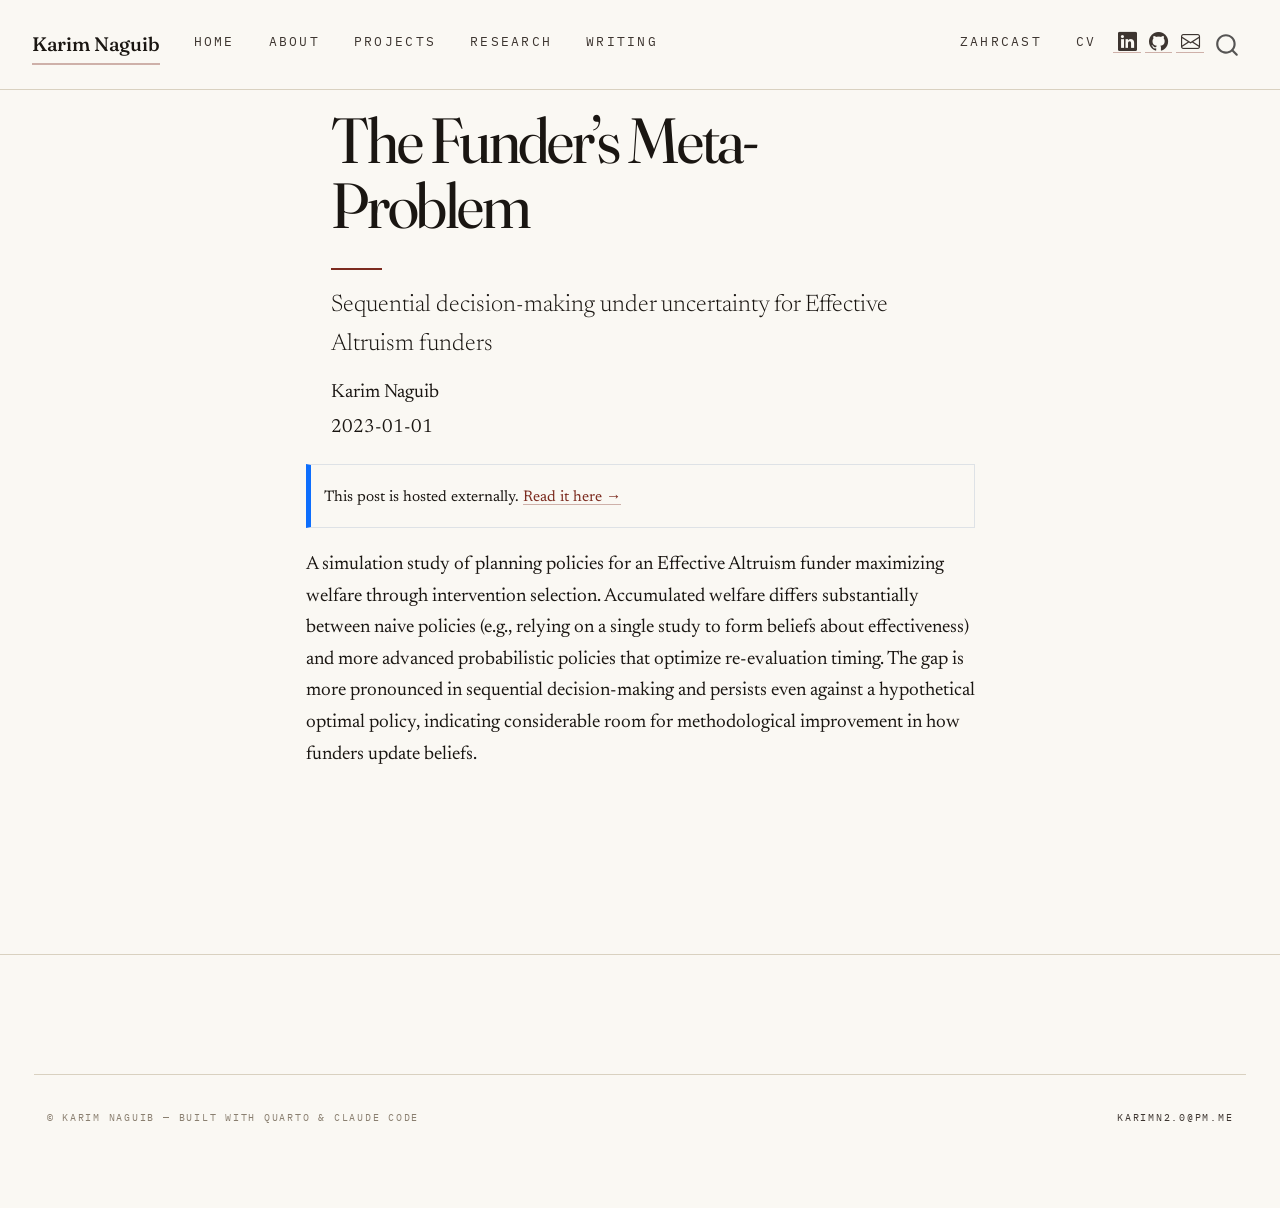
<file: docs/writing/funder-meta-problem.html>
<!DOCTYPE html>
<html xmlns="http://www.w3.org/1999/xhtml" lang="en" xml:lang="en"><head>

<meta charset="utf-8">
<meta name="generator" content="quarto-1.10.18">

<meta name="viewport" content="width=device-width, initial-scale=1.0, user-scalable=yes">

<meta name="author" content="Karim Naguib">
<meta name="dcterms.date" content="2023-01-01">
<meta name="description" content="A simulation study of planning policies for an EA funder maximising welfare through intervention selection. Naive policies based on single-study belief updating perform substantially worse than probabilistic policies that optimise re-evaluation timing, with the gap widening in sequential settings.">

<title>The Funder’s Meta-Problem – Karim Naguib</title>
<style>
/* Default styles provided by pandoc.
** See https://pandoc.org/MANUAL.html#variables-for-html for config info.
*/
span.smallcaps{font-variant: small-caps;}
div.columns{display: flex; gap: 1.5em;}
div.column{flex: auto;}
@media screen {
div.columns{gap: min(4vw, 1.5em);}
div.column{overflow-x: auto;}
}
div.hanging-indent{margin-left: 1.5em; text-indent: -1.5em;}
ul.task-list{list-style: none;}
ul.task-list li input[type="checkbox"] {
  width: 0.8em;
  margin: 0 0.8em 0.2em -1em; /* quarto-specific, see https://github.com/quarto-dev/quarto-cli/issues/4556 */ 
  vertical-align: middle;
}
</style>


<script src="../site_libs/quarto-nav/quarto-nav.js"></script>
<script src="../site_libs/clipboard/clipboard.min.js"></script>
<script src="../site_libs/quarto-search/autocomplete.umd.js"></script>
<script src="../site_libs/quarto-search/fuse.min.js"></script>
<script src="../site_libs/quarto-search/quarto-search.js"></script>
<meta name="quarto:offset" content="../">
<script src="../site_libs/quarto-html/quarto.js" type="module"></script>
<script src="../site_libs/quarto-html/tabsets/tabsets.js" type="module"></script>
<script src="../site_libs/quarto-html/popper.min.js"></script>
<script src="../site_libs/quarto-html/tippy.umd.min.js"></script>
<link href="../site_libs/quarto-html/tippy.css" rel="stylesheet">
<link href="../site_libs/quarto-html/quarto-syntax-highlighting-18541f3eff00accb5677092917291dfc.css" rel="stylesheet" id="quarto-text-highlighting-styles">
<script src="../site_libs/bootstrap/bootstrap.min.js"></script>
<link href="../site_libs/bootstrap/bootstrap-icons.css" rel="stylesheet">
<link href="../site_libs/bootstrap/bootstrap-c601aa3359de7b6fbf7f2604d4eafb6c.min.css" rel="stylesheet" append-hash="true" id="quarto-bootstrap" data-mode="light">
<script id="quarto-search-options" type="application/json">{
  "location": "navbar",
  "copy-button": false,
  "collapse-after": 3,
  "panel-placement": "end",
  "type": "overlay",
  "limit": 50,
  "keyboard-shortcut": [
    "f",
    "/",
    "s"
  ],
  "show-item-context": false,
  "language": {
    "search-no-results-text": "No results",
    "search-matching-documents-text": "matching documents",
    "search-copy-link-title": "Copy link to search",
    "search-hide-matches-text": "Hide additional matches",
    "search-more-match-text": "more match in this document",
    "search-more-matches-text": "more matches in this document",
    "search-clear-button-title": "Clear",
    "search-text-placeholder": "",
    "search-detached-cancel-button-title": "Cancel",
    "search-submit-button-title": "Submit",
    "search-label": "Search"
  }
}</script>
<script data-goatcounter="https://karimn.goatcounter.com/count" async="" src="//gc.zgo.at/count.js"></script>


<link rel="stylesheet" href="../styles.css">
<meta property="og:title" content="The Funder’s Meta-Problem – Karim Naguib">
<meta property="og:description" content="A simulation study of planning policies for an EA funder maximising welfare through intervention selection. Naive policies based on single-study belief updating perform substantially worse than probabilistic policies that optimise re-evaluation timing, with the gap widening in sequential settings.">
<meta property="og:image" content="https://karimn.co/og-image.png">
<meta property="og:site_name" content="Karim Naguib">
<meta property="og:image:height" content="630">
<meta property="og:image:width" content="1200">
</head>

<body class="nav-fixed fullcontent quarto-light">

<div id="quarto-search-results"></div>
  <header id="quarto-header" class="headroom fixed-top">
    <nav class="navbar navbar-expand-lg " data-bs-theme="dark">
      <div class="navbar-container container-fluid">
      <div class="navbar-brand-container mx-auto">
    <a class="navbar-brand" href="../index.html">
    <span class="navbar-title">Karim Naguib</span>
    </a>
  </div>
            <div id="quarto-search" class="" title="Search"></div>
          <button class="navbar-toggler" type="button" data-bs-toggle="collapse" data-bs-target="#navbarCollapse" aria-controls="navbarCollapse" role="menu" aria-expanded="false" aria-label="Toggle navigation" onclick="if (window.quartoToggleHeadroom) { window.quartoToggleHeadroom(); }">
  <span class="navbar-toggler-icon"></span>
</button>
          <div class="collapse navbar-collapse" id="navbarCollapse">
            <ul class="navbar-nav navbar-nav-scroll me-auto">
  <li class="nav-item">
    <a class="nav-link" href="../index.html"> 
<span class="menu-text">Home</span></a>
  </li>  
  <li class="nav-item">
    <a class="nav-link" href="../about.html"> 
<span class="menu-text">About</span></a>
  </li>  
  <li class="nav-item">
    <a class="nav-link" href="../projects.html"> 
<span class="menu-text">Projects</span></a>
  </li>  
  <li class="nav-item">
    <a class="nav-link" href="../research.html"> 
<span class="menu-text">Research</span></a>
  </li>  
  <li class="nav-item">
    <a class="nav-link" href="../writing/index.html"> 
<span class="menu-text">Writing</span></a>
  </li>  
</ul>
            <ul class="navbar-nav navbar-nav-scroll ms-auto">
  <li class="nav-item">
    <a class="nav-link" href="https://zahrcast.com"> 
<span class="menu-text">zahrcast</span></a>
  </li>  
  <li class="nav-item">
    <a class="nav-link" href="../cv.pdf"> 
<span class="menu-text">CV</span></a>
  </li>  
</ul>
          </div> <!-- /navcollapse -->
            <div class="quarto-navbar-tools tools-wide">
    <a href="https://www.linkedin.com/in/karnag" title="" class="quarto-navigation-tool px-1" aria-label=""><i class="bi bi-linkedin"></i></a>
    <a href="https://www.github.com/karimn" title="" class="quarto-navigation-tool px-1" aria-label=""><i class="bi bi-github"></i></a>
    <a href="mailto:karimn2.0@pm.me" title="" class="quarto-navigation-tool px-1" aria-label=""><i class="bi bi-envelope"></i></a>
</div>
      </div> <!-- /container-fluid -->
    </nav>
</header>
<!-- content -->
<div id="quarto-content" class="quarto-container page-columns page-rows-contents page-layout-article page-navbar">
<!-- sidebar -->
<!-- margin-sidebar -->
    
<!-- main -->
<main class="content" id="quarto-document-content"><header id="title-block-header" class="quarto-title-block"><h1 class="title display-7">The Funder’s Meta-Problem</h1></header>

<header id="title-block-header">

<p class="subtitle lead">Sequential decision-making under uncertainty for Effective Altruism funders</p>
<p class="author">Karim Naguib</p>

<p class="date">2023-01-01</p>
</header>


<div class="callout callout-style-simple callout-note no-icon">
<div class="callout-body d-flex">
<div class="callout-icon-container">
<i class="callout-icon no-icon"></i>
</div>
<div class="callout-body-container">
<p>This post is hosted externally. <a href="https://karimn.co/effective-funding/funder-meta-problem-1.html">Read it here →</a></p>
</div>
</div>
</div>
<p>A simulation study of planning policies for an Effective Altruism funder maximizing welfare through intervention selection. Accumulated welfare differs substantially between naive policies (e.g., relying on a single study to form beliefs about effectiveness) and more advanced probabilistic policies that optimize re-evaluation timing. The gap is more pronounced in sequential decision-making and persists even against a hypothetical optimal policy, indicating considerable room for methodological improvement in how funders update beliefs.</p>



</main> <!-- /main -->
<script id="quarto-html-after-body" type="application/javascript">
  window.document.addEventListener("DOMContentLoaded", function (event) {
    const isCodeAnnotation = (el) => {
      for (const clz of el.classList) {
        if (clz.startsWith('code-annotation-')) {                     
          return true;
        }
      }
      return false;
    }
    const onCopySuccess = function(e) {
      // button target
      const button = e.trigger;
      // don't keep focus
      button.blur();
      // flash "checked"
      button.classList.add('code-copy-button-checked');
      var currentTitle = button.getAttribute("title");
      button.setAttribute("title", "Copied!");
      let tooltip;
      if (window.bootstrap) {
        button.setAttribute("data-bs-toggle", "tooltip");
        button.setAttribute("data-bs-placement", "left");
        button.setAttribute("data-bs-title", "Copied!");
        tooltip = new bootstrap.Tooltip(button, 
          { trigger: "manual", 
            customClass: "code-copy-button-tooltip",
            offset: [0, -8]});
        tooltip.show();    
      }
      setTimeout(function() {
        if (tooltip) {
          tooltip.hide();
          button.removeAttribute("data-bs-title");
          button.removeAttribute("data-bs-toggle");
          button.removeAttribute("data-bs-placement");
        }
        button.setAttribute("title", currentTitle);
        button.classList.remove('code-copy-button-checked');
      }, 1000);
      // clear code selection
      e.clearSelection();
    }
    const getTextToCopy = function(trigger) {
      const outerScaffold = trigger.parentElement.cloneNode(true);
      const codeEl = outerScaffold.querySelector('code');
      for (const childEl of codeEl.children) {
        if (isCodeAnnotation(childEl)) {
          childEl.remove();
        }
      }
      return codeEl.innerText;
    }
    const clipboard = new window.ClipboardJS('.code-copy-button:not([data-in-quarto-modal])', {
      text: getTextToCopy
    });
    clipboard.on('success', onCopySuccess);
    if (window.document.getElementById('quarto-embedded-source-code-modal')) {
      const clipboardModal = new window.ClipboardJS('.code-copy-button[data-in-quarto-modal]', {
        text: getTextToCopy,
        container: window.document.getElementById('quarto-embedded-source-code-modal')
      });
      clipboardModal.on('success', onCopySuccess);
    }
      var localhostRegex = new RegExp(/^(?:http|https):\/\/localhost\:?[0-9]*\//);
      var mailtoRegex = new RegExp(/^mailto:/);
        var filterRegex = new RegExp("https:\/\/karimn\.co");
      var isInternal = (href) => {
          return filterRegex.test(href) || localhostRegex.test(href) || mailtoRegex.test(href);
      }
      // Inspect non-navigation links and adorn them if external
     var links = window.document.querySelectorAll('a[href]:not(.nav-link):not(.navbar-brand):not(.toc-action):not(.sidebar-link):not(.sidebar-item-toggle):not(.pagination-link):not(.no-external):not([aria-hidden]):not(.dropdown-item):not(.quarto-navigation-tool):not(.about-link)');
      for (var i=0; i<links.length; i++) {
        const link = links[i];
        if (!isInternal(link.href)) {
          // undo the damage that might have been done by quarto-nav.js in the case of
          // links that we want to consider external
          if (link.dataset.originalHref !== undefined) {
            link.href = link.dataset.originalHref;
          }
        }
      }
    function tippyHover(el, contentFn, onTriggerFn, onUntriggerFn) {
      const config = {
        allowHTML: true,
        maxWidth: 500,
        delay: 100,
        arrow: false,
        appendTo: function(el) {
            return el.parentElement;
        },
        interactive: true,
        interactiveBorder: 10,
        theme: 'quarto',
        placement: 'bottom-start',
      };
      if (contentFn) {
        config.content = contentFn;
      }
      if (onTriggerFn) {
        config.onTrigger = onTriggerFn;
      }
      if (onUntriggerFn) {
        config.onUntrigger = onUntriggerFn;
      }
      window.tippy(el, config); 
    }
    const noterefs = window.document.querySelectorAll('a[role="doc-noteref"]');
    for (var i=0; i<noterefs.length; i++) {
      const ref = noterefs[i];
      tippyHover(ref, function() {
        // use id or data attribute instead here
        let href = ref.getAttribute('data-footnote-href') || ref.getAttribute('href');
        try { href = new URL(href).hash; } catch {}
        const id = href.replace(/^#\/?/, "");
        const note = window.document.getElementById(id);
        if (note) {
          return note.innerHTML;
        } else {
          return "";
        }
      });
    }
    const xrefs = window.document.querySelectorAll('a.quarto-xref');
    const processXRef = (id, note) => {
      // Strip column container classes
      const stripColumnClz = (el) => {
        el.classList.remove("page-full", "page-columns");
        if (el.children) {
          for (const child of el.children) {
            stripColumnClz(child);
          }
        }
      }
      stripColumnClz(note)
      if (id === null || id.startsWith('sec-')) {
        // Special case sections, only their first couple elements
        const container = document.createElement("div");
        if (note.children && note.children.length > 2) {
          container.appendChild(note.children[0].cloneNode(true));
          for (let i = 1; i < note.children.length; i++) {
            const child = note.children[i];
            if (child.tagName === "P" && child.innerText === "") {
              continue;
            } else {
              container.appendChild(child.cloneNode(true));
              break;
            }
          }
          if (window.Quarto?.typesetMath) {
            window.Quarto.typesetMath(container);
          }
          return container.innerHTML
        } else {
          if (window.Quarto?.typesetMath) {
            window.Quarto.typesetMath(note);
          }
          return note.innerHTML;
        }
      } else {
        // Remove any anchor links if they are present
        const anchorLink = note.querySelector('a.anchorjs-link');
        if (anchorLink) {
          anchorLink.remove();
        }
        if (window.Quarto?.typesetMath) {
          window.Quarto.typesetMath(note);
        }
        if (note.classList.contains("callout")) {
          return note.outerHTML;
        } else {
          return note.innerHTML;
        }
      }
    }
    for (var i=0; i<xrefs.length; i++) {
      const xref = xrefs[i];
      tippyHover(xref, undefined, function(instance) {
        instance.disable();
        let url = xref.getAttribute('href');
        let hash = undefined; 
        if (url.startsWith('#')) {
          hash = url;
        } else {
          try { hash = new URL(url).hash; } catch {}
        }
        if (hash) {
          const id = hash.replace(/^#\/?/, "");
          const note = window.document.getElementById(id);
          if (note !== null) {
            try {
              const html = processXRef(id, note.cloneNode(true));
              instance.setContent(html);
            } finally {
              instance.enable();
              instance.show();
            }
          } else {
            // See if we can fetch this
            fetch(url.split('#')[0])
            .then(res => res.text())
            .then(html => {
              const parser = new DOMParser();
              const htmlDoc = parser.parseFromString(html, "text/html");
              const note = htmlDoc.getElementById(id);
              if (note !== null) {
                const html = processXRef(id, note);
                instance.setContent(html);
              } 
            }).finally(() => {
              instance.enable();
              instance.show();
            });
          }
        } else {
          // See if we can fetch a full url (with no hash to target)
          // This is a special case and we should probably do some content thinning / targeting
          fetch(url)
          .then(res => res.text())
          .then(html => {
            const parser = new DOMParser();
            const htmlDoc = parser.parseFromString(html, "text/html");
            const note = htmlDoc.querySelector('main.content');
            if (note !== null) {
              // This should only happen for chapter cross references
              // (since there is no id in the URL)
              // remove the first header
              if (note.children.length > 0 && note.children[0].tagName === "HEADER") {
                note.children[0].remove();
              }
              const html = processXRef(null, note);
              instance.setContent(html);
            } 
          }).finally(() => {
            instance.enable();
            instance.show();
          });
        }
      }, function(instance) {
      });
    }
        let selectedAnnoteEl;
        const selectorForAnnotation = ( cell, annotation) => {
          let cellAttr = 'data-code-cell="' + cell + '"';
          let lineAttr = 'data-code-annotation="' +  annotation + '"';
          const selector = 'span[' + cellAttr + '][' + lineAttr + ']';
          return selector;
        }
        const selectCodeLines = (annoteEl) => {
          const doc = window.document;
          const targetCell = annoteEl.getAttribute("data-target-cell");
          const targetAnnotation = annoteEl.getAttribute("data-target-annotation");
          const annoteSpan = window.document.querySelector(selectorForAnnotation(targetCell, targetAnnotation));
          const lines = annoteSpan.getAttribute("data-code-lines").split(",");
          const lineIds = lines.map((line) => {
            return targetCell + "-" + line;
          })
          let top = null;
          let height = null;
          let parent = null;
          if (lineIds.length > 0) {
              //compute the position of the single el (top and bottom and make a div)
              const el = window.document.getElementById(lineIds[0]);
              top = el.offsetTop;
              height = el.offsetHeight;
              parent = el.parentElement.parentElement;
            if (lineIds.length > 1) {
              const lastEl = window.document.getElementById(lineIds[lineIds.length - 1]);
              const bottom = lastEl.offsetTop + lastEl.offsetHeight;
              height = bottom - top;
            }
            if (top !== null && height !== null && parent !== null) {
              // cook up a div (if necessary) and position it 
              let div = window.document.getElementById("code-annotation-line-highlight");
              if (div === null) {
                div = window.document.createElement("div");
                div.setAttribute("id", "code-annotation-line-highlight");
                div.style.position = 'absolute';
                parent.appendChild(div);
              }
              div.style.top = top - 2 + "px";
              div.style.height = height + 4 + "px";
              div.style.left = 0;
              let gutterDiv = window.document.getElementById("code-annotation-line-highlight-gutter");
              if (gutterDiv === null) {
                gutterDiv = window.document.createElement("div");
                gutterDiv.setAttribute("id", "code-annotation-line-highlight-gutter");
                gutterDiv.style.position = 'absolute';
                const codeCell = window.document.getElementById(targetCell);
                const gutter = codeCell.querySelector('.code-annotation-gutter');
                gutter.appendChild(gutterDiv);
              }
              gutterDiv.style.top = top - 2 + "px";
              gutterDiv.style.height = height + 4 + "px";
            }
            selectedAnnoteEl = annoteEl;
          }
        };
        const unselectCodeLines = () => {
          const elementsIds = ["code-annotation-line-highlight", "code-annotation-line-highlight-gutter"];
          elementsIds.forEach((elId) => {
            const div = window.document.getElementById(elId);
            if (div) {
              div.remove();
            }
          });
          selectedAnnoteEl = undefined;
        };
          // Handle positioning of the toggle
      window.addEventListener(
        "resize",
        throttle(() => {
          elRect = undefined;
          if (selectedAnnoteEl) {
            selectCodeLines(selectedAnnoteEl);
          }
        }, 10)
      );
      function throttle(fn, ms) {
      let throttle = false;
      let timer;
        return (...args) => {
          if(!throttle) { // first call gets through
              fn.apply(this, args);
              throttle = true;
          } else { // all the others get throttled
              if(timer) clearTimeout(timer); // cancel #2
              timer = setTimeout(() => {
                fn.apply(this, args);
                timer = throttle = false;
              }, ms);
          }
        };
      }
        // Attach click handler to the DT
        const annoteDls = window.document.querySelectorAll('dt[data-target-cell]');
        for (const annoteDlNode of annoteDls) {
          annoteDlNode.addEventListener('click', (event) => {
            const clickedEl = event.target;
            if (clickedEl !== selectedAnnoteEl) {
              unselectCodeLines();
              const activeEl = window.document.querySelector('dt[data-target-cell].code-annotation-active');
              if (activeEl) {
                activeEl.classList.remove('code-annotation-active');
              }
              selectCodeLines(clickedEl);
              clickedEl.classList.add('code-annotation-active');
            } else {
              // Unselect the line
              unselectCodeLines();
              clickedEl.classList.remove('code-annotation-active');
            }
          });
        }
    const findCites = (el) => {
      const parentEl = el.parentElement;
      if (parentEl) {
        const cites = parentEl.dataset.cites;
        if (cites) {
          return {
            el,
            cites: cites.split(' ')
          };
        } else {
          return findCites(el.parentElement)
        }
      } else {
        return undefined;
      }
    };
    var bibliorefs = window.document.querySelectorAll('a[role="doc-biblioref"]');
    for (var i=0; i<bibliorefs.length; i++) {
      const ref = bibliorefs[i];
      const citeInfo = findCites(ref);
      if (citeInfo) {
        tippyHover(citeInfo.el, function() {
          var popup = window.document.createElement('div');
          citeInfo.cites.forEach(function(cite) {
            var citeDiv = window.document.createElement('div');
            citeDiv.classList.add('hanging-indent');
            citeDiv.classList.add('csl-entry');
            var biblioDiv = window.document.getElementById('ref-' + cite);
            if (biblioDiv) {
              citeDiv.innerHTML = biblioDiv.innerHTML;
            }
            popup.appendChild(citeDiv);
          });
          return popup.innerHTML;
        });
      }
    }
  });
  </script>
</div> <!-- /content -->
<footer class="footer">
  <div class="nav-footer">
    <div class="nav-footer-left">
<p>© Karim Naguib — Built with Quarto &amp; Claude Code</p>
</div>   
    <div class="nav-footer-center">
      &nbsp;
    </div>
    <div class="nav-footer-right">
<p><a href="mailto:karimn2.0@pm.me">karimn2.0@pm.me</a></p>
</div>
  </div>
</footer>




</body></html>
</file>
<file: docs/site_libs/quarto-html/tippy.css>
.tippy-box[data-animation=fade][data-state=hidden]{opacity:0}[data-tippy-root]{max-width:calc(100vw - 10px)}.tippy-box{position:relative;background-color:#333;color:#fff;border-radius:4px;font-size:14px;line-height:1.4;white-space:normal;outline:0;transition-property:transform,visibility,opacity}.tippy-box[data-placement^=top]>.tippy-arrow{bottom:0}.tippy-box[data-placement^=top]>.tippy-arrow:before{bottom:-7px;left:0;border-width:8px 8px 0;border-top-color:initial;transform-origin:center top}.tippy-box[data-placement^=bottom]>.tippy-arrow{top:0}.tippy-box[data-placement^=bottom]>.tippy-arrow:before{top:-7px;left:0;border-width:0 8px 8px;border-bottom-color:initial;transform-origin:center bottom}.tippy-box[data-placement^=left]>.tippy-arrow{right:0}.tippy-box[data-placement^=left]>.tippy-arrow:before{border-width:8px 0 8px 8px;border-left-color:initial;right:-7px;transform-origin:center left}.tippy-box[data-placement^=right]>.tippy-arrow{left:0}.tippy-box[data-placement^=right]>.tippy-arrow:before{left:-7px;border-width:8px 8px 8px 0;border-right-color:initial;transform-origin:center right}.tippy-box[data-inertia][data-state=visible]{transition-timing-function:cubic-bezier(.54,1.5,.38,1.11)}.tippy-arrow{width:16px;height:16px;color:#333}.tippy-arrow:before{content:"";position:absolute;border-color:transparent;border-style:solid}.tippy-content{position:relative;padding:5px 9px;z-index:1}
</file>
<file: docs/site_libs/quarto-html/quarto-syntax-highlighting-18541f3eff00accb5677092917291dfc.css>
/* quarto syntax highlight colors */
:root {
  --quarto-hl-ot-color: #003B4F;
  --quarto-hl-at-color: #657422;
  --quarto-hl-ss-color: #20794D;
  --quarto-hl-an-color: #5E5E5E;
  --quarto-hl-fu-color: #4758AB;
  --quarto-hl-st-color: #20794D;
  --quarto-hl-cf-color: #003B4F;
  --quarto-hl-op-color: #5E5E5E;
  --quarto-hl-er-color: #AD0000;
  --quarto-hl-bn-color: #AD0000;
  --quarto-hl-al-color: #AD0000;
  --quarto-hl-va-color: #111111;
  --quarto-hl-bu-color: inherit;
  --quarto-hl-ex-color: inherit;
  --quarto-hl-pp-color: #AD0000;
  --quarto-hl-in-color: #5E5E5E;
  --quarto-hl-vs-color: #20794D;
  --quarto-hl-wa-color: #5E5E5E;
  --quarto-hl-do-color: #5E5E5E;
  --quarto-hl-im-color: #00769E;
  --quarto-hl-ch-color: #20794D;
  --quarto-hl-dt-color: #AD0000;
  --quarto-hl-fl-color: #AD0000;
  --quarto-hl-co-color: #5E5E5E;
  --quarto-hl-cv-color: #5E5E5E;
  --quarto-hl-cn-color: #8f5902;
  --quarto-hl-sc-color: #5E5E5E;
  --quarto-hl-dv-color: #AD0000;
  --quarto-hl-kw-color: #003B4F;
}

/* other quarto variables */
:root {
  --quarto-font-monospace: "IBM Plex Mono", "SF Mono", Menlo, monospace;
}

/* syntax highlight based on Pandoc's rules */
pre > code.sourceCode > span {
  color: #003B4F;
}

code.sourceCode > span {
  color: #003B4F;
}

div.sourceCode,
div.sourceCode pre.sourceCode {
  color: #003B4F;
}

/* Normal */
code span {
  color: #003B4F;
}

/* Alert */
code span.al {
  color: #AD0000;
  font-style: inherit;
}

/* Annotation */
code span.an {
  color: #5E5E5E;
  font-style: inherit;
}

/* Attribute */
code span.at {
  color: #657422;
  font-style: inherit;
}

/* BaseN */
code span.bn {
  color: #AD0000;
  font-style: inherit;
}

/* BuiltIn */
code span.bu {
  font-style: inherit;
}

/* ControlFlow */
code span.cf {
  color: #003B4F;
  font-weight: bold;
  font-style: inherit;
}

/* Char */
code span.ch {
  color: #20794D;
  font-style: inherit;
}

/* Constant */
code span.cn {
  color: #8f5902;
  font-style: inherit;
}

/* Comment */
code span.co {
  color: #5E5E5E;
  font-style: inherit;
}

/* CommentVar */
code span.cv {
  color: #5E5E5E;
  font-style: italic;
}

/* Documentation */
code span.do {
  color: #5E5E5E;
  font-style: italic;
}

/* DataType */
code span.dt {
  color: #AD0000;
  font-style: inherit;
}

/* DecVal */
code span.dv {
  color: #AD0000;
  font-style: inherit;
}

/* Error */
code span.er {
  color: #AD0000;
  font-style: inherit;
}

/* Extension */
code span.ex {
  font-style: inherit;
}

/* Float */
code span.fl {
  color: #AD0000;
  font-style: inherit;
}

/* Function */
code span.fu {
  color: #4758AB;
  font-style: inherit;
}

/* Import */
code span.im {
  color: #00769E;
  font-style: inherit;
}

/* Information */
code span.in {
  color: #5E5E5E;
  font-style: inherit;
}

/* Keyword */
code span.kw {
  color: #003B4F;
  font-weight: bold;
  font-style: inherit;
}

/* Operator */
code span.op {
  color: #5E5E5E;
  font-style: inherit;
}

/* Other */
code span.ot {
  color: #003B4F;
  font-style: inherit;
}

/* Preprocessor */
code span.pp {
  color: #AD0000;
  font-style: inherit;
}

/* SpecialChar */
code span.sc {
  color: #5E5E5E;
  font-style: inherit;
}

/* SpecialString */
code span.ss {
  color: #20794D;
  font-style: inherit;
}

/* String */
code span.st {
  color: #20794D;
  font-style: inherit;
}

/* Variable */
code span.va {
  color: #111111;
  font-style: inherit;
}

/* VerbatimString */
code span.vs {
  color: #20794D;
  font-style: inherit;
}

/* Warning */
code span.wa {
  color: #5E5E5E;
  font-style: italic;
}

.prevent-inlining {
  content: "</";
}

/*# sourceMappingURL=d7366c7dee8dccfeb5cf13672b3d1ffd.css.map */
</file>
<file: docs/styles.css>
/* css styles */

/* Figures produced by Quarto's `julia` engine are emitted as bare <img> tags
   carrying only `.figure-img` — unlike the knitr engine's, they do not get
   Bootstrap's `.img-fluid`, and a chunk's `out-width` option produces no width
   style on them. A figure rendered at fig-width 10in therefore lands at its
   natural pixel size and pushes the page wider than the measure, so the whole
   article scrolls sideways.

   Constrained here rather than per-post: any future Julia-engine figure would
   hit the same thing. `height: auto` keeps the aspect ratio once width is
   capped. */
figure img,
.figure-img,
.quarto-figure img {
  max-width: 100%;
  height: auto;
}

/* Wide figures (multi-panel grids) that need more room than the reading
   measure, without using Quarto's `column: page` chunk option.

   `column: page` was tried first and rejected: a single use of it switches the
   WHOLE page into Quarto's `page-columns` CSS grid, which reserves a margin
   track on each side. With `toc: true` the right track takes the TOC and the
   left one is simply left empty, and the body-content track ends up NARROWER
   than the ordinary centred article — so the prose got tighter and a dead
   left margin appeared, to widen three figures.

   This stays out of that grid entirely. The block is centred on the text
   column and allowed to overhang it symmetrically, capped so it never causes
   a horizontal scrollbar (100vw would, once a vertical scrollbar is present —
   hence 96vw). */
.wide-figure {
  width: min(1180px, 94vw);
  margin-left: 50%;
  transform: translateX(-50%);
}

.wide-figure figure {
  margin-left: 0;
  margin-right: 0;
}

/* Below the breakpoint there is no spare room to overhang into, so collapse
   the break-out rather than letting it fight the viewport. */
@media (max-width: 768px) {
  .wide-figure {
    width: 100%;
    margin-left: 0;
    transform: none;
  }
}
</file>
